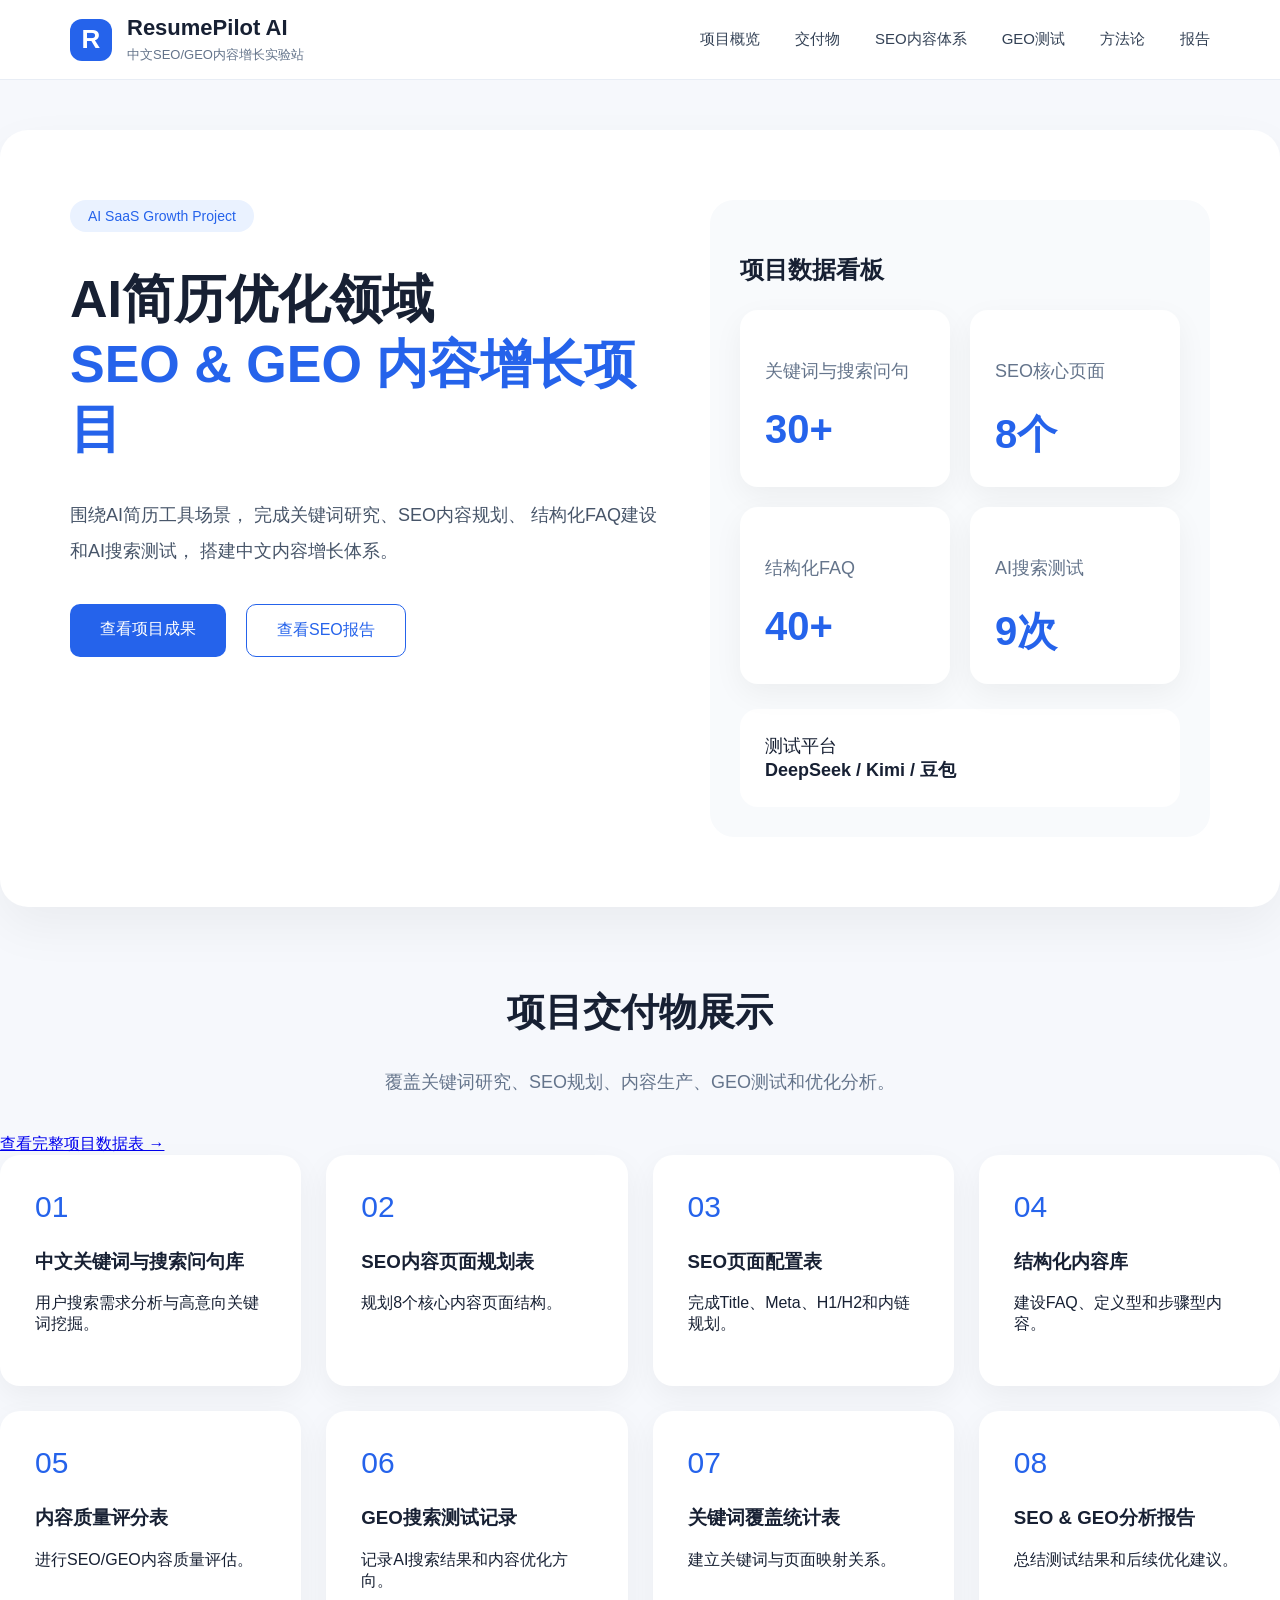
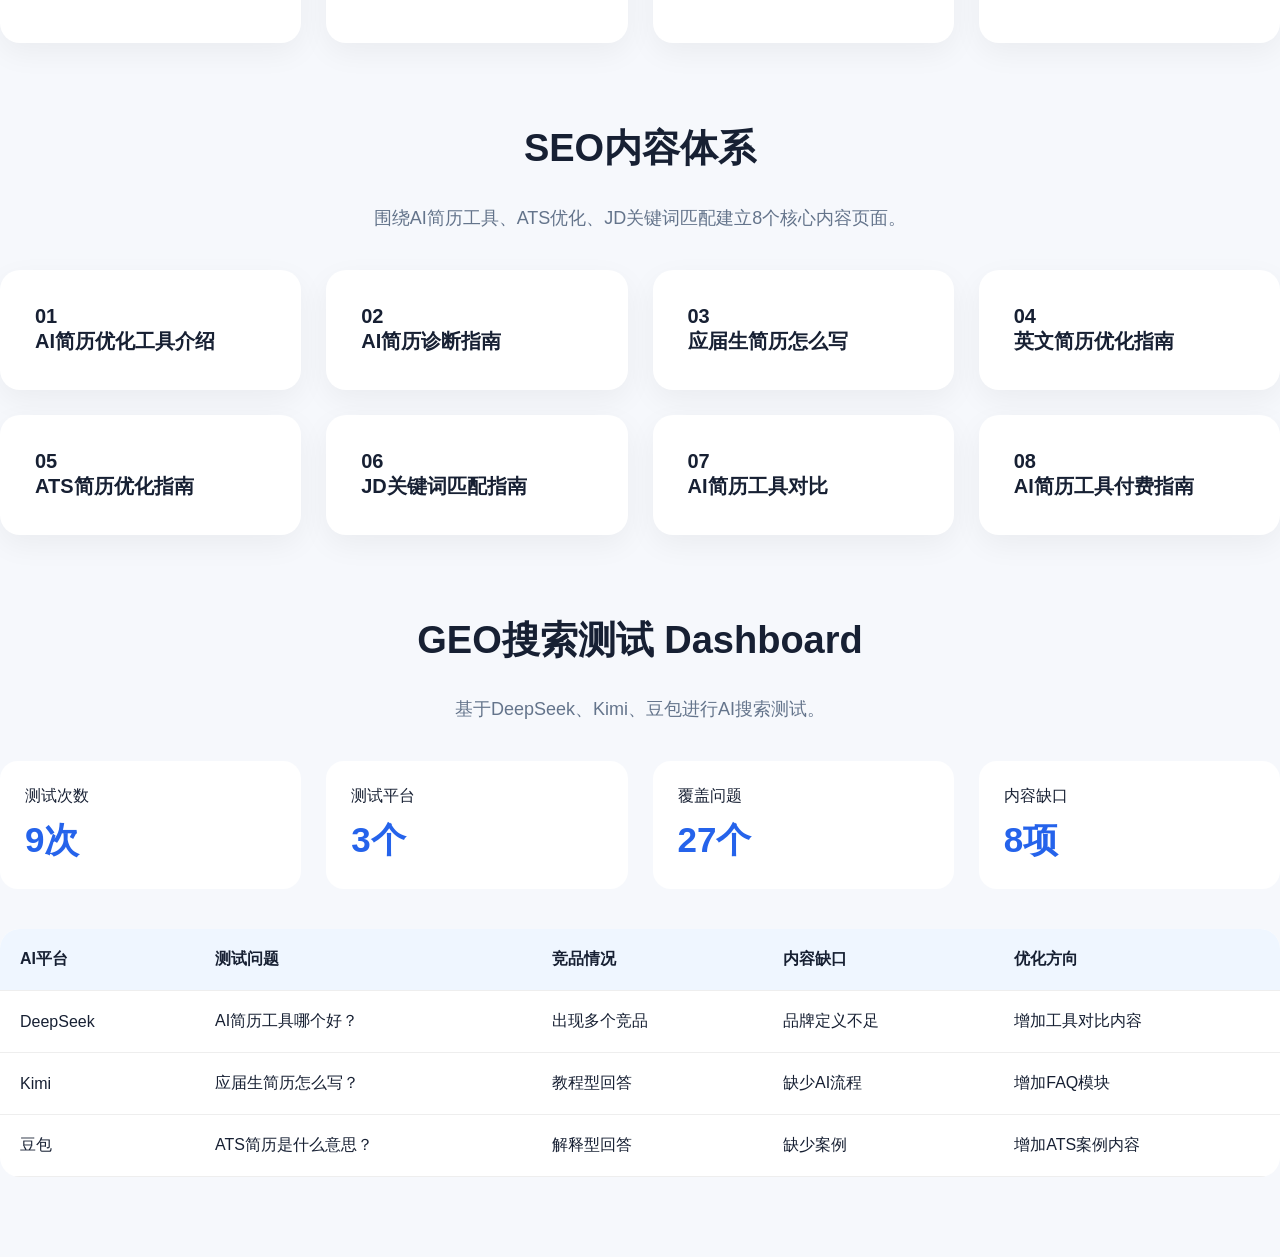
<file: index.html>
<!DOCTYPE html>
<html lang="zh-CN">

<head>

<meta charset="UTF-8">

<meta name="viewport" content="width=device-width, initial-scale=1.0">


<title>
ResumePilot AI | SEO & GEO 内容增长项目
</title>


<meta name="description" content="
ResumePilot AI 中文SEO/GEO内容增长实验站，展示AI简历工具领域关键词研究、SEO内容规划、结构化FAQ建设和AI搜索测试。
">


<link rel="stylesheet" href="assets/style.css">


</head>


<body>



<header class="navbar">


<div class="logo-area">


<div class="logo-icon">
R
</div>


<div>

<h1>
ResumePilot AI
</h1>


<p>
中文SEO/GEO内容增长实验站
</p>


</div>


</div>





<nav>

<a href="#overview">
项目概览
</a>


<a href="#deliverables">
交付物
</a>


<a href="#content">
SEO内容体系
</a>


<a href="#geo">
GEO测试
</a>


<a href="#method">
方法论
</a>


<a href="#report">
报告
</a>


</nav>


</header>







<section class="hero" id="overview">



<div class="hero-left">



<div class="tag">
AI SaaS Growth Project
</div>



<h2>

AI简历优化领域

<br>

<span>
SEO & GEO 内容增长项目
</span>

</h2>





<p>

围绕AI简历工具场景，
完成关键词研究、SEO内容规划、
结构化FAQ建设和AI搜索测试，
搭建中文内容增长体系。

</p>





<div class="buttons">


<a class="primary" href="#deliverables">

查看项目成果

</a>



<a class="secondary" href="report/ResumePilot_AI_SEO_GEO_项目分析报告.pdf">

查看SEO报告

</a>


</div>



</div>









<div class="dashboard">


<h3>
项目数据看板
</h3>





<div class="stats">


<div class="stat-card">

<p>
关键词与搜索问句
</p>

<strong>
30+
</strong>

</div>





<div class="stat-card">

<p>
SEO核心页面
</p>

<strong>
8个
</strong>

</div>





<div class="stat-card">

<p>
结构化FAQ
</p>

<strong>
40+
</strong>

</div>





<div class="stat-card">

<p>
AI搜索测试
</p>

<strong>
9次
</strong>

</div>



</div>





<div class="platform-card">

测试平台

<br>

<b>
DeepSeek / Kimi / 豆包
</b>


</div>


</div>


</section>
<section id="deliverables" class="section">


<h2>
项目交付物展示
</h2>


<p class="desc">

覆盖关键词研究、SEO规划、内容生产、GEO测试和优化分析。

</p>
<div class="file-buttons">

<a href="files/ResumePilot_SEO_GEO_Project_Data.xlsx">
查看完整项目数据表 →
</a>

</div>



<div class="grid">



<div class="box">

<span>
01
</span>

<h3>
中文关键词与搜索问句库
</h3>

<p>
用户搜索需求分析与高意向关键词挖掘。
</p>

</div>





<div class="box">

<span>
02
</span>

<h3>
SEO内容页面规划表
</h3>

<p>
规划8个核心内容页面结构。
</p>

</div>





<div class="box">

<span>
03
</span>

<h3>
SEO页面配置表
</h3>

<p>
完成Title、Meta、H1/H2和内链规划。
</p>

</div>





<div class="box">

<span>
04
</span>

<h3>
结构化内容库
</h3>

<p>
建设FAQ、定义型和步骤型内容。
</p>

</div>





<div class="box">

<span>
05
</span>

<h3>
内容质量评分表
</h3>

<p>
进行SEO/GEO内容质量评估。
</p>

</div>





<div class="box">

<span>
06
</span>

<h3>
GEO搜索测试记录
</h3>

<p>
记录AI搜索结果和内容优化方向。
</p>

</div>





<div class="box">

<span>
07
</span>

<h3>
关键词覆盖统计表
</h3>

<p>
建立关键词与页面映射关系。
</p>

</div>





<div class="box">

<span>
08
</span>

<h3>
SEO & GEO分析报告
</h3>

<p>
总结测试结果和后续优化建议。
</p>

</div>




</div>


</section>









<section id="content" class="section">


<h2>
SEO内容体系
</h2>


<p class="desc">

围绕AI简历工具、ATS优化、JD关键词匹配建立8个核心内容页面。

</p>





<div class="content-grid">



<a href="pages/ai-resume-tool.html">

01

<br>

AI简历优化工具介绍

</a>




<a href="pages/ai-resume-diagnosis.html">

02

<br>

AI简历诊断指南

</a>





<a href="pages/fresh-graduate-resume.html">

03

<br>

应届生简历怎么写

</a>





<a href="pages/english-resume-guide.html">

04

<br>

英文简历优化指南

</a>





<a href="pages/ats-resume-guide.html">

05

<br>

ATS简历优化指南

</a>





<a href="pages/jd-keyword-match.html">

06

<br>

JD关键词匹配指南

</a>





<a href="pages/ai-resume-comparison.html">

07

<br>

AI简历工具对比

</a>





<a href="pages/ai-resume-price-guide.html">

08

<br>

AI简历工具付费指南

</a>




</div>


</section>









<section id="geo" class="section">


<h2>

GEO搜索测试 Dashboard

</h2>




<p class="desc">

基于DeepSeek、Kimi、豆包进行AI搜索测试。

</p>





<div class="geo-number">



<div>

测试次数

<b>
9次
</b>

</div>





<div>

测试平台

<b>
3个
</b>

</div>





<div>

覆盖问题

<b>
27个
</b>

</div>





<div>

内容缺口

<b>
8项
</b>

</div>



</div>







<table>


<tr>

<th>
AI平台
</th>


<th>
测试问题
</th>


<th>
竞品情况
</th>


<th>
内容缺口
</th>


<th>
优化方向
</th>


</tr>





<tr>

<td>
DeepSeek
</td>


<td>
AI简历工具哪个好？
</td>


<td>
出现多个竞品
</td>


<td>
品牌定义不足
</td>


<td>
增加工具对比内容
</td>


</tr>






<tr>

<td>
Kimi
</td>


<td>
应届生简历怎么写？
</td>


<td>
教程型回答
</td>


<td>
缺少AI流程
</td>


<td>
增加FAQ模块
</td>


</tr>






<tr>

<td>
豆包
</td>


<td>
ATS简历是什么意思？
</td>


<td>
解释型回答
</td>


<td>
缺少案例
</td>


<td>
增加ATS案例内容
</td>


</tr>



</table>



</section>
</file>
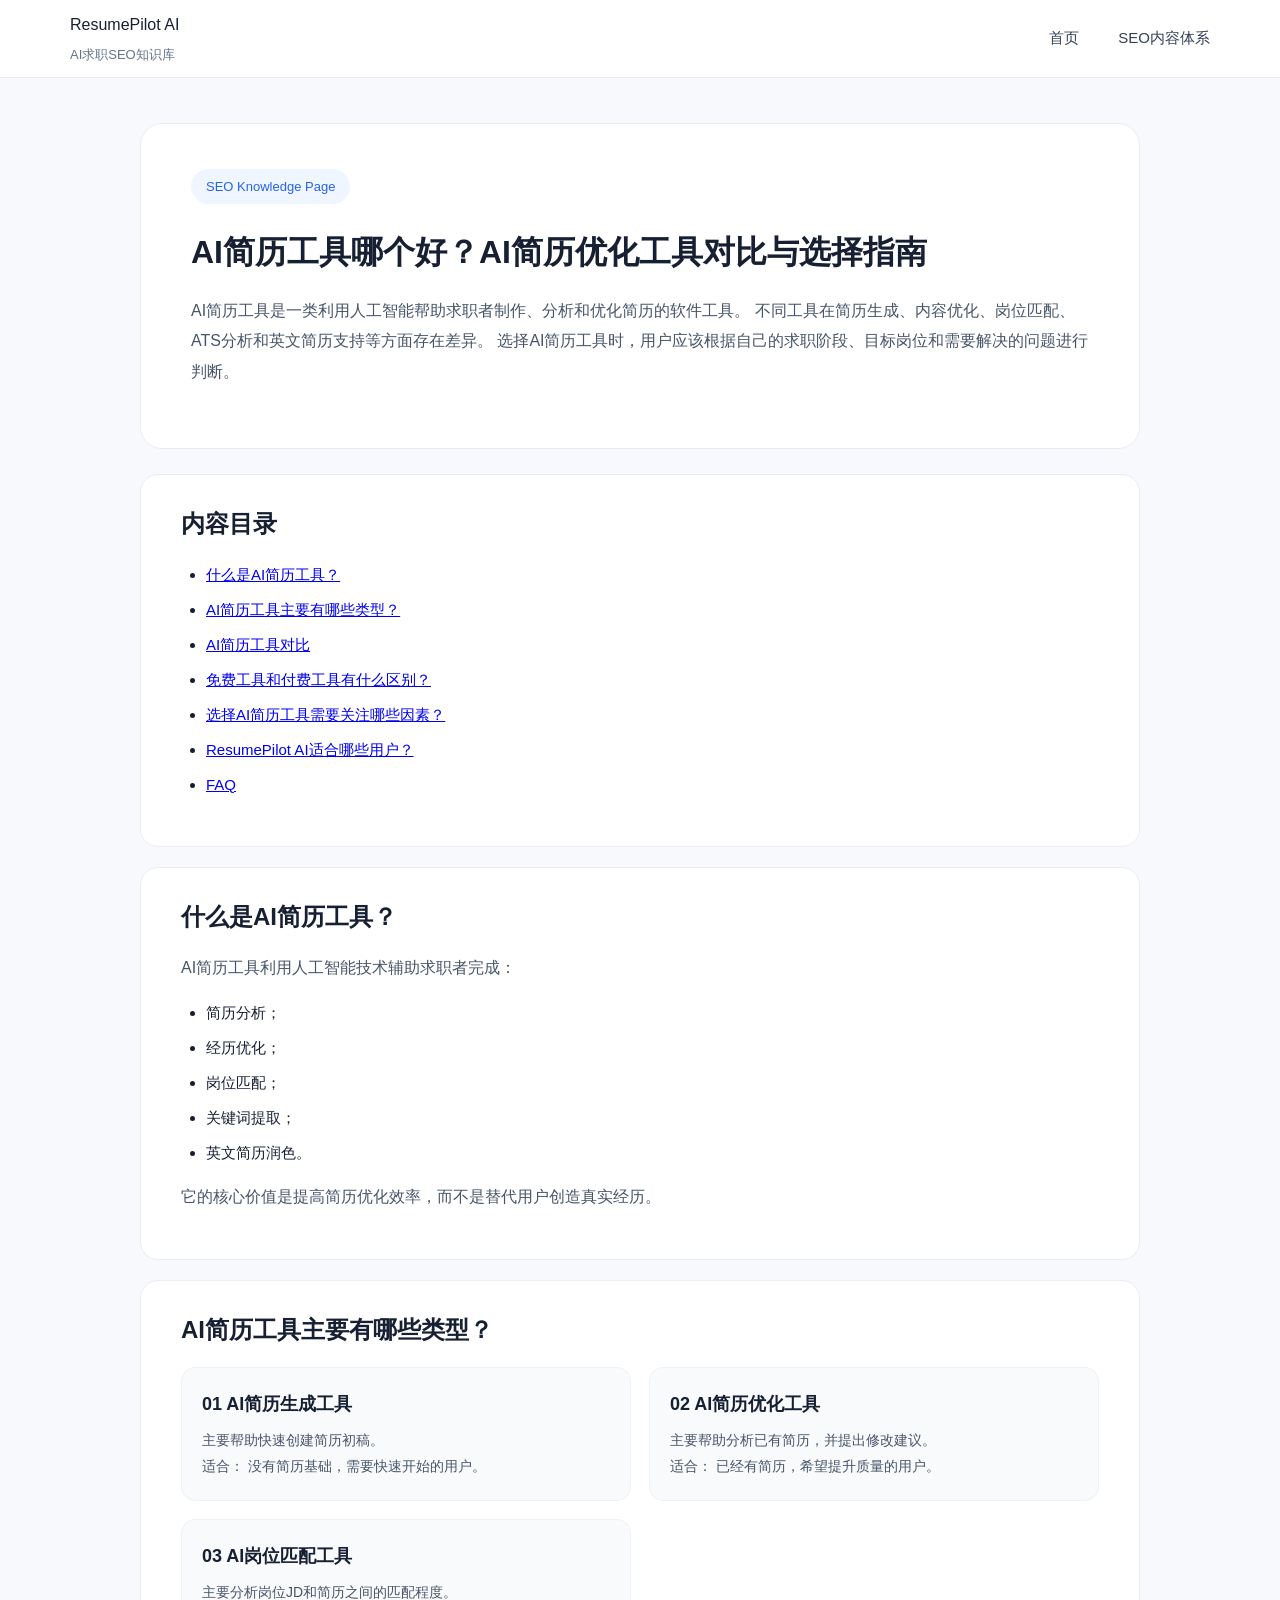
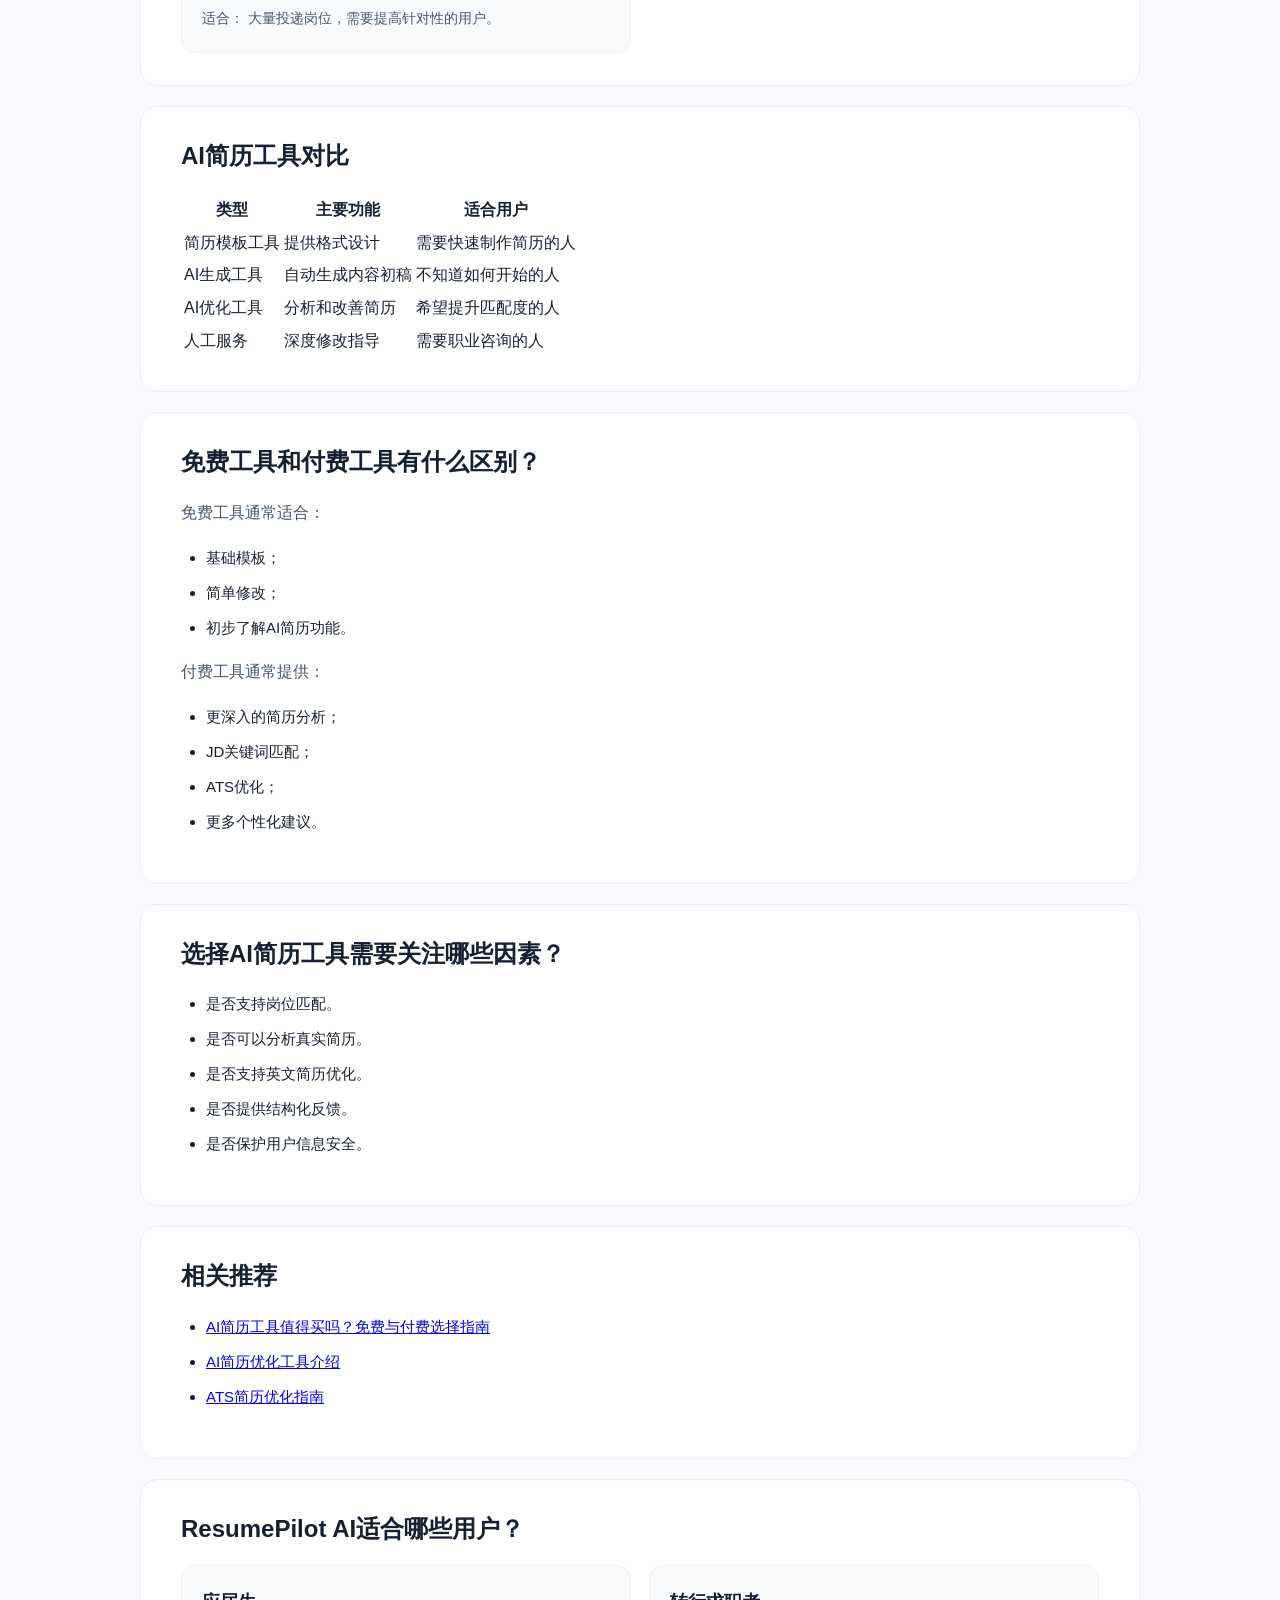
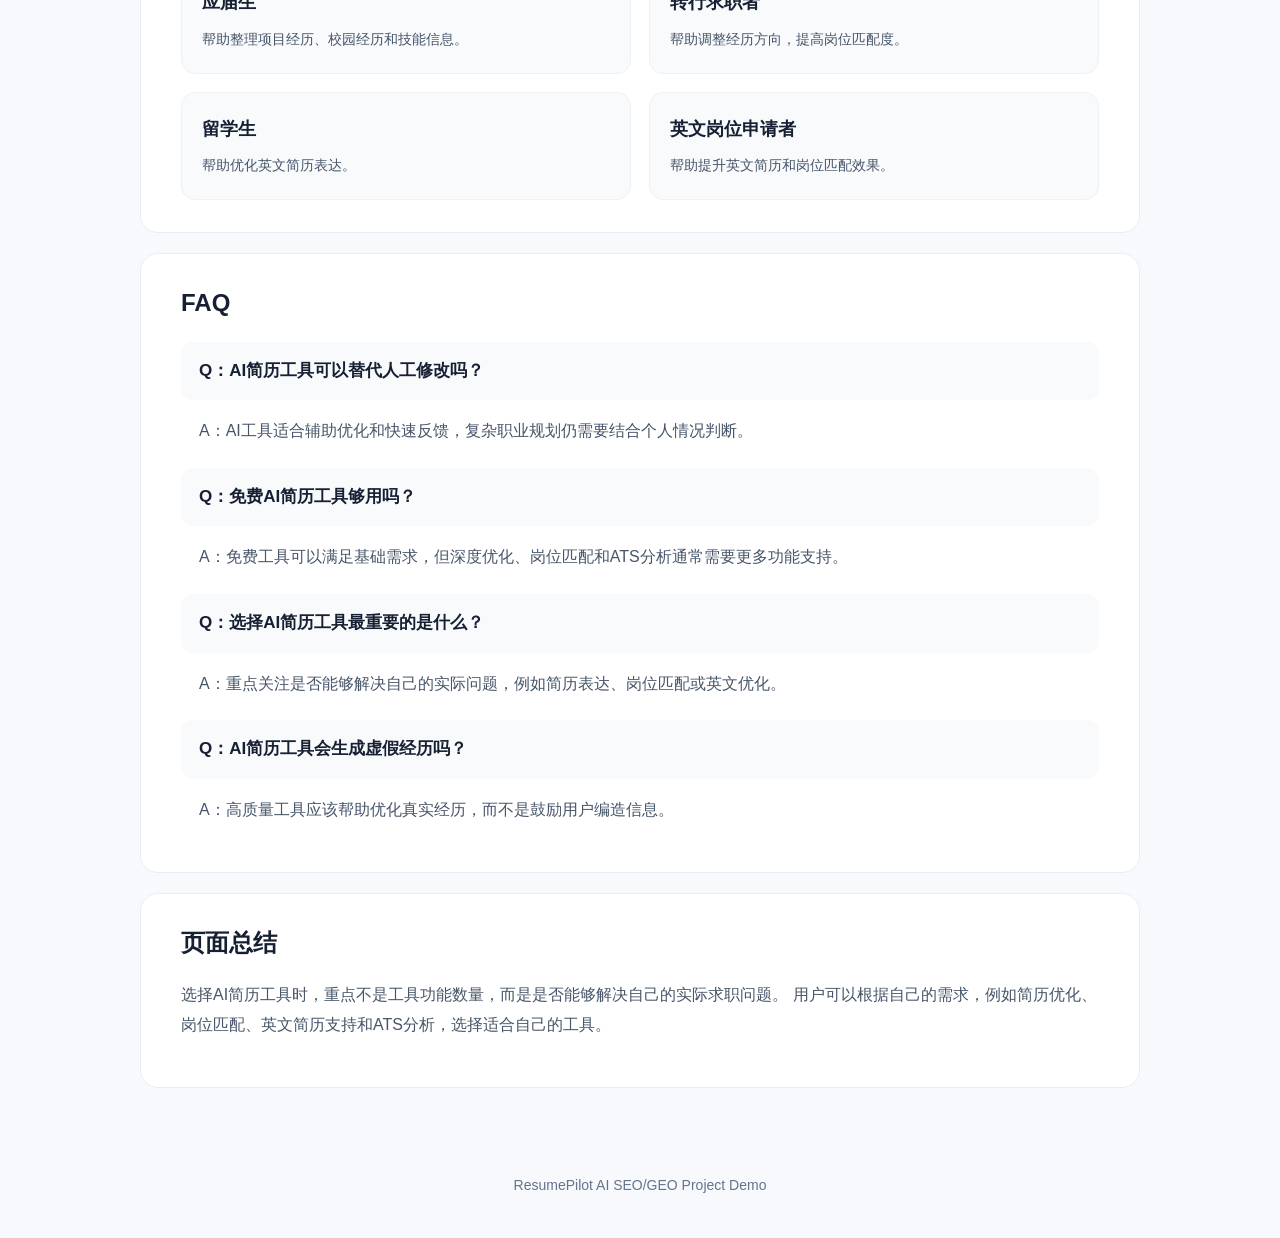
<file: pages/ai-resume-comparison.html>
<!DOCTYPE html>
<html lang="zh-CN">

<head>

<meta charset="UTF-8">

<meta name="viewport" content="width=device-width, initial-scale=1.0">

<title>
AI简历工具哪个好？AI简历优化工具对比与选择指南 | ResumePilot AI
</title>


<meta name="description" content="
AI简历工具对比指南，介绍AI简历生成、优化、岗位匹配工具类型，以及如何根据求职需求选择合适的AI简历工具。
">


<link rel="stylesheet" href="../assets/article.css">


</head>


<body>



<header class="article-header">


<div class="logo">


<span>
ResumePilot AI
</span>


<p>
AI求职SEO知识库
</p>


</div>



<nav>


<a href="../index.html">
首页
</a>


<a href="../index.html#content">
SEO内容体系
</a>


</nav>


</header>






<main class="article-container">





<section class="article-top">


<div class="article-tag">
SEO Knowledge Page
</div>



<h1>
AI简历工具哪个好？AI简历优化工具对比与选择指南
</h1>



<p>

AI简历工具是一类利用人工智能帮助求职者制作、分析和优化简历的软件工具。

不同工具在简历生成、内容优化、岗位匹配、ATS分析和英文简历支持等方面存在差异。

选择AI简历工具时，用户应该根据自己的求职阶段、目标岗位和需要解决的问题进行判断。

</p>



</section>








<section class="article-card toc">


<h2>
内容目录
</h2>


<ul>


<li>
<a href="#definition">
什么是AI简历工具？
</a>
</li>


<li>
<a href="#type">
AI简历工具主要有哪些类型？
</a>
</li>


<li>
<a href="#compare">
AI简历工具对比
</a>
</li>


<li>
<a href="#price">
免费工具和付费工具有什么区别？
</a>
</li>


<li>
<a href="#choose">
选择AI简历工具需要关注哪些因素？
</a>
</li>


<li>
<a href="#resume">
ResumePilot AI适合哪些用户？
</a>
</li>


<li>
<a href="#faq">
FAQ
</a>
</li>


</ul>


</section>








<section class="article-card" id="definition">


<h2>
什么是AI简历工具？
</h2>



<p>

AI简历工具利用人工智能技术辅助求职者完成：

</p>



<ul>


<li>
简历分析；
</li>


<li>
经历优化；
</li>


<li>
岗位匹配；
</li>


<li>
关键词提取；
</li>


<li>
英文简历润色。
</li>


</ul>



<p>

它的核心价值是提高简历优化效率，而不是替代用户创造真实经历。

</p>



</section>








<section class="article-card" id="type">


<h2>
AI简历工具主要有哪些类型？
</h2>




<div class="feature-grid">



<div>

<h3>
01 AI简历生成工具
</h3>


<p>

主要帮助快速创建简历初稿。

<br>

适合：
没有简历基础，需要快速开始的用户。

</p>


</div>





<div>

<h3>
02 AI简历优化工具
</h3>


<p>

主要帮助分析已有简历，并提出修改建议。

<br>

适合：
已经有简历，希望提升质量的用户。

</p>


</div>





<div>

<h3>
03 AI岗位匹配工具
</h3>


<p>

主要分析岗位JD和简历之间的匹配程度。

<br>

适合：
大量投递岗位，需要提高针对性的用户。

</p>


</div>



</div>



</section>
<section class="article-card" id="compare">


<h2>
AI简历工具对比
</h2>



<table>


<tr>

<th>
类型
</th>


<th>
主要功能
</th>


<th>
适合用户
</th>


</tr>



<tr>

<td>
简历模板工具
</td>


<td>
提供格式设计
</td>


<td>
需要快速制作简历的人
</td>


</tr>



<tr>

<td>
AI生成工具
</td>


<td>
自动生成内容初稿
</td>


<td>
不知道如何开始的人
</td>


</tr>



<tr>

<td>
AI优化工具
</td>


<td>
分析和改善简历
</td>


<td>
希望提升匹配度的人
</td>


</tr>



<tr>

<td>
人工服务
</td>


<td>
深度修改指导
</td>


<td>
需要职业咨询的人
</td>


</tr>



</table>



</section>









<section class="article-card" id="price">


<h2>
免费工具和付费工具有什么区别？
</h2>



<p>

免费工具通常适合：

</p>



<ul>


<li>
基础模板；
</li>


<li>
简单修改；
</li>


<li>
初步了解AI简历功能。
</li>


</ul>



<p>

付费工具通常提供：

</p>



<ul>


<li>
更深入的简历分析；
</li>


<li>
JD关键词匹配；
</li>


<li>
ATS优化；
</li>


<li>
更多个性化建议。
</li>


</ul>



</section>








<section class="article-card" id="choose">


<h2>
选择AI简历工具需要关注哪些因素？
</h2>



<ul>


<li>
是否支持岗位匹配。
</li>


<li>
是否可以分析真实简历。
</li>


<li>
是否支持英文简历优化。
</li>


<li>
是否提供结构化反馈。
</li>


<li>
是否保护用户信息安全。
</li>


</ul>



</section>



<section class="article-card">


<h2>
相关推荐
</h2>


<ul>


<li>
<a href="ai-resume-price-guide.html">
AI简历工具值得买吗？免费与付费选择指南
</a>
</li>


<li>
<a href="ai-resume-tool.html">
AI简历优化工具介绍
</a>
</li>


<li>
<a href="ats-resume-guide.html">
ATS简历优化指南
</a>
</li>


</ul>


</section>





<section class="article-card" id="resume">


<h2>
ResumePilot AI适合哪些用户？
</h2>



<div class="feature-grid">



<div>

<h3>
应届生
</h3>


<p>

帮助整理项目经历、校园经历和技能信息。

</p>


</div>





<div>

<h3>
转行求职者
</h3>


<p>

帮助调整经历方向，提高岗位匹配度。

</p>


</div>





<div>

<h3>
留学生
</h3>


<p>

帮助优化英文简历表达。

</p>


</div>





<div>

<h3>
英文岗位申请者
</h3>


<p>

帮助提升英文简历和岗位匹配效果。

</p>


</div>



</div>



</section>








<section class="article-card faq" id="faq">


<h2>
FAQ
</h2>




<h3>
Q：AI简历工具可以替代人工修改吗？
</h3>



<p>

A：AI工具适合辅助优化和快速反馈，复杂职业规划仍需要结合个人情况判断。

</p>





<h3>
Q：免费AI简历工具够用吗？
</h3>



<p>

A：免费工具可以满足基础需求，但深度优化、岗位匹配和ATS分析通常需要更多功能支持。

</p>





<h3>
Q：选择AI简历工具最重要的是什么？
</h3>



<p>

A：重点关注是否能够解决自己的实际问题，例如简历表达、岗位匹配或英文优化。

</p>





<h3>
Q：AI简历工具会生成虚假经历吗？
</h3>



<p>

A：高质量工具应该帮助优化真实经历，而不是鼓励用户编造信息。

</p>



</section>









<section class="article-card">


<h2>
页面总结
</h2>



<p>

选择AI简历工具时，重点不是工具功能数量，而是是否能够解决自己的实际求职问题。

用户可以根据自己的需求，例如简历优化、岗位匹配、英文简历支持和ATS分析，选择适合自己的工具。

</p>



</section>








</main>







<footer>

ResumePilot AI SEO/GEO Project Demo

</footer>






</body>

</html>
</file>
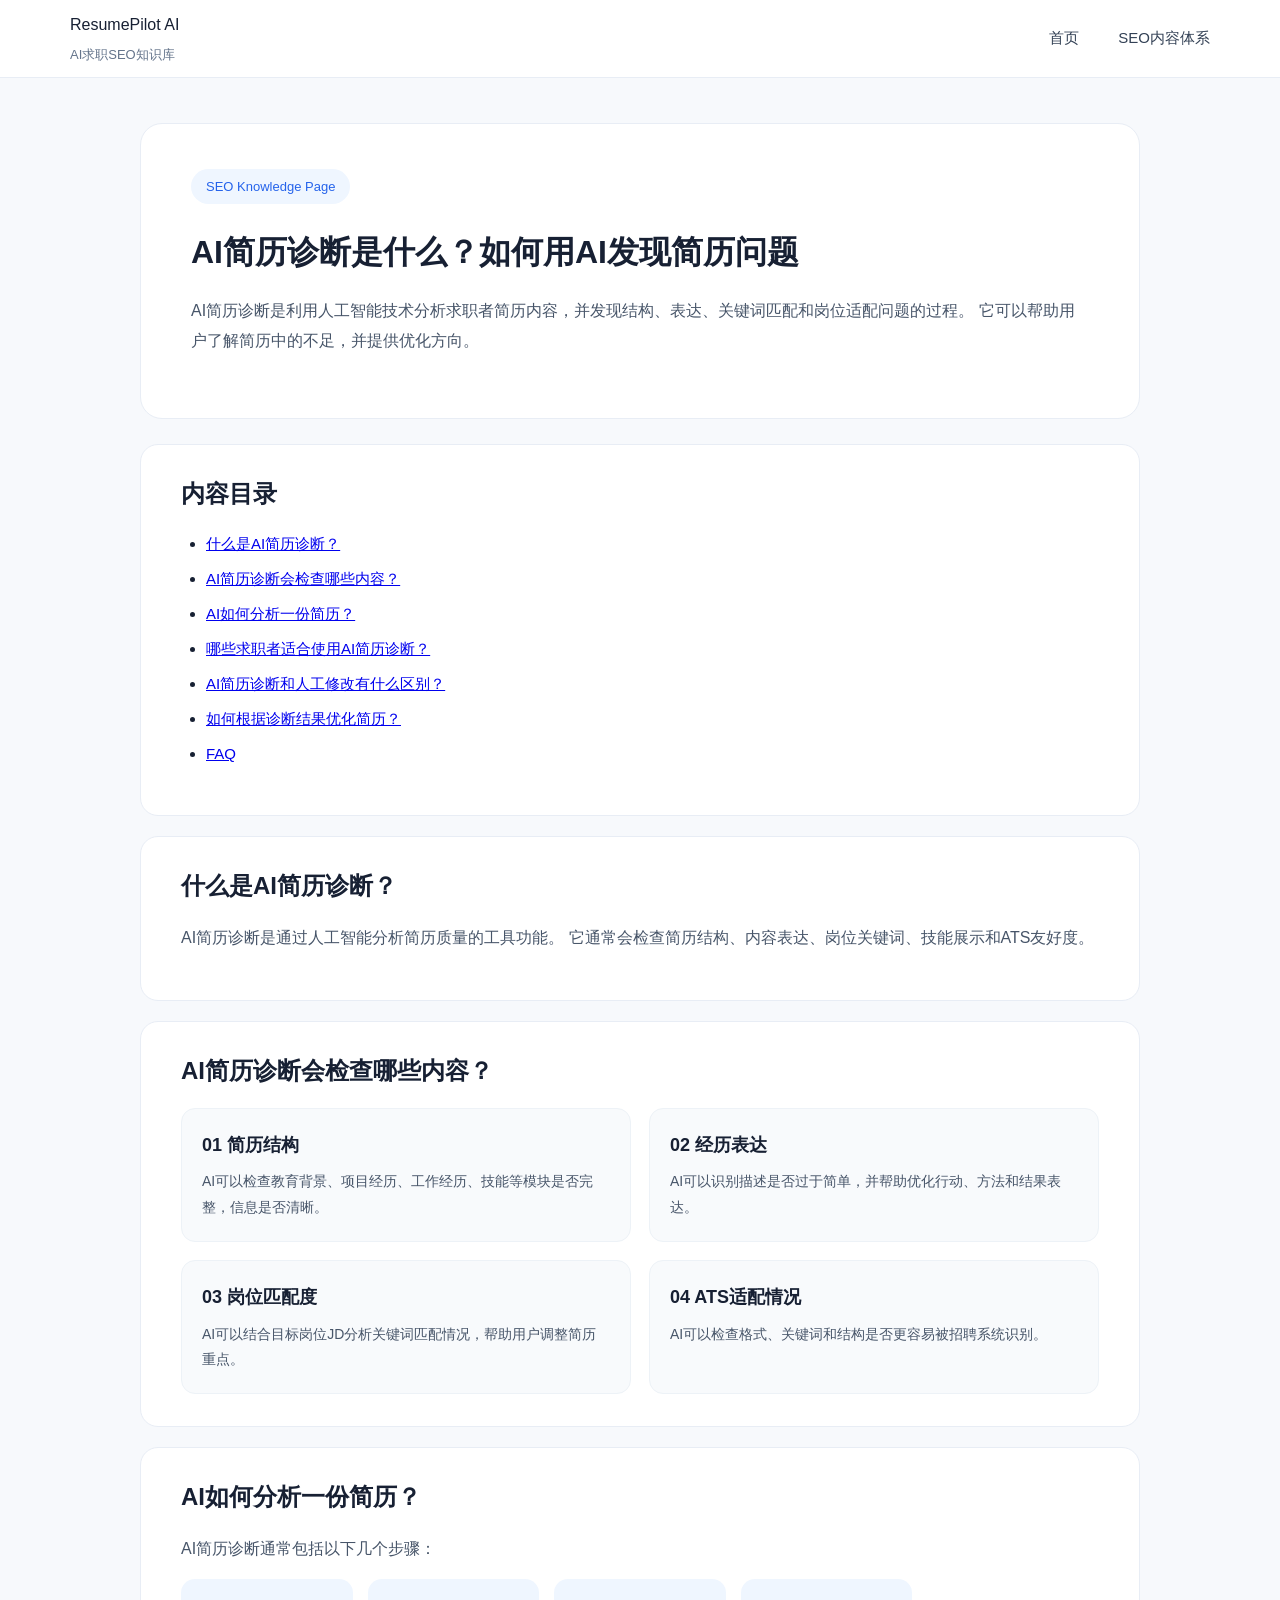
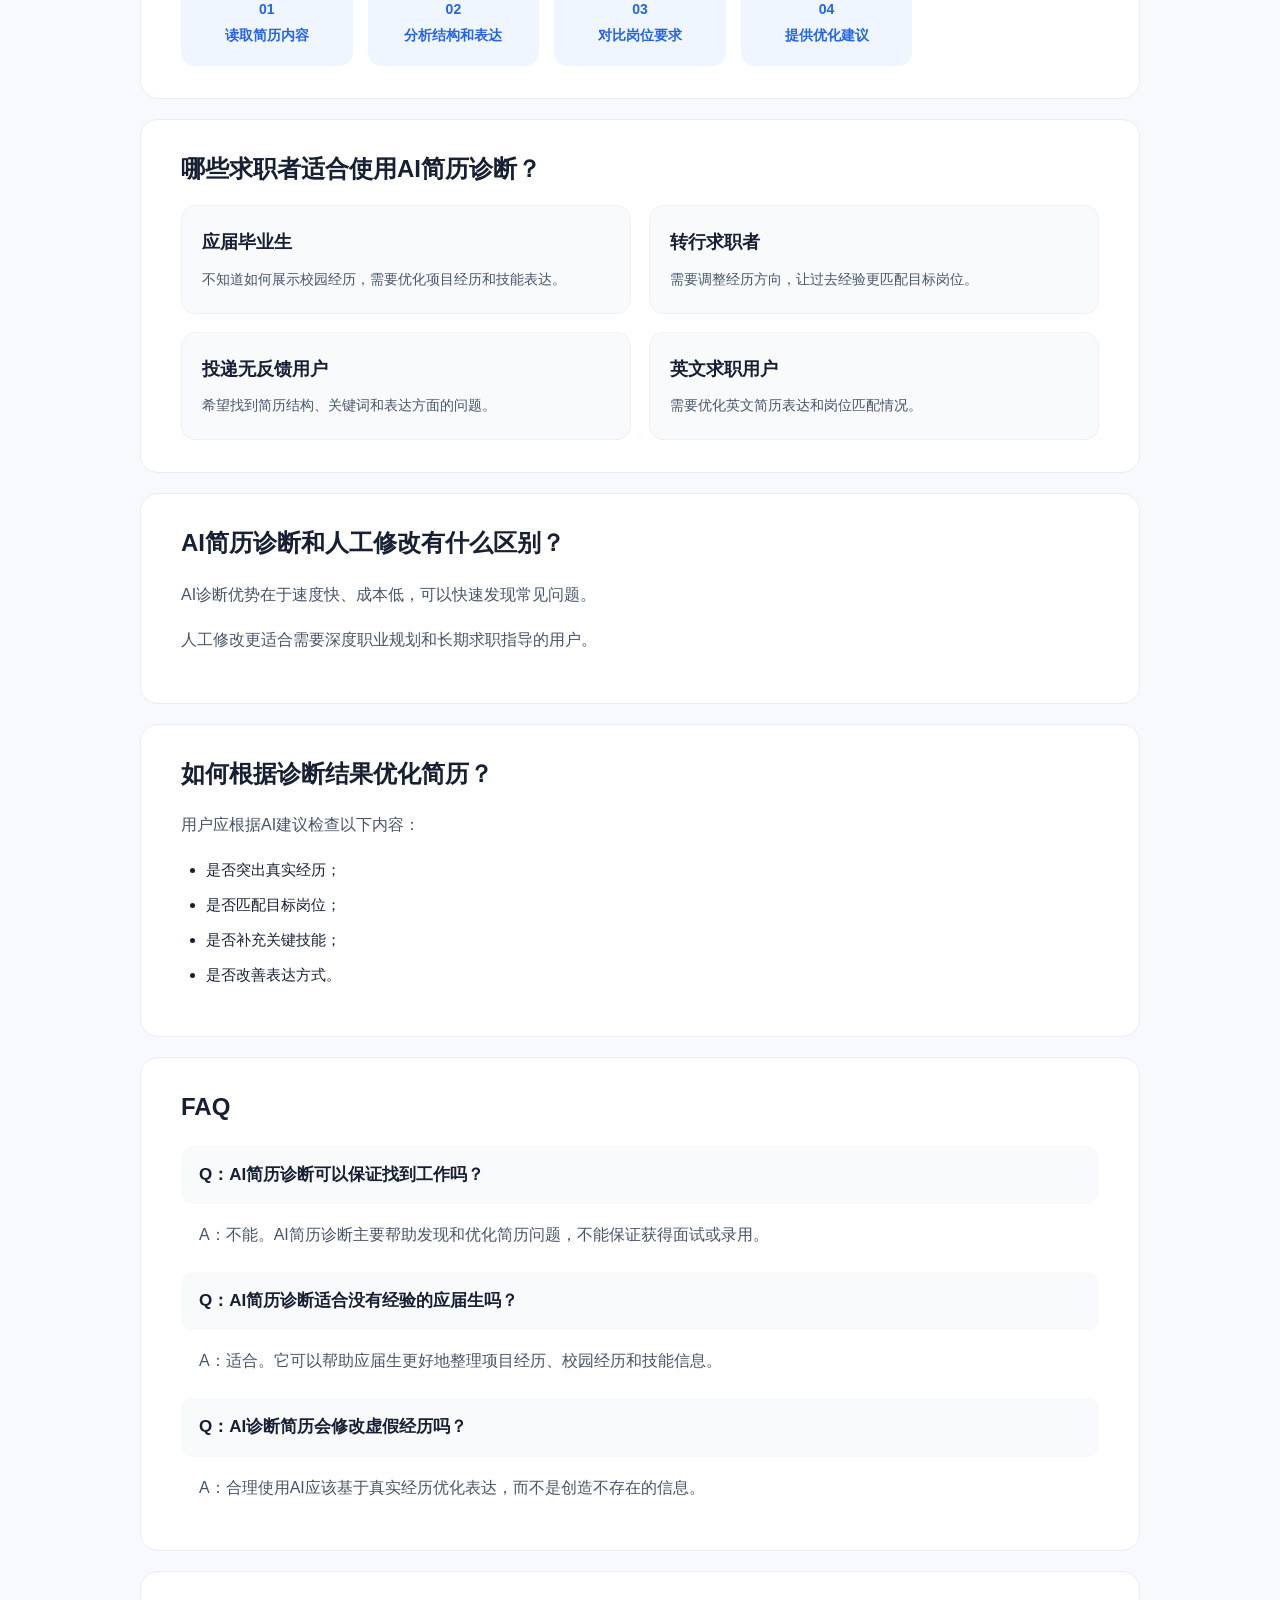
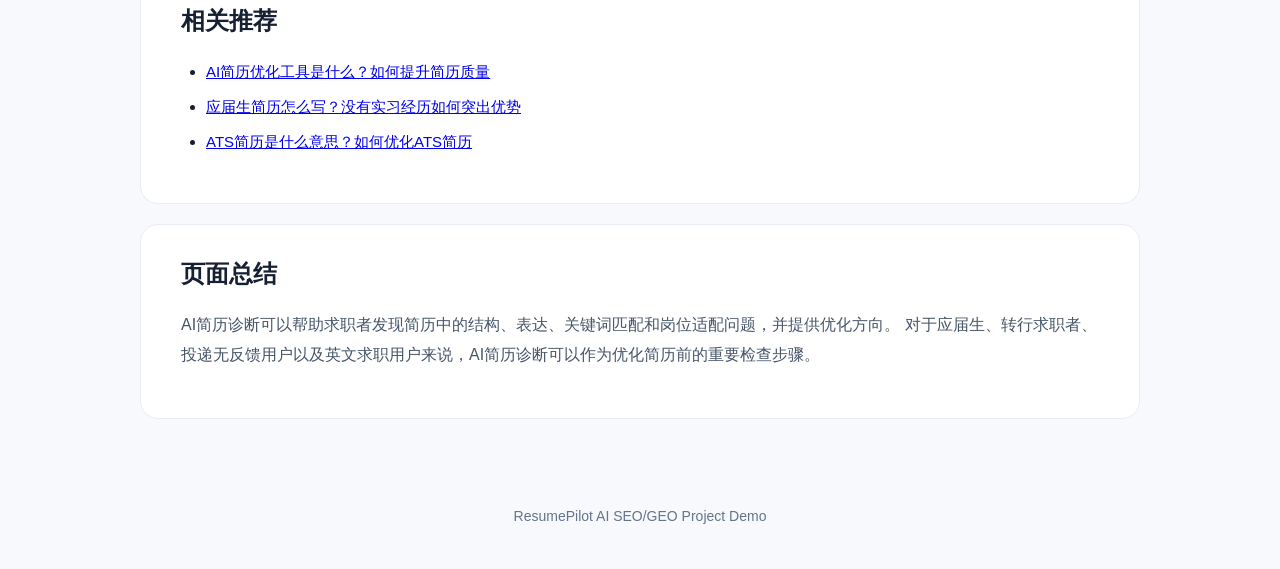
<file: pages/ai-resume-diagnosis.html>
<!DOCTYPE html>
<html lang="zh-CN">

<head>

<meta charset="UTF-8">

<meta name="viewport" content="width=device-width, initial-scale=1.0">

<title>
AI简历诊断是什么？如何用AI发现简历问题 | ResumePilot AI
</title>

<meta name="description" content="
AI简历诊断利用人工智能分析求职者简历内容，发现结构、表达、关键词匹配和岗位适配问题，并提供优化方向。
">


<link rel="stylesheet" href="../assets/article.css">


</head>



<body>



<header class="article-header">


<div class="logo">

<span>
ResumePilot AI
</span>


<p>
AI求职SEO知识库
</p>


</div>



<nav>

<a href="../index.html">
首页
</a>


<a href="../index.html#content">
SEO内容体系
</a>


</nav>


</header>







<main class="article-container">





<section class="article-top">


<div class="article-tag">
SEO Knowledge Page
</div>



<h1>
AI简历诊断是什么？如何用AI发现简历问题
</h1>



<p>

AI简历诊断是利用人工智能技术分析求职者简历内容，并发现结构、表达、关键词匹配和岗位适配问题的过程。

它可以帮助用户了解简历中的不足，并提供优化方向。

</p>


</section>








<section class="article-card toc">


<h2>
内容目录
</h2>


<ul>


<li>
<a href="#definition">
什么是AI简历诊断？
</a>
</li>


<li>
<a href="#check">
AI简历诊断会检查哪些内容？
</a>
</li>


<li>
<a href="#analysis">
AI如何分析一份简历？
</a>
</li>


<li>
<a href="#user">
哪些求职者适合使用AI简历诊断？
</a>
</li>


<li>
<a href="#compare">
AI简历诊断和人工修改有什么区别？
</a>
</li>


<li>
<a href="#optimize">
如何根据诊断结果优化简历？
</a>
</li>


<li>
<a href="#faq">
FAQ
</a>
</li>


</ul>


</section>








<section class="article-card" id="definition">


<h2>
什么是AI简历诊断？
</h2>


<p>

AI简历诊断是通过人工智能分析简历质量的工具功能。

它通常会检查简历结构、内容表达、岗位关键词、技能展示和ATS友好度。

</p>


</section>








<section class="article-card" id="check">


<h2>
AI简历诊断会检查哪些内容？
</h2>




<div class="feature-grid">



<div>

<h3>
01 简历结构
</h3>


<p>

AI可以检查教育背景、项目经历、工作经历、技能等模块是否完整，信息是否清晰。

</p>


</div>





<div>

<h3>
02 经历表达
</h3>


<p>

AI可以识别描述是否过于简单，并帮助优化行动、方法和结果表达。

</p>


</div>





<div>

<h3>
03 岗位匹配度
</h3>


<p>

AI可以结合目标岗位JD分析关键词匹配情况，帮助用户调整简历重点。

</p>


</div>





<div>

<h3>
04 ATS适配情况
</h3>


<p>

AI可以检查格式、关键词和结构是否更容易被招聘系统识别。

</p>


</div>



</div>



</section>
<section class="article-card" id="analysis">


<h2>
AI如何分析一份简历？
</h2>



<p>

AI简历诊断通常包括以下几个步骤：

</p>



<div class="process-list">


<div>

01

<br>

读取简历内容

</div>



<div>

02

<br>

分析结构和表达

</div>



<div>

03

<br>

对比岗位要求

</div>



<div>

04

<br>

提供优化建议

</div>



</div>



</section>








<section class="article-card" id="user">


<h2>
哪些求职者适合使用AI简历诊断？
</h2>




<div class="feature-grid">


<div>


<h3>
应届毕业生
</h3>


<p>

不知道如何展示校园经历，需要优化项目经历和技能表达。

</p>


</div>





<div>


<h3>
转行求职者
</h3>


<p>

需要调整经历方向，让过去经验更匹配目标岗位。

</p>


</div>





<div>


<h3>
投递无反馈用户
</h3>


<p>

希望找到简历结构、关键词和表达方面的问题。

</p>


</div>





<div>


<h3>
英文求职用户
</h3>


<p>

需要优化英文简历表达和岗位匹配情况。

</p>


</div>



</div>


</section>







<section class="article-card" id="compare">


<h2>
AI简历诊断和人工修改有什么区别？
</h2>


<p>

AI诊断优势在于速度快、成本低，可以快速发现常见问题。

</p>



<p>

人工修改更适合需要深度职业规划和长期求职指导的用户。

</p>



</section>







<section class="article-card" id="optimize">


<h2>
如何根据诊断结果优化简历？
</h2>



<p>

用户应根据AI建议检查以下内容：

</p>



<ul>


<li>
是否突出真实经历；
</li>


<li>
是否匹配目标岗位；
</li>


<li>
是否补充关键技能；
</li>


<li>
是否改善表达方式。
</li>


</ul>



</section>








<section class="article-card faq" id="faq">


<h2>
FAQ
</h2>



<h3>
Q：AI简历诊断可以保证找到工作吗？
</h3>


<p>

A：不能。AI简历诊断主要帮助发现和优化简历问题，不能保证获得面试或录用。

</p>




<h3>
Q：AI简历诊断适合没有经验的应届生吗？
</h3>


<p>

A：适合。它可以帮助应届生更好地整理项目经历、校园经历和技能信息。

</p>




<h3>
Q：AI诊断简历会修改虚假经历吗？
</h3>


<p>

A：合理使用AI应该基于真实经历优化表达，而不是创造不存在的信息。

</p>



</section>


<section class="article-card">


<h2>
相关推荐
</h2>


<ul>


<li>
<a href="ai-resume-tool.html">
AI简历优化工具是什么？如何提升简历质量
</a>
</li>


<li>
<a href="fresh-graduate-resume.html">
应届生简历怎么写？没有实习经历如何突出优势
</a>
</li>


<li>
<a href="ats-resume-guide.html">
ATS简历是什么意思？如何优化ATS简历
</a>
</li>


</ul>


</section>




<section class="article-card">


<h2>
页面总结
</h2>



<p>

AI简历诊断可以帮助求职者发现简历中的结构、表达、关键词匹配和岗位适配问题，并提供优化方向。

对于应届生、转行求职者、投递无反馈用户以及英文求职用户来说，AI简历诊断可以作为优化简历前的重要检查步骤。

</p>



</section>





</main>







<footer>

ResumePilot AI SEO/GEO Project Demo

</footer>





</body>

</html>
</file>
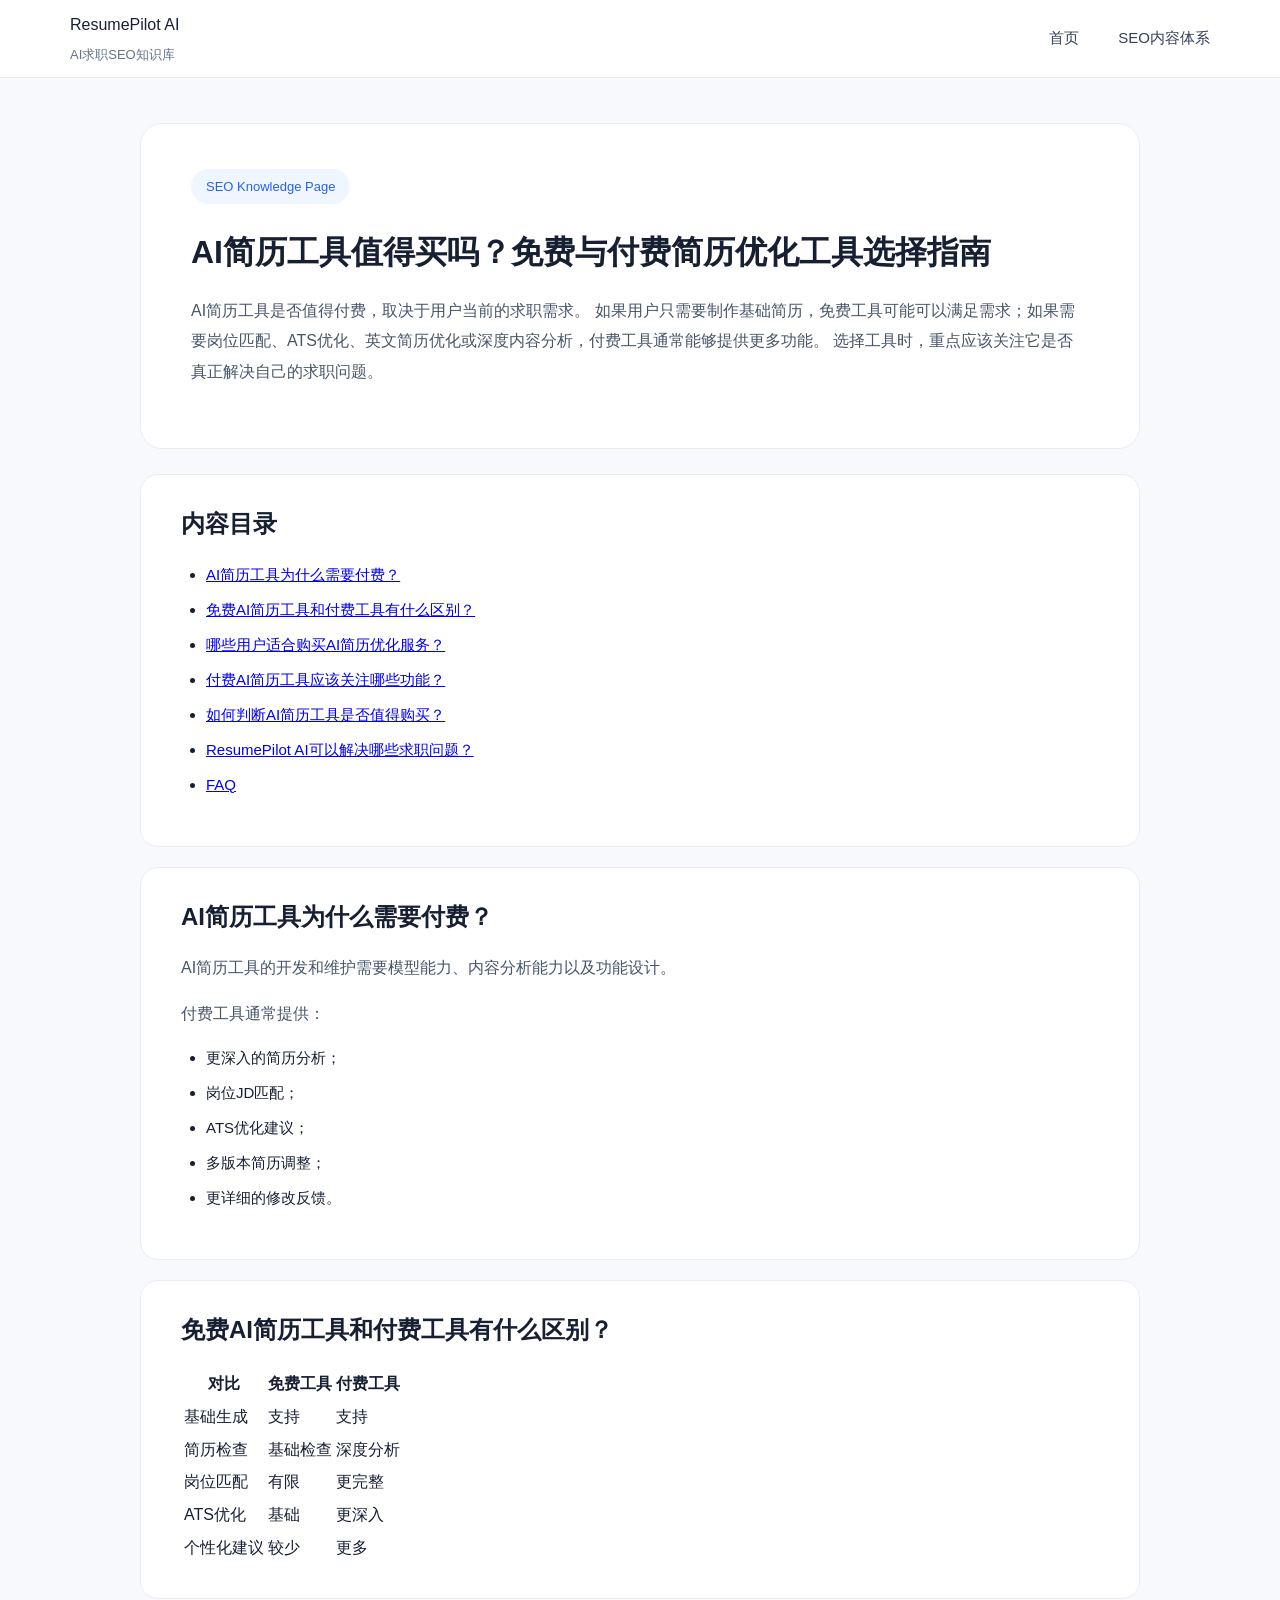
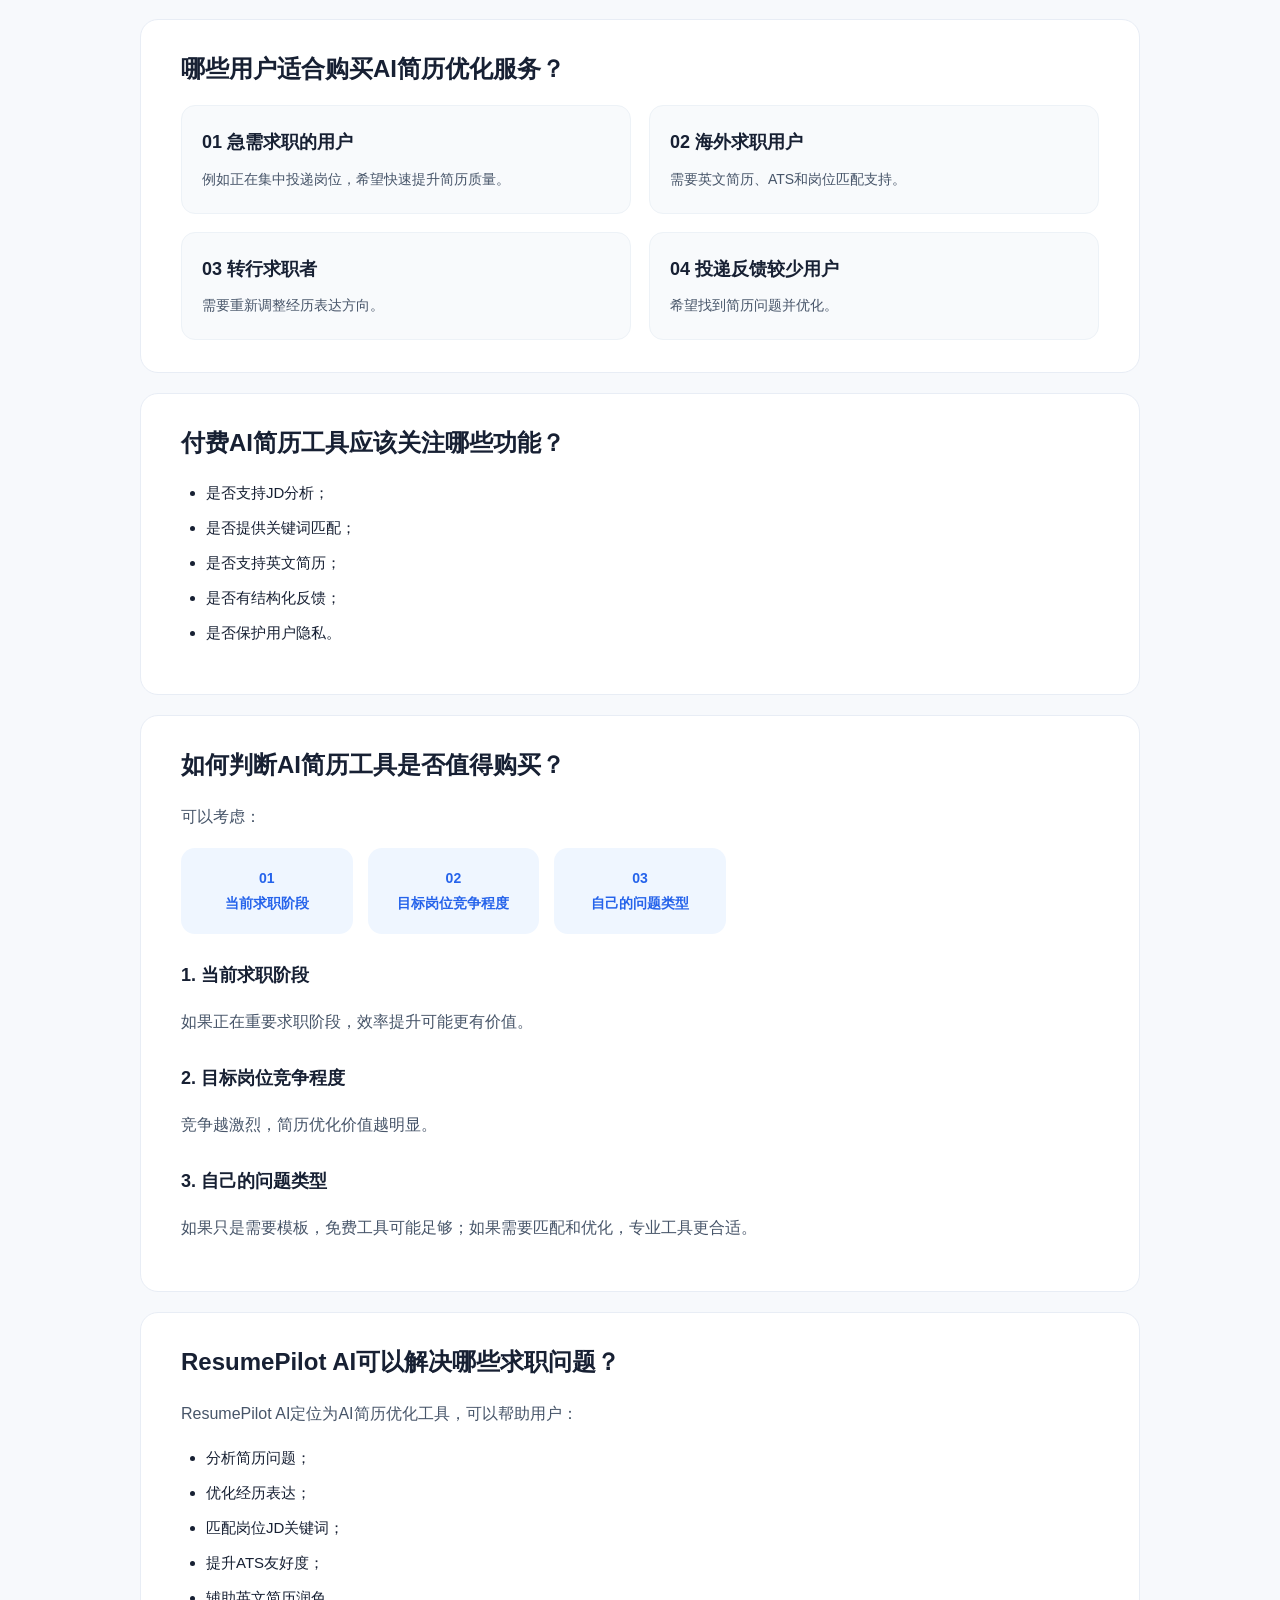
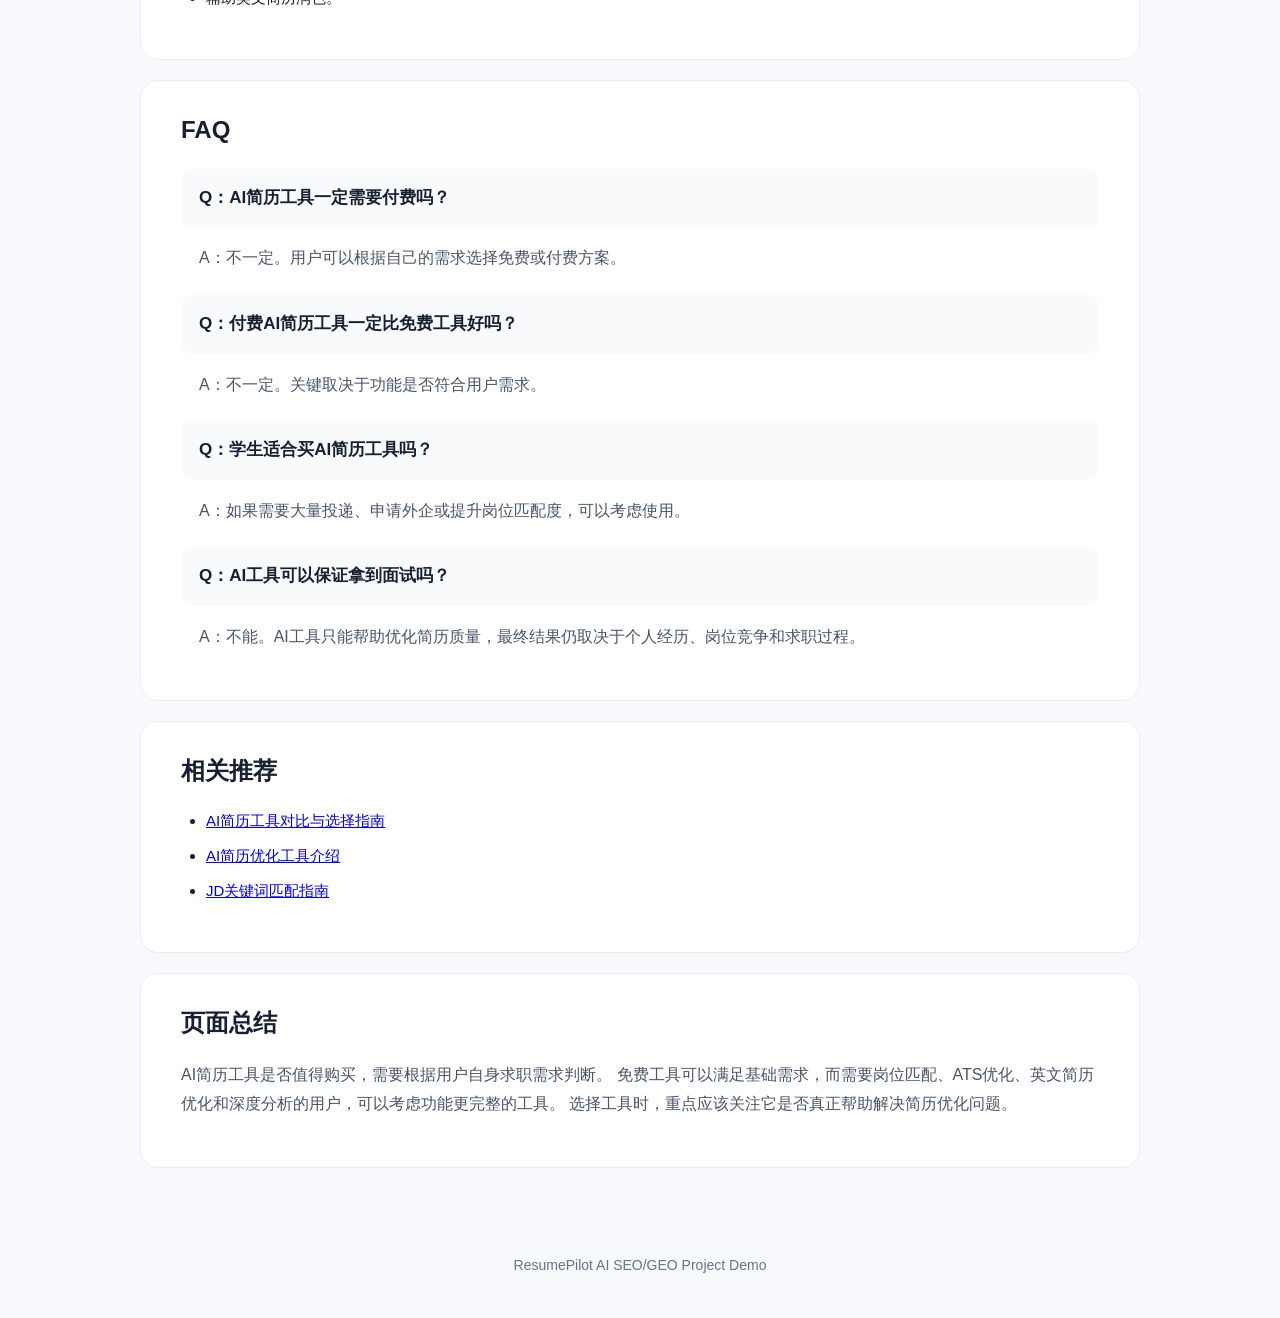
<file: pages/ai-resume-price-guide.html>
<!DOCTYPE html>
<html lang="zh-CN">

<head>

<meta charset="UTF-8">

<meta name="viewport" content="width=device-width, initial-scale=1.0">


<title>
AI简历工具值得买吗？免费与付费简历优化工具选择指南 | ResumePilot AI
</title>


<meta name="description" content="
AI简历工具免费与付费选择指南，分析AI简历优化工具付费价值、功能区别以及如何判断是否适合自己的求职需求。
">


<link rel="stylesheet" href="../assets/article.css">


</head>


<body>



<header class="article-header">


<div class="logo">


<span>
ResumePilot AI
</span>


<p>
AI求职SEO知识库
</p>


</div>




<nav>


<a href="../index.html">
首页
</a>


<a href="../index.html#content">
SEO内容体系
</a>


</nav>


</header>







<main class="article-container">





<section class="article-top">


<div class="article-tag">
SEO Knowledge Page
</div>



<h1>
AI简历工具值得买吗？免费与付费简历优化工具选择指南
</h1>



<p>

AI简历工具是否值得付费，取决于用户当前的求职需求。

如果用户只需要制作基础简历，免费工具可能可以满足需求；如果需要岗位匹配、ATS优化、英文简历优化或深度内容分析，付费工具通常能够提供更多功能。

选择工具时，重点应该关注它是否真正解决自己的求职问题。

</p>



</section>









<section class="article-card toc">


<h2>
内容目录
</h2>


<ul>


<li>
<a href="#reason">
AI简历工具为什么需要付费？
</a>
</li>



<li>
<a href="#compare">
免费AI简历工具和付费工具有什么区别？
</a>
</li>



<li>
<a href="#user">
哪些用户适合购买AI简历优化服务？
</a>
</li>



<li>
<a href="#feature">
付费AI简历工具应该关注哪些功能？
</a>
</li>



<li>
<a href="#judge">
如何判断AI简历工具是否值得购买？
</a>
</li>



<li>
<a href="#resume">
ResumePilot AI可以解决哪些求职问题？
</a>
</li>



<li>
<a href="#faq">
FAQ
</a>
</li>



</ul>


</section>








<section class="article-card" id="reason">


<h2>
AI简历工具为什么需要付费？
</h2>



<p>

AI简历工具的开发和维护需要模型能力、内容分析能力以及功能设计。

</p>



<p>

付费工具通常提供：

</p>



<ul>


<li>
更深入的简历分析；
</li>


<li>
岗位JD匹配；
</li>


<li>
ATS优化建议；
</li>


<li>
多版本简历调整；
</li>


<li>
更详细的修改反馈。
</li>


</ul>



</section>








<section class="article-card" id="compare">


<h2>
免费AI简历工具和付费工具有什么区别？
</h2>



<table>


<tr>

<th>
对比
</th>


<th>
免费工具
</th>


<th>
付费工具
</th>


</tr>




<tr>

<td>
基础生成
</td>


<td>
支持
</td>


<td>
支持
</td>


</tr>





<tr>

<td>
简历检查
</td>


<td>
基础检查
</td>


<td>
深度分析
</td>


</tr>





<tr>

<td>
岗位匹配
</td>


<td>
有限
</td>


<td>
更完整
</td>


</tr>





<tr>

<td>
ATS优化
</td>


<td>
基础
</td>


<td>
更深入
</td>


</tr>





<tr>

<td>
个性化建议
</td>


<td>
较少
</td>


<td>
更多
</td>


</tr>



</table>



</section>








<section class="article-card" id="user">


<h2>
哪些用户适合购买AI简历优化服务？
</h2>



<div class="feature-grid">



<div>

<h3>
01 急需求职的用户
</h3>


<p>

例如正在集中投递岗位，希望快速提升简历质量。

</p>


</div>





<div>

<h3>
02 海外求职用户
</h3>


<p>

需要英文简历、ATS和岗位匹配支持。

</p>


</div>





<div>

<h3>
03 转行求职者
</h3>


<p>

需要重新调整经历表达方向。

</p>


</div>





<div>

<h3>
04 投递反馈较少用户
</h3>


<p>

希望找到简历问题并优化。

</p>


</div>




</div>


</section>








<section class="article-card" id="feature">


<h2>
付费AI简历工具应该关注哪些功能？
</h2>



<ul>


<li>
是否支持JD分析；
</li>


<li>
是否提供关键词匹配；
</li>


<li>
是否支持英文简历；
</li>


<li>
是否有结构化反馈；
</li>


<li>
是否保护用户隐私。
</li>


</ul>



</section>
  </section>








<section class="article-card" id="judge">


<h2>
如何判断AI简历工具是否值得购买？
</h2>




<p>

可以考虑：

</p>



<div class="process-list">


<div>

01

<br>

当前求职阶段

</div>




<div>

02

<br>

目标岗位竞争程度

</div>




<div>

03

<br>

自己的问题类型

</div>



</div>





<h3>
1. 当前求职阶段
</h3>



<p>

如果正在重要求职阶段，效率提升可能更有价值。

</p>




<h3>
2. 目标岗位竞争程度
</h3>



<p>

竞争越激烈，简历优化价值越明显。

</p>




<h3>
3. 自己的问题类型
</h3>



<p>

如果只是需要模板，免费工具可能足够；如果需要匹配和优化，专业工具更合适。

</p>



</section>









<section class="article-card" id="resume">


<h2>
ResumePilot AI可以解决哪些求职问题？
</h2>



<p>

ResumePilot AI定位为AI简历优化工具，可以帮助用户：

</p>




<ul>


<li>
分析简历问题；
</li>


<li>
优化经历表达；
</li>


<li>
匹配岗位JD关键词；
</li>


<li>
提升ATS友好度；
</li>


<li>
辅助英文简历润色。
</li>


</ul>



</section>









<section class="article-card faq" id="faq">


<h2>
FAQ
</h2>





<h3>
Q：AI简历工具一定需要付费吗？
</h3>



<p>

A：不一定。用户可以根据自己的需求选择免费或付费方案。

</p>





<h3>
Q：付费AI简历工具一定比免费工具好吗？
</h3>



<p>

A：不一定。关键取决于功能是否符合用户需求。

</p>





<h3>
Q：学生适合买AI简历工具吗？
</h3>



<p>

A：如果需要大量投递、申请外企或提升岗位匹配度，可以考虑使用。

</p>





<h3>
Q：AI工具可以保证拿到面试吗？
</h3>



<p>

A：不能。AI工具只能帮助优化简历质量，最终结果仍取决于个人经历、岗位竞争和求职过程。

</p>



</section>



<section class="article-card">


<h2>
相关推荐
</h2>


<ul>


<li>
<a href="ai-resume-comparison.html">
AI简历工具对比与选择指南
</a>
</li>


<li>
<a href="ai-resume-tool.html">
AI简历优化工具介绍
</a>
</li>


<li>
<a href="jd-keyword-match.html">
JD关键词匹配指南
</a>
</li>


</ul>


</section>





<section class="article-card">


<h2>
页面总结
</h2>



<p>

AI简历工具是否值得购买，需要根据用户自身求职需求判断。

免费工具可以满足基础需求，而需要岗位匹配、ATS优化、英文简历优化和深度分析的用户，可以考虑功能更完整的工具。

选择工具时，重点应该关注它是否真正帮助解决简历优化问题。

</p>



</section>







</main>







<footer>

ResumePilot AI SEO/GEO Project Demo

</footer>






</body>

</html>
</file>
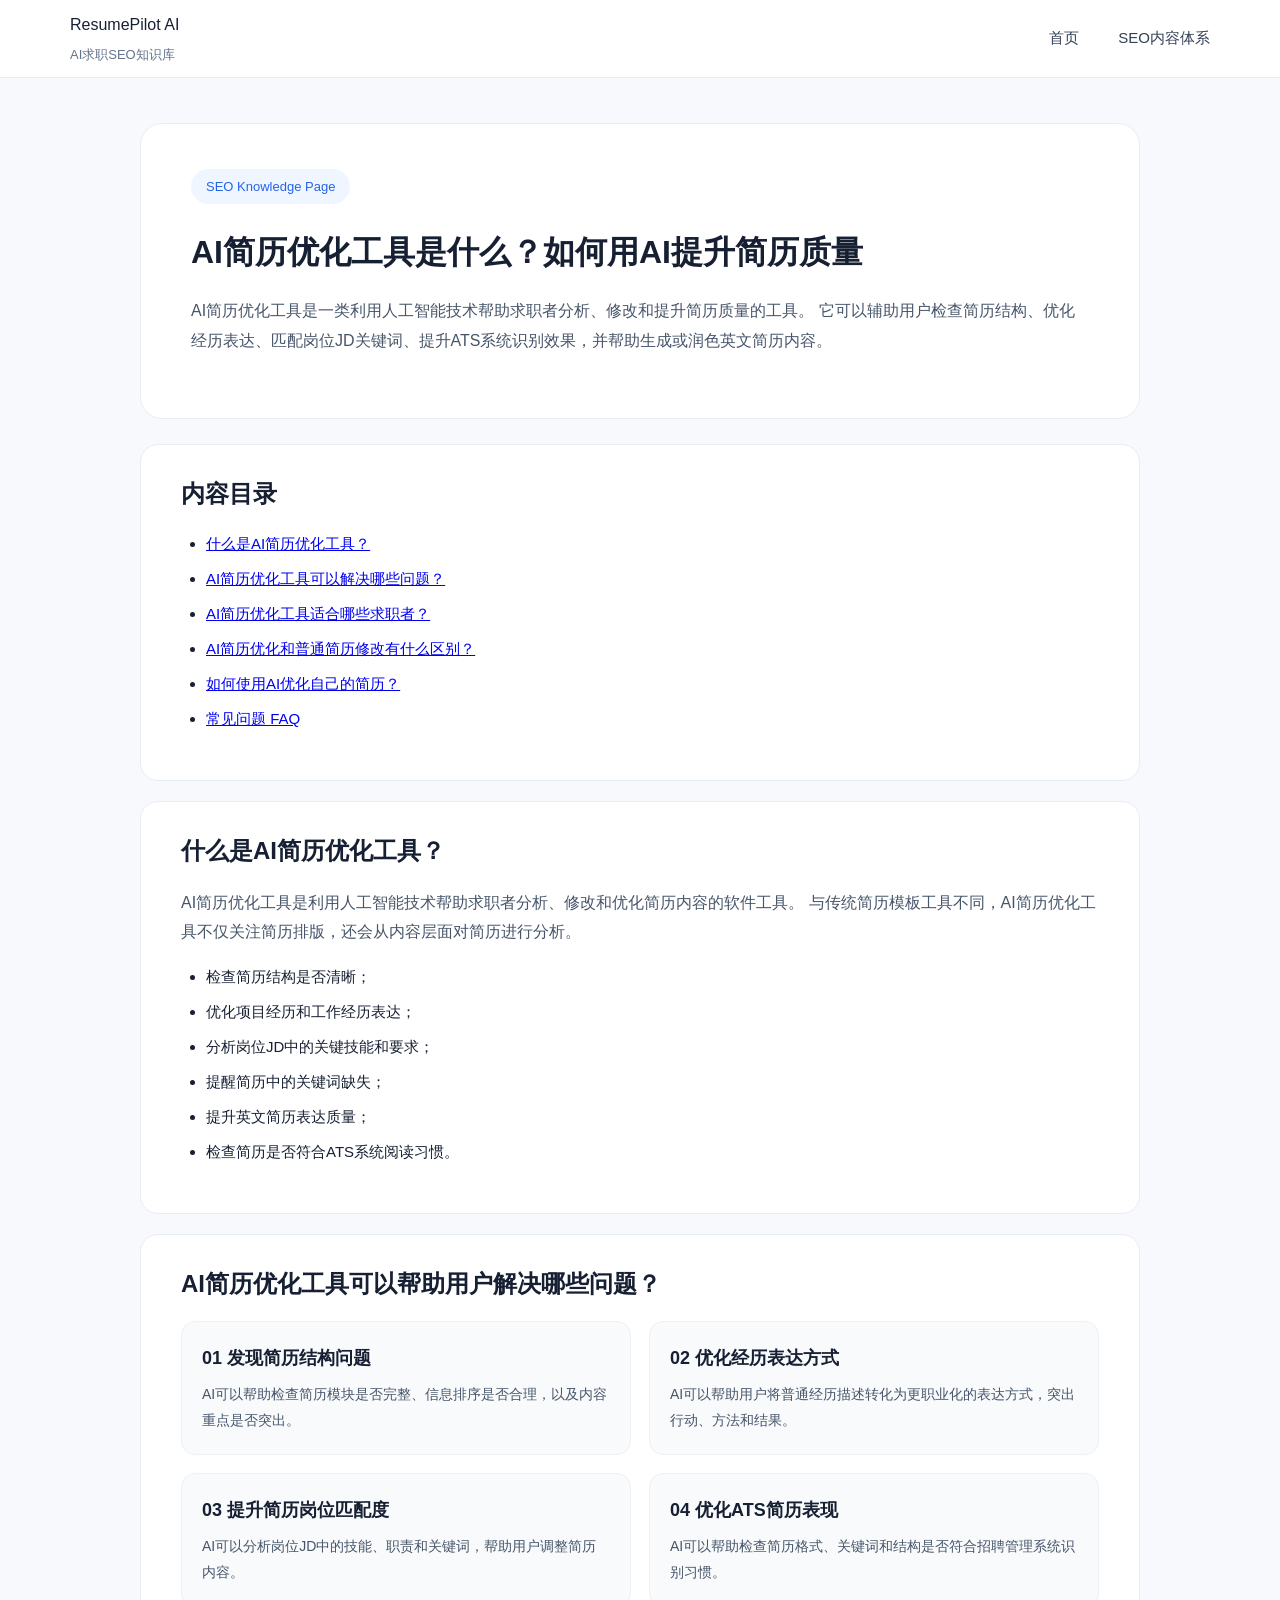
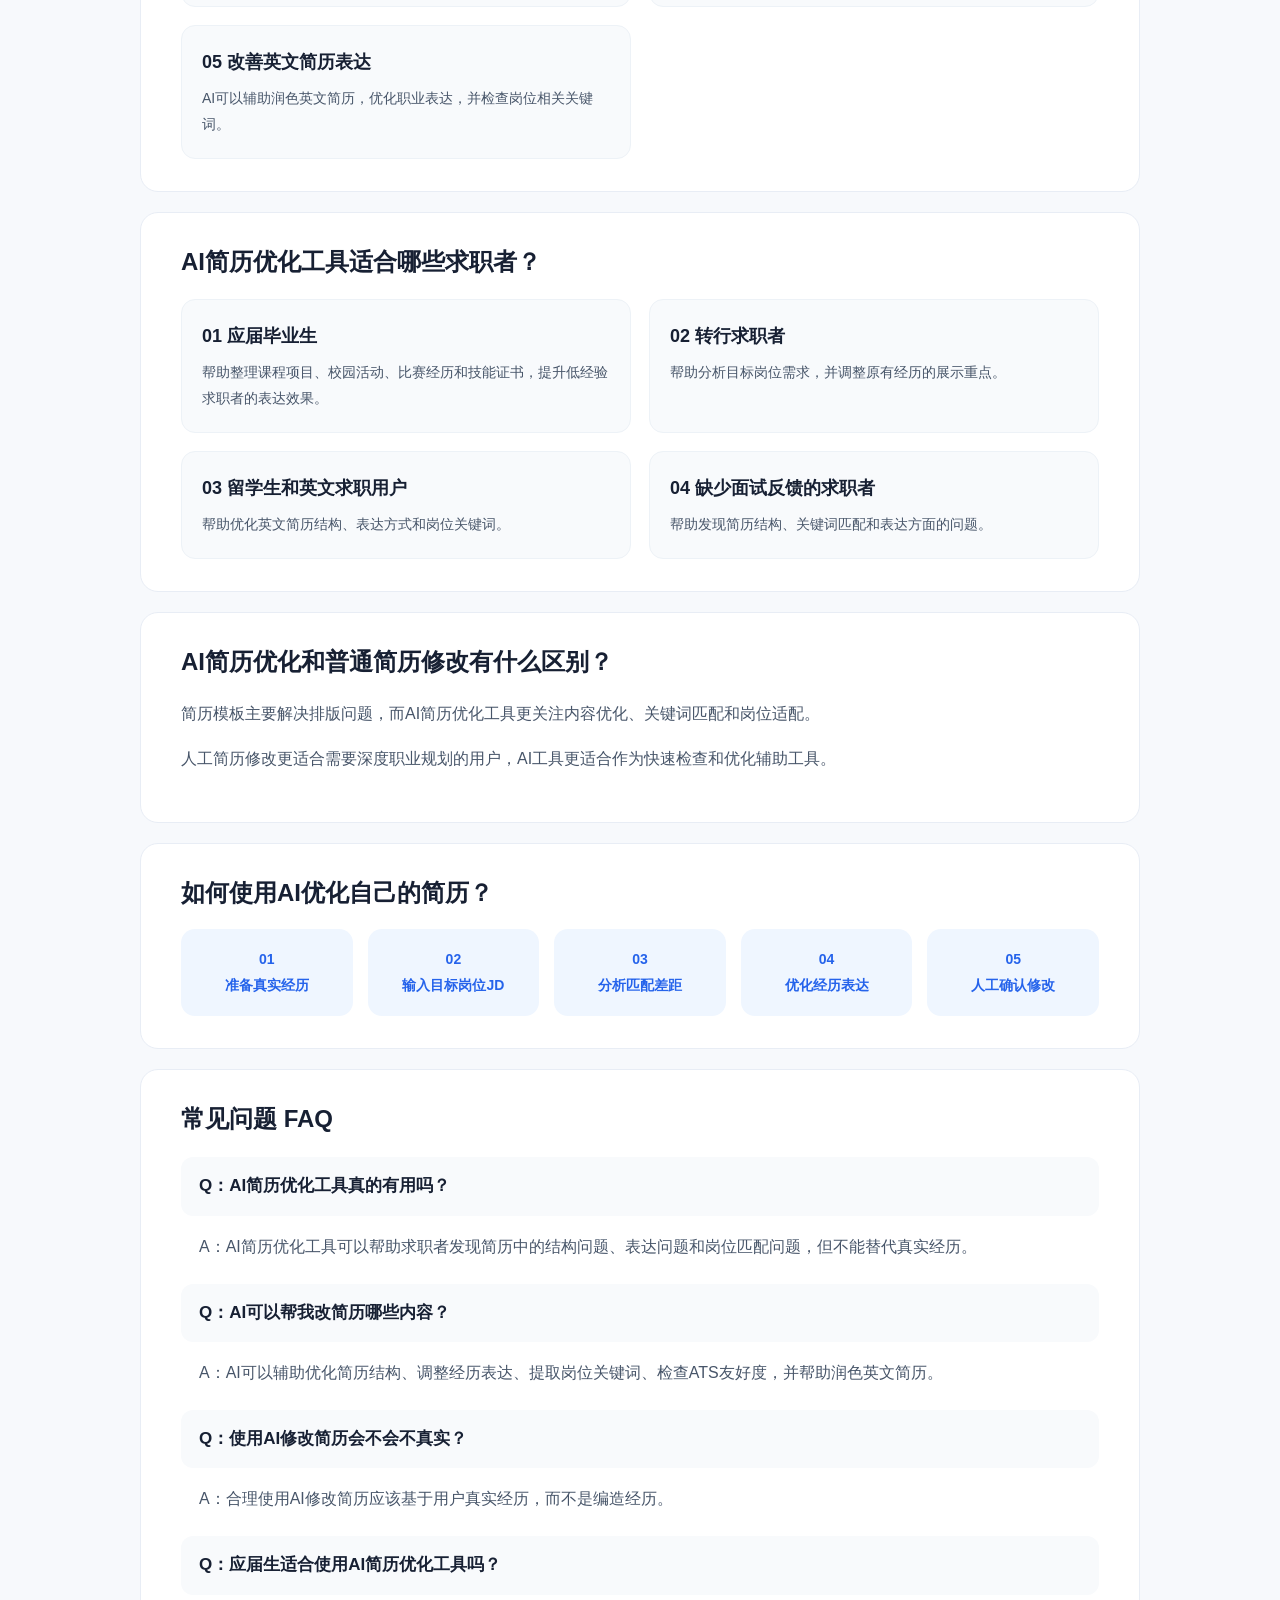
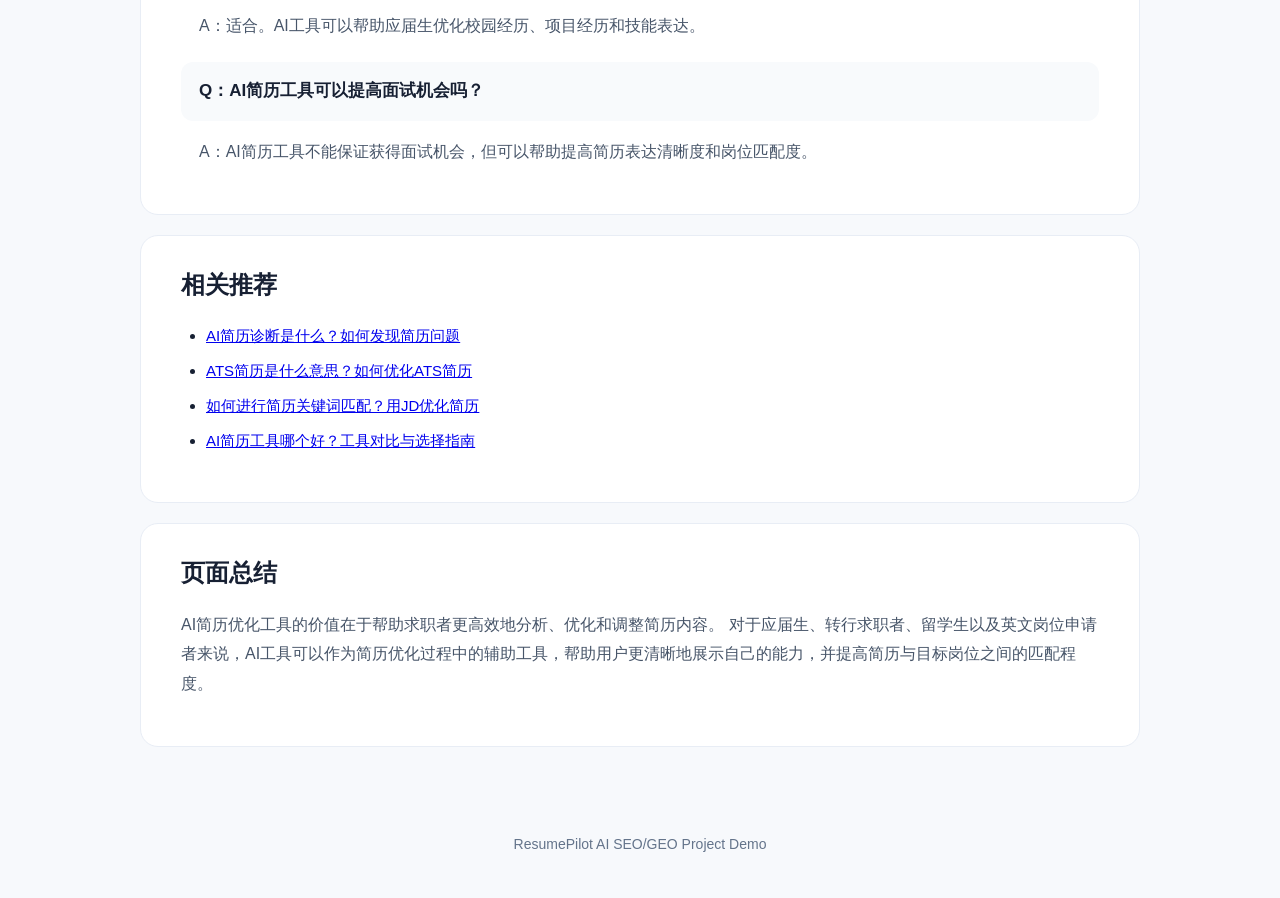
<file: pages/ai-resume-tool.html>
<!DOCTYPE html>
<html lang="zh-CN">

<head>

<meta charset="UTF-8">

<meta name="viewport" content="width=device-width, initial-scale=1.0">


<title>
AI简历优化工具是什么？如何用AI提升简历质量 | ResumePilot AI
</title>


<meta name="description" content="
AI简历优化工具可以帮助求职者分析简历结构、优化经历表达、匹配岗位JD关键词、提升ATS识别效果，并辅助英文简历优化。
">


<link rel="stylesheet" href="../assets/article.css">


</head>


<body>


<header class="article-header">


<div class="logo">

<span>
ResumePilot AI
</span>


<p>
AI求职SEO知识库
</p>


</div>



<nav>

<a href="../index.html">
首页
</a>


<a href="../index.html#content">
SEO内容体系
</a>


</nav>


</header>





<main class="article-container">





<section class="article-top">


<div class="article-tag">
SEO Knowledge Page
</div>



<h1>
AI简历优化工具是什么？如何用AI提升简历质量
</h1>


<p>

AI简历优化工具是一类利用人工智能技术帮助求职者分析、修改和提升简历质量的工具。

它可以辅助用户检查简历结构、优化经历表达、匹配岗位JD关键词、提升ATS系统识别效果，并帮助生成或润色英文简历内容。

</p>


</section>







<section class="article-card toc">


<h2>
内容目录
</h2>


<ul>


<li>
<a href="#definition">
什么是AI简历优化工具？
</a>
</li>


<li>
<a href="#problem">
AI简历优化工具可以解决哪些问题？
</a>
</li>


<li>
<a href="#user">
AI简历优化工具适合哪些求职者？
</a>
</li>


<li>
<a href="#compare">
AI简历优化和普通简历修改有什么区别？
</a>
</li>


<li>
<a href="#step">
如何使用AI优化自己的简历？
</a>
</li>


<li>
<a href="#faq">
常见问题 FAQ
</a>
</li>


</ul>


</section>







<section class="article-card" id="definition">


<h2>
什么是AI简历优化工具？
</h2>



<p>

AI简历优化工具是利用人工智能技术帮助求职者分析、修改和优化简历内容的软件工具。

与传统简历模板工具不同，AI简历优化工具不仅关注简历排版，还会从内容层面对简历进行分析。

</p>




<ul>

<li>
检查简历结构是否清晰；
</li>


<li>
优化项目经历和工作经历表达；
</li>


<li>
分析岗位JD中的关键技能和要求；
</li>


<li>
提醒简历中的关键词缺失；
</li>


<li>
提升英文简历表达质量；
</li>


<li>
检查简历是否符合ATS系统阅读习惯。
</li>


</ul>


</section>







<section class="article-card" id="problem">


<h2>
AI简历优化工具可以帮助用户解决哪些问题？
</h2>



<div class="feature-grid">



<div>

<h3>
01 发现简历结构问题
</h3>

<p>
AI可以帮助检查简历模块是否完整、信息排序是否合理，以及内容重点是否突出。
</p>

</div>




<div>

<h3>
02 优化经历表达方式
</h3>

<p>
AI可以帮助用户将普通经历描述转化为更职业化的表达方式，突出行动、方法和结果。
</p>

</div>





<div>

<h3>
03 提升简历岗位匹配度
</h3>

<p>
AI可以分析岗位JD中的技能、职责和关键词，帮助用户调整简历内容。
</p>

</div>





<div>

<h3>
04 优化ATS简历表现
</h3>

<p>
AI可以帮助检查简历格式、关键词和结构是否符合招聘管理系统识别习惯。
</p>

</div>





<div>

<h3>
05 改善英文简历表达
</h3>

<p>
AI可以辅助润色英文简历，优化职业表达，并检查岗位相关关键词。
</p>

</div>



</div>


</section>
<section class="article-card" id="user">


<h2>
AI简历优化工具适合哪些求职者？
</h2>



<div class="feature-grid">


<div>

<h3>
01 应届毕业生
</h3>


<p>

帮助整理课程项目、校园活动、比赛经历和技能证书，提升低经验求职者的表达效果。

</p>


</div>




<div>

<h3>
02 转行求职者
</h3>


<p>

帮助分析目标岗位需求，并调整原有经历的展示重点。

</p>


</div>




<div>

<h3>
03 留学生和英文求职用户
</h3>


<p>

帮助优化英文简历结构、表达方式和岗位关键词。

</p>


</div>




<div>

<h3>
04 缺少面试反馈的求职者
</h3>


<p>

帮助发现简历结构、关键词匹配和表达方面的问题。

</p>


</div>


</div>


</section>







<section class="article-card" id="compare">


<h2>

AI简历优化和普通简历修改有什么区别？

</h2>



<p>

简历模板主要解决排版问题，而AI简历优化工具更关注内容优化、关键词匹配和岗位适配。

</p>



<p>

人工简历修改更适合需要深度职业规划的用户，AI工具更适合作为快速检查和优化辅助工具。

</p>



</section>








<section class="article-card" id="step">


<h2>

如何使用AI优化自己的简历？

</h2>



<div class="process-list">


<div>

01

<br>

准备真实经历

</div>



<div>

02

<br>

输入目标岗位JD

</div>



<div>

03

<br>

分析匹配差距

</div>



<div>

04

<br>

优化经历表达

</div>



<div>

05

<br>

人工确认修改

</div>



</div>


</section>







<section class="article-card faq" id="faq">


<h2>

常见问题 FAQ

</h2>




<h3>

Q：AI简历优化工具真的有用吗？

</h3>



<p>

A：AI简历优化工具可以帮助求职者发现简历中的结构问题、表达问题和岗位匹配问题，但不能替代真实经历。

</p>





<h3>

Q：AI可以帮我改简历哪些内容？

</h3>



<p>

A：AI可以辅助优化简历结构、调整经历表达、提取岗位关键词、检查ATS友好度，并帮助润色英文简历。

</p>





<h3>

Q：使用AI修改简历会不会不真实？

</h3>



<p>

A：合理使用AI修改简历应该基于用户真实经历，而不是编造经历。

</p>





<h3>

Q：应届生适合使用AI简历优化工具吗？

</h3>



<p>

A：适合。AI工具可以帮助应届生优化校园经历、项目经历和技能表达。

</p>





<h3>

Q：AI简历工具可以提高面试机会吗？

</h3>



<p>

A：AI简历工具不能保证获得面试机会，但可以帮助提高简历表达清晰度和岗位匹配度。

</p>




</section>

<section class="article-card">


<h2>
相关推荐
</h2>


<ul>


<li>
<a href="ai-resume-diagnosis.html">
AI简历诊断是什么？如何发现简历问题
</a>
</li>


<li>
<a href="ats-resume-guide.html">
ATS简历是什么意思？如何优化ATS简历
</a>
</li>


<li>
<a href="jd-keyword-match.html">
如何进行简历关键词匹配？用JD优化简历
</a>
</li>


<li>
<a href="ai-resume-comparison.html">
AI简历工具哪个好？工具对比与选择指南
</a>
</li>


</ul>


</section>





<section class="article-card">


<h2>

页面总结

</h2>



<p>

AI简历优化工具的价值在于帮助求职者更高效地分析、优化和调整简历内容。

对于应届生、转行求职者、留学生以及英文岗位申请者来说，AI工具可以作为简历优化过程中的辅助工具，帮助用户更清晰地展示自己的能力，并提高简历与目标岗位之间的匹配程度。

</p>



</section>






</main>





<footer>

ResumePilot AI SEO/GEO Project Demo

</footer>



</body>


</html>
</file>
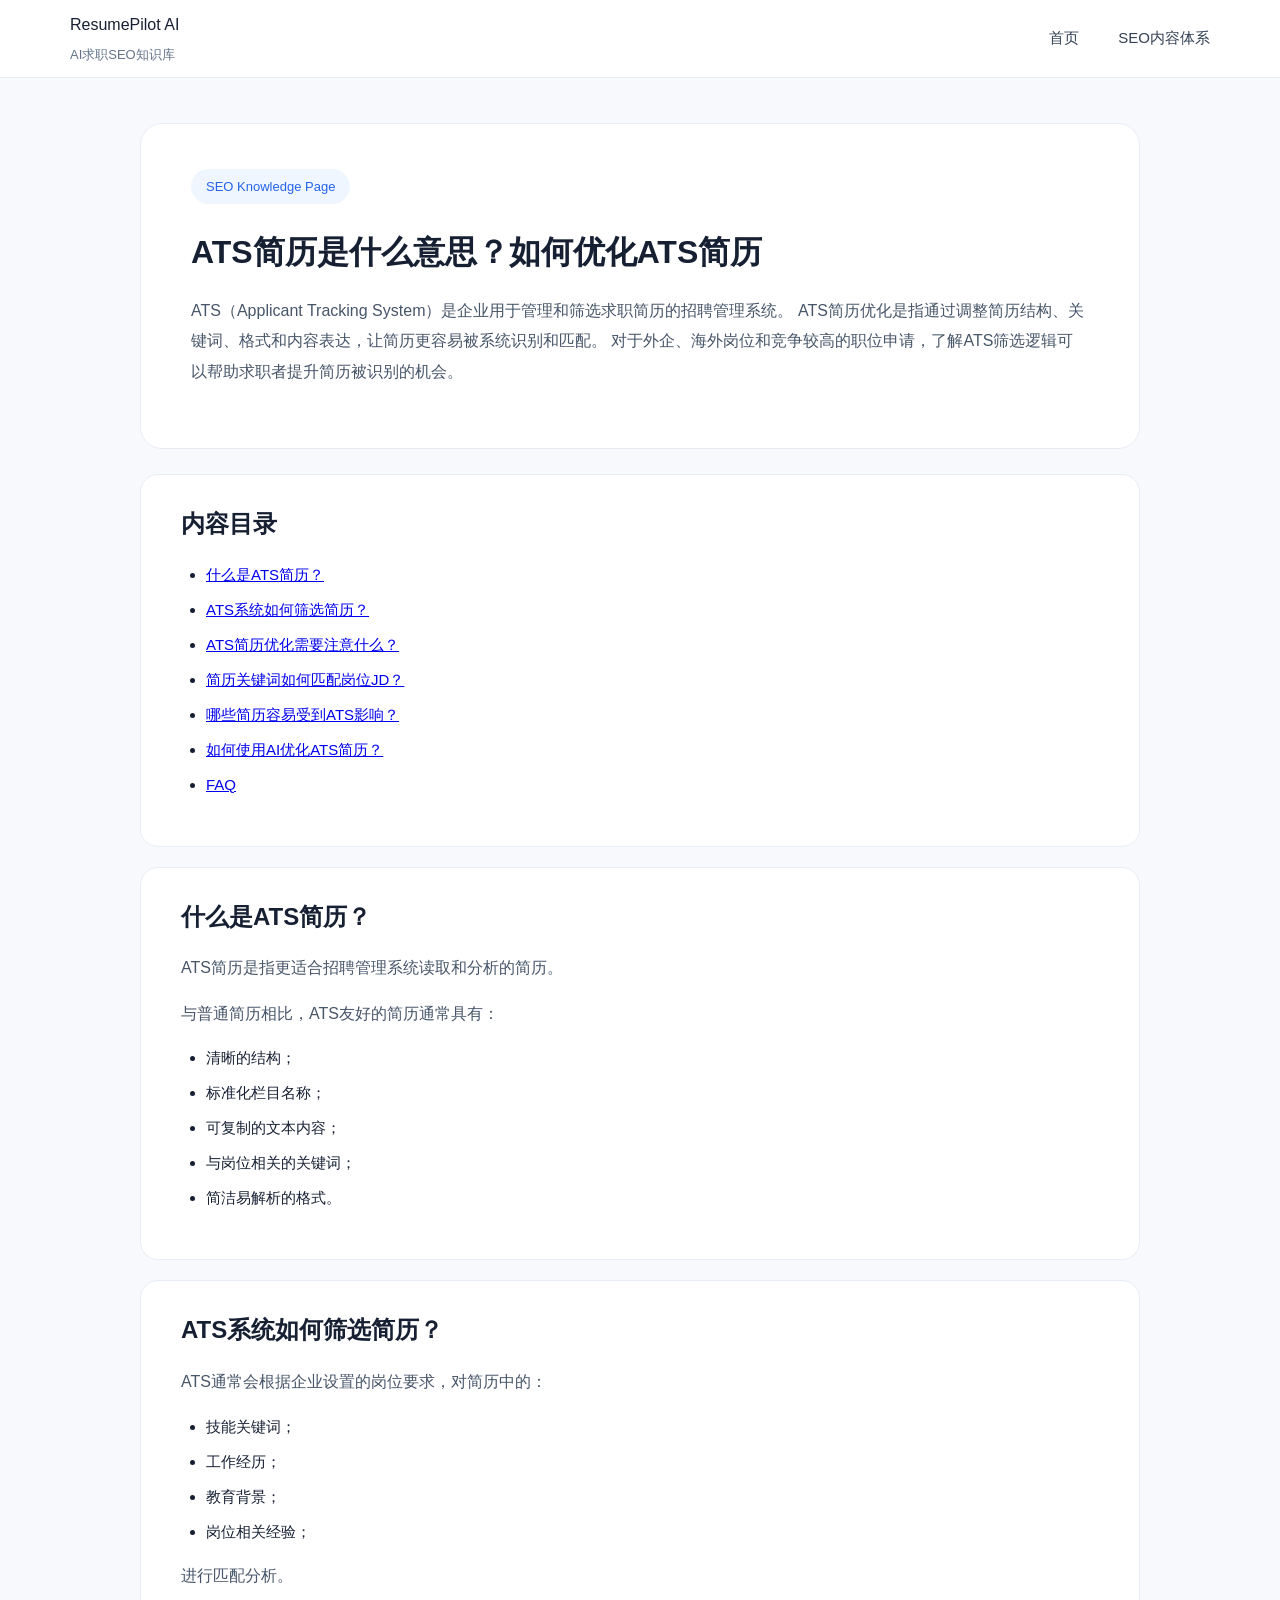
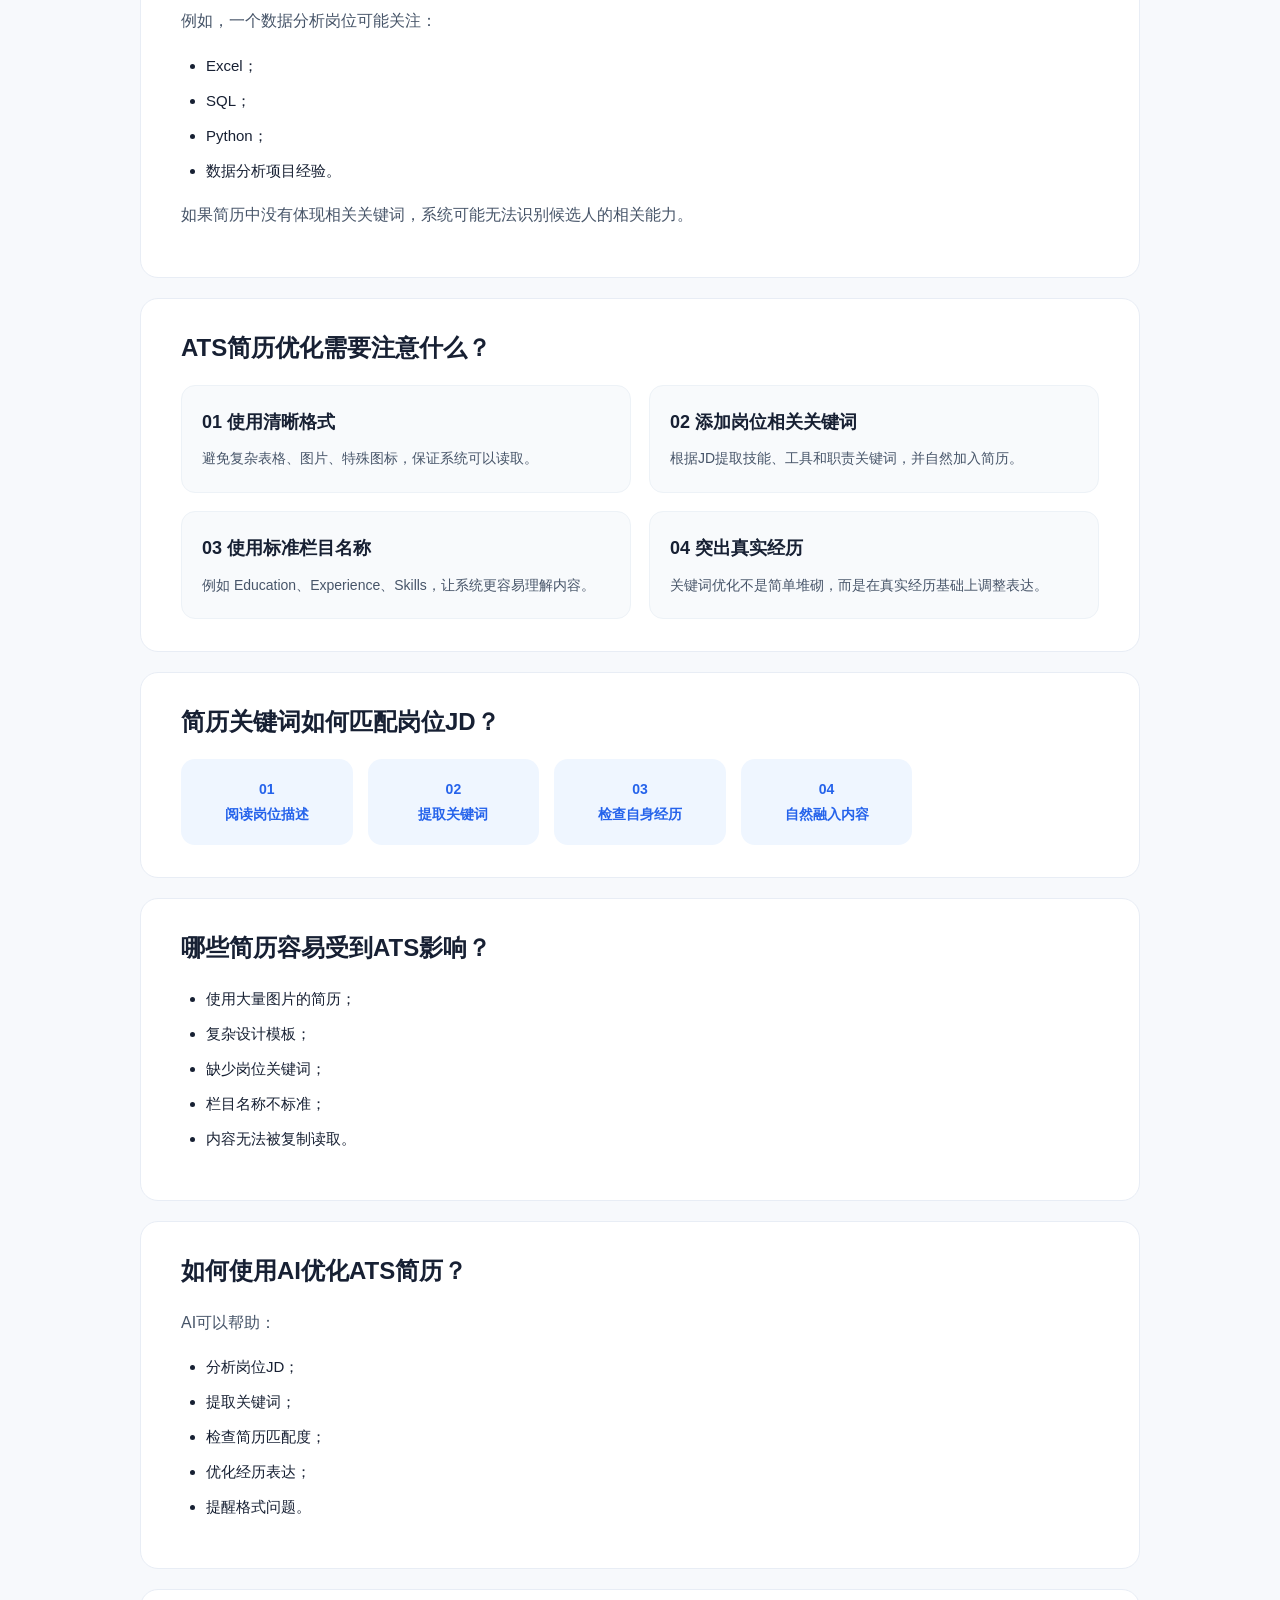
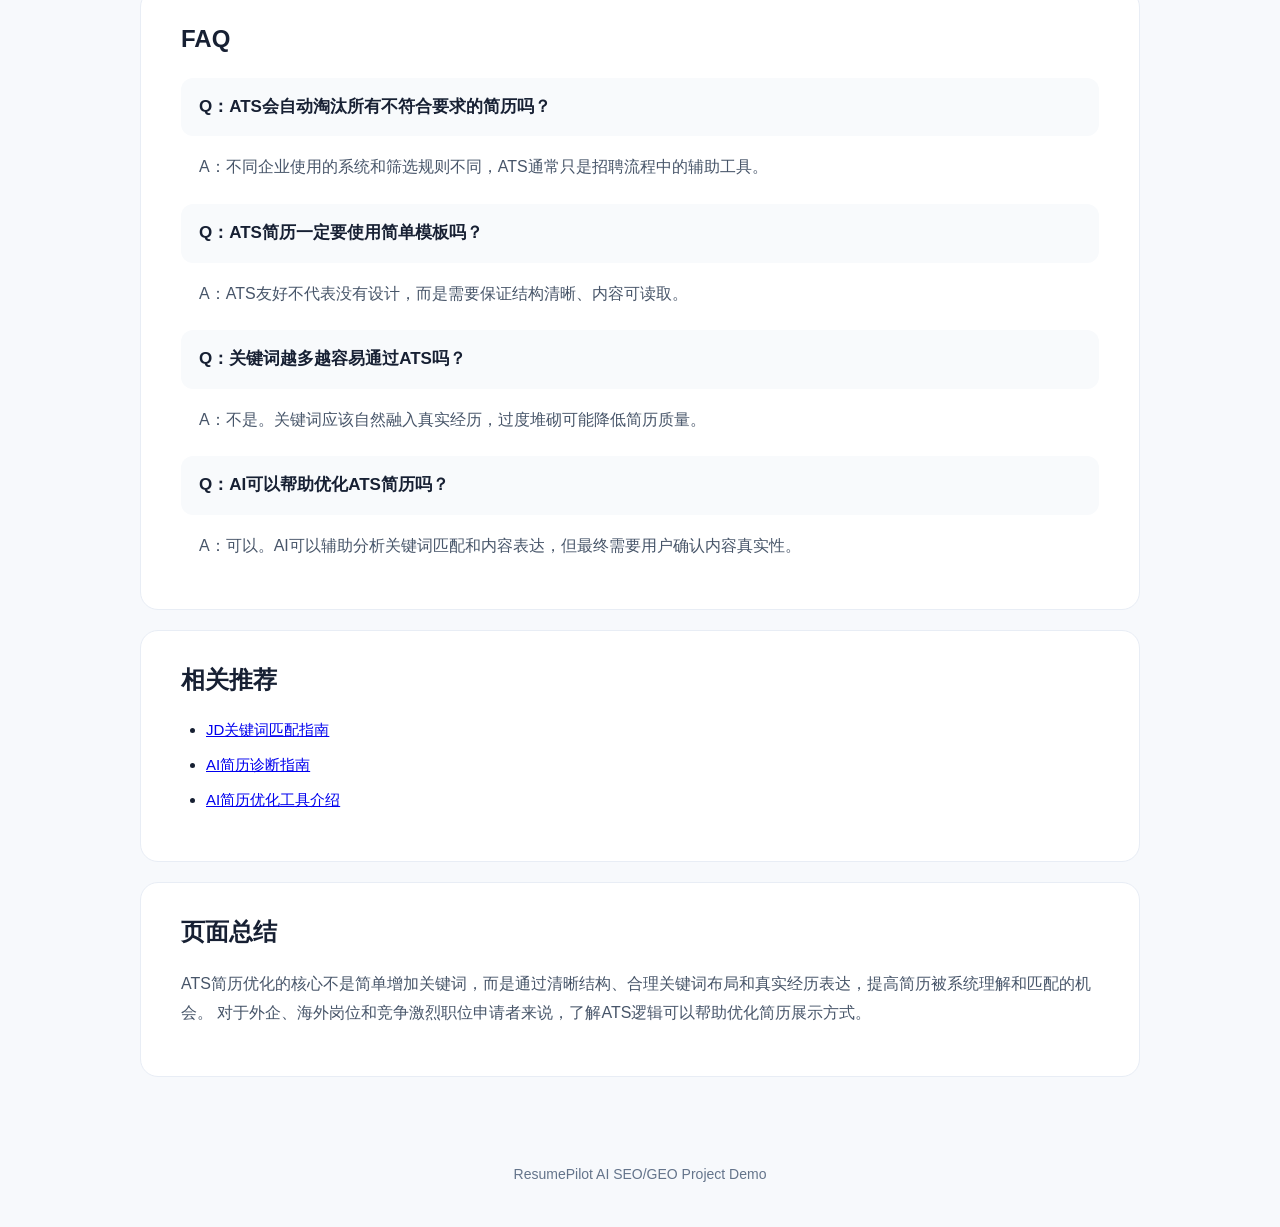
<file: pages/ats-resume-guide.html>
<!DOCTYPE html>
<html lang="zh-CN">

<head>

<meta charset="UTF-8">

<meta name="viewport" content="width=device-width, initial-scale=1.0">


<title>
ATS简历是什么意思？如何优化ATS简历 | ResumePilot AI
</title>


<meta name="description" content="
ATS简历优化指南，介绍ATS系统筛选逻辑、关键词匹配方法、简历格式优化以及如何使用AI提升ATS友好度。
">


<link rel="stylesheet" href="../assets/article.css">


</head>


<body>



<header class="article-header">


<div class="logo">


<span>
ResumePilot AI
</span>


<p>
AI求职SEO知识库
</p>


</div>




<nav>


<a href="../index.html">
首页
</a>


<a href="../index.html#content">
SEO内容体系
</a>


</nav>



</header>







<main class="article-container">





<section class="article-top">


<div class="article-tag">
SEO Knowledge Page
</div>



<h1>
ATS简历是什么意思？如何优化ATS简历
</h1>



<p>

ATS（Applicant Tracking System）是企业用于管理和筛选求职简历的招聘管理系统。

ATS简历优化是指通过调整简历结构、关键词、格式和内容表达，让简历更容易被系统识别和匹配。

对于外企、海外岗位和竞争较高的职位申请，了解ATS筛选逻辑可以帮助求职者提升简历被识别的机会。

</p>



</section>








<section class="article-card toc">


<h2>
内容目录
</h2>



<ul>


<li>

<a href="#definition">

什么是ATS简历？

</a>

</li>


<li>

<a href="#system">

ATS系统如何筛选简历？

</a>

</li>



<li>

<a href="#optimize">

ATS简历优化需要注意什么？

</a>

</li>



<li>

<a href="#keyword">

简历关键词如何匹配岗位JD？

</a>

</li>



<li>

<a href="#problem">

哪些简历容易受到ATS影响？

</a>

</li>



<li>

<a href="#ai">

如何使用AI优化ATS简历？

</a>

</li>



<li>

<a href="#faq">

FAQ

</a>

</li>



</ul>


</section>









<section class="article-card" id="definition">


<h2>
什么是ATS简历？
</h2>



<p>

ATS简历是指更适合招聘管理系统读取和分析的简历。

</p>



<p>

与普通简历相比，ATS友好的简历通常具有：

</p>




<ul>


<li>
清晰的结构；
</li>


<li>
标准化栏目名称；
</li>


<li>
可复制的文本内容；
</li>


<li>
与岗位相关的关键词；
</li>


<li>
简洁易解析的格式。
</li>


</ul>



</section>








<section class="article-card" id="system">


<h2>
ATS系统如何筛选简历？
</h2>



<p>

ATS通常会根据企业设置的岗位要求，对简历中的：

</p>



<ul>


<li>
技能关键词；
</li>


<li>
工作经历；
</li>


<li>
教育背景；
</li>


<li>
岗位相关经验；
</li>


</ul>



<p>

进行匹配分析。

</p>



<p>

例如，一个数据分析岗位可能关注：

</p>



<ul>


<li>
Excel；
</li>


<li>
SQL；
</li>


<li>
Python；
</li>


<li>
数据分析项目经验。
</li>


</ul>



<p>

如果简历中没有体现相关关键词，系统可能无法识别候选人的相关能力。

</p>



</section>








<section class="article-card" id="optimize">


<h2>
ATS简历优化需要注意什么？
</h2>



<div class="feature-grid">



<div>

<h3>
01 使用清晰格式
</h3>


<p>

避免复杂表格、图片、特殊图标，保证系统可以读取。

</p>


</div>




<div>

<h3>
02 添加岗位相关关键词
</h3>


<p>

根据JD提取技能、工具和职责关键词，并自然加入简历。

</p>


</div>




<div>

<h3>
03 使用标准栏目名称
</h3>


<p>

例如 Education、Experience、Skills，让系统更容易理解内容。

</p>


</div>




<div>

<h3>
04 突出真实经历
</h3>


<p>

关键词优化不是简单堆砌，而是在真实经历基础上调整表达。

</p>


</div>




</div>


</section>








<section class="article-card" id="keyword">


<h2>
简历关键词如何匹配岗位JD？
</h2>



<div class="process-list">


<div>

01

<br>

阅读岗位描述

</div>



<div>

02

<br>

提取关键词

</div>



<div>

03

<br>

检查自身经历

</div>



<div>

04

<br>

自然融入内容

</div>



</div>



</section>








<section class="article-card" id="problem">


<h2>
哪些简历容易受到ATS影响？
</h2>



<ul>


<li>
使用大量图片的简历；
</li>


<li>
复杂设计模板；
</li>


<li>
缺少岗位关键词；
</li>


<li>
栏目名称不标准；
</li>


<li>
内容无法被复制读取。
</li>


</ul>



</section>








<section class="article-card" id="ai">


<h2>
如何使用AI优化ATS简历？
</h2>



<p>

AI可以帮助：

</p>



<ul>


<li>
分析岗位JD；
</li>


<li>
提取关键词；
</li>


<li>
检查简历匹配度；
</li>


<li>
优化经历表达；
</li>


<li>
提醒格式问题。
</li>


</ul>



</section>








<section class="article-card faq" id="faq">


<h2>
FAQ
</h2>




<h3>
Q：ATS会自动淘汰所有不符合要求的简历吗？
</h3>



<p>

A：不同企业使用的系统和筛选规则不同，ATS通常只是招聘流程中的辅助工具。

</p>





<h3>
Q：ATS简历一定要使用简单模板吗？
</h3>



<p>

A：ATS友好不代表没有设计，而是需要保证结构清晰、内容可读取。

</p>





<h3>
Q：关键词越多越容易通过ATS吗？
</h3>



<p>

A：不是。关键词应该自然融入真实经历，过度堆砌可能降低简历质量。

</p>





<h3>
Q：AI可以帮助优化ATS简历吗？
</h3>



<p>

A：可以。AI可以辅助分析关键词匹配和内容表达，但最终需要用户确认内容真实性。

</p>




</section>


<section class="article-card">


<h2>
相关推荐
</h2>


<ul>


<li>
<a href="jd-keyword-match.html">
JD关键词匹配指南
</a>
</li>


<li>
<a href="ai-resume-diagnosis.html">
AI简历诊断指南
</a>
</li>


<li>
<a href="ai-resume-tool.html">
AI简历优化工具介绍
</a>
</li>


</ul>


</section>





<section class="article-card">


<h2>
页面总结
</h2>



<p>

ATS简历优化的核心不是简单增加关键词，而是通过清晰结构、合理关键词布局和真实经历表达，提高简历被系统理解和匹配的机会。

对于外企、海外岗位和竞争激烈职位申请者来说，了解ATS逻辑可以帮助优化简历展示方式。

</p>



</section>







</main>






<footer>

ResumePilot AI SEO/GEO Project Demo

</footer>






</body>

</html>
</file>
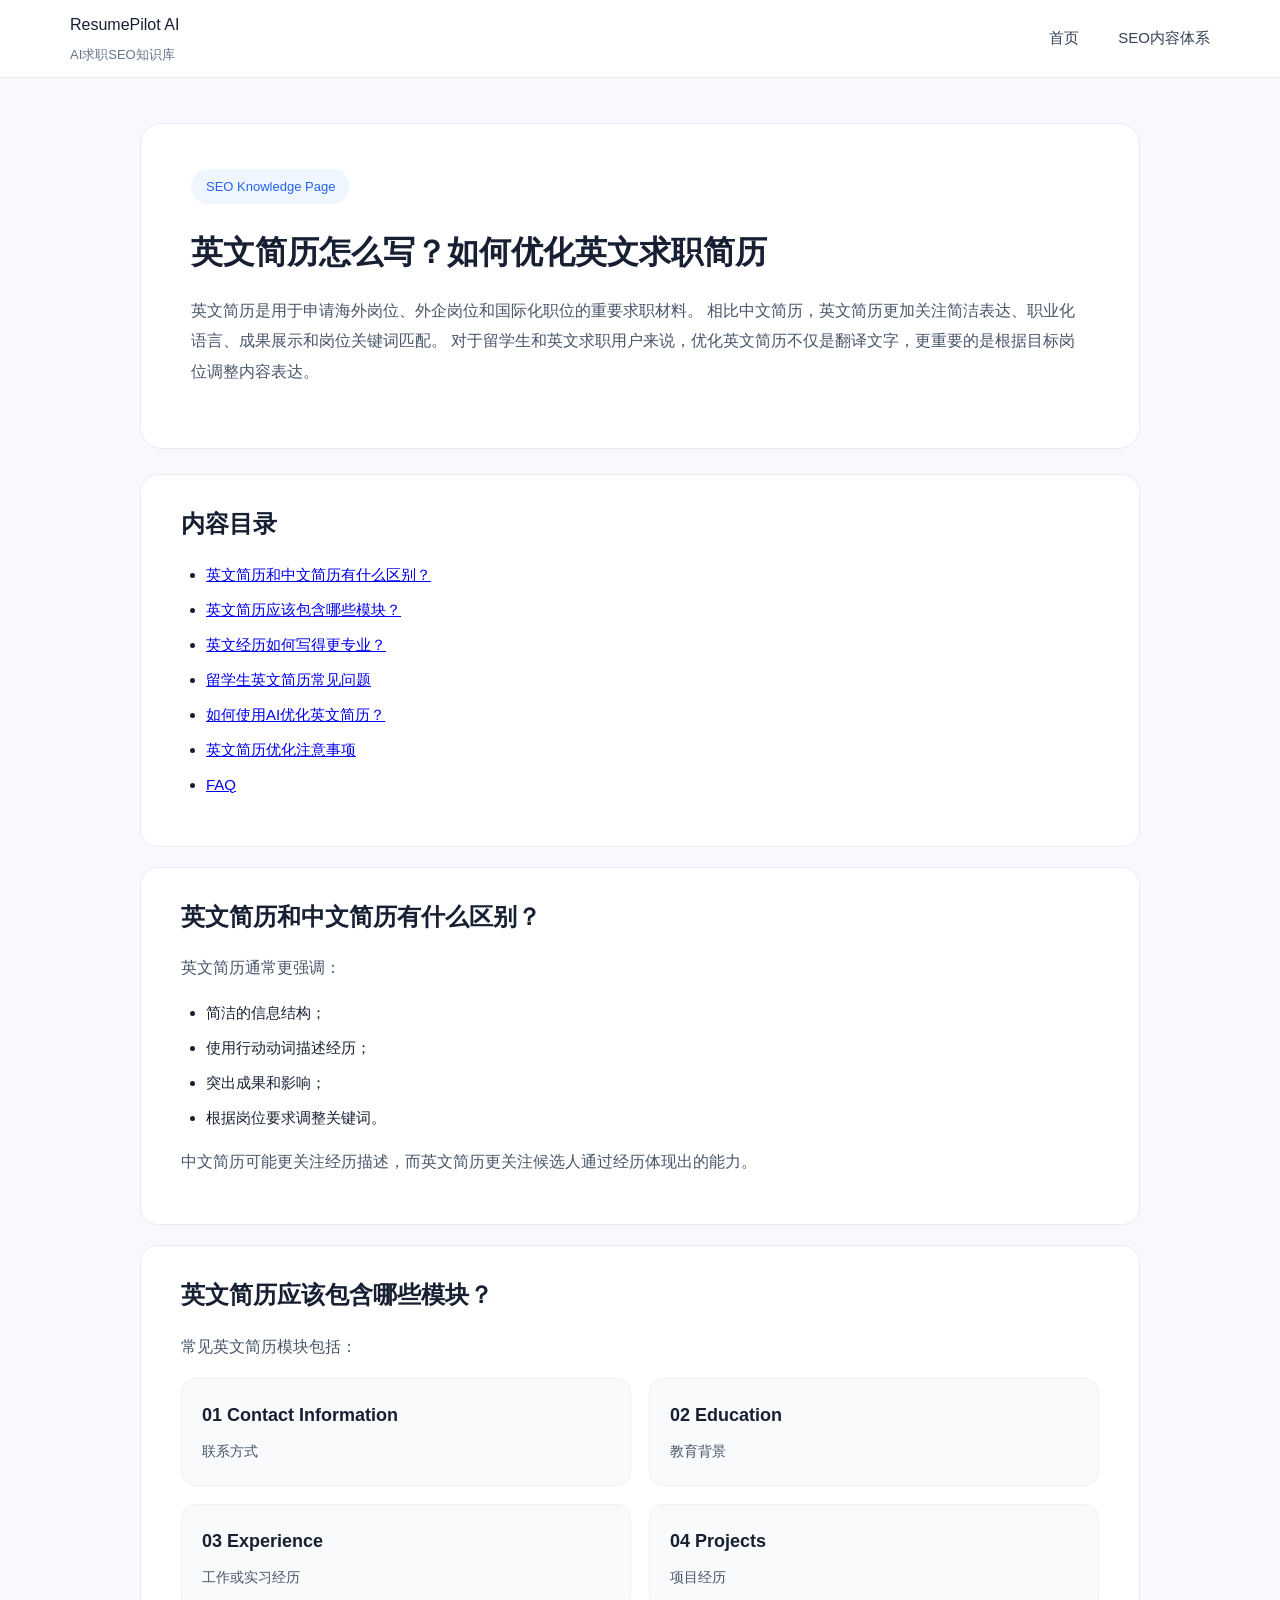
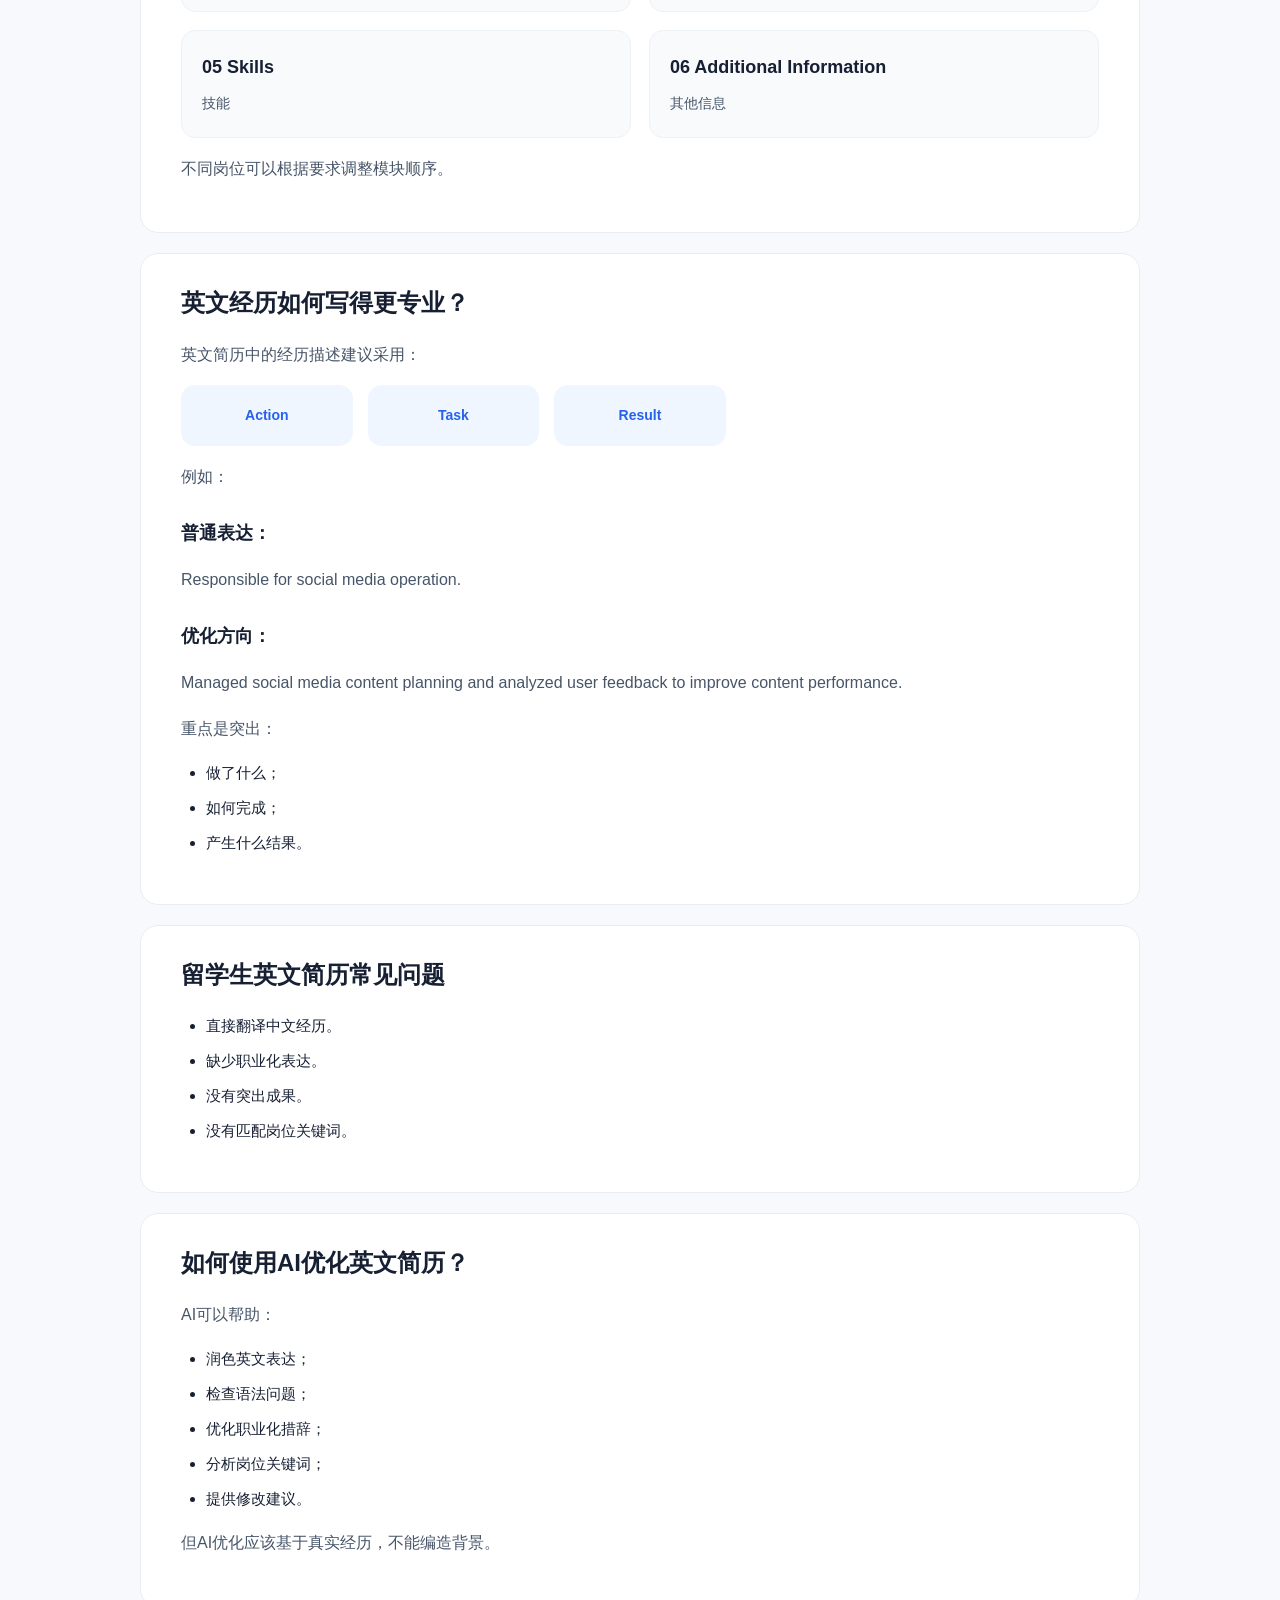
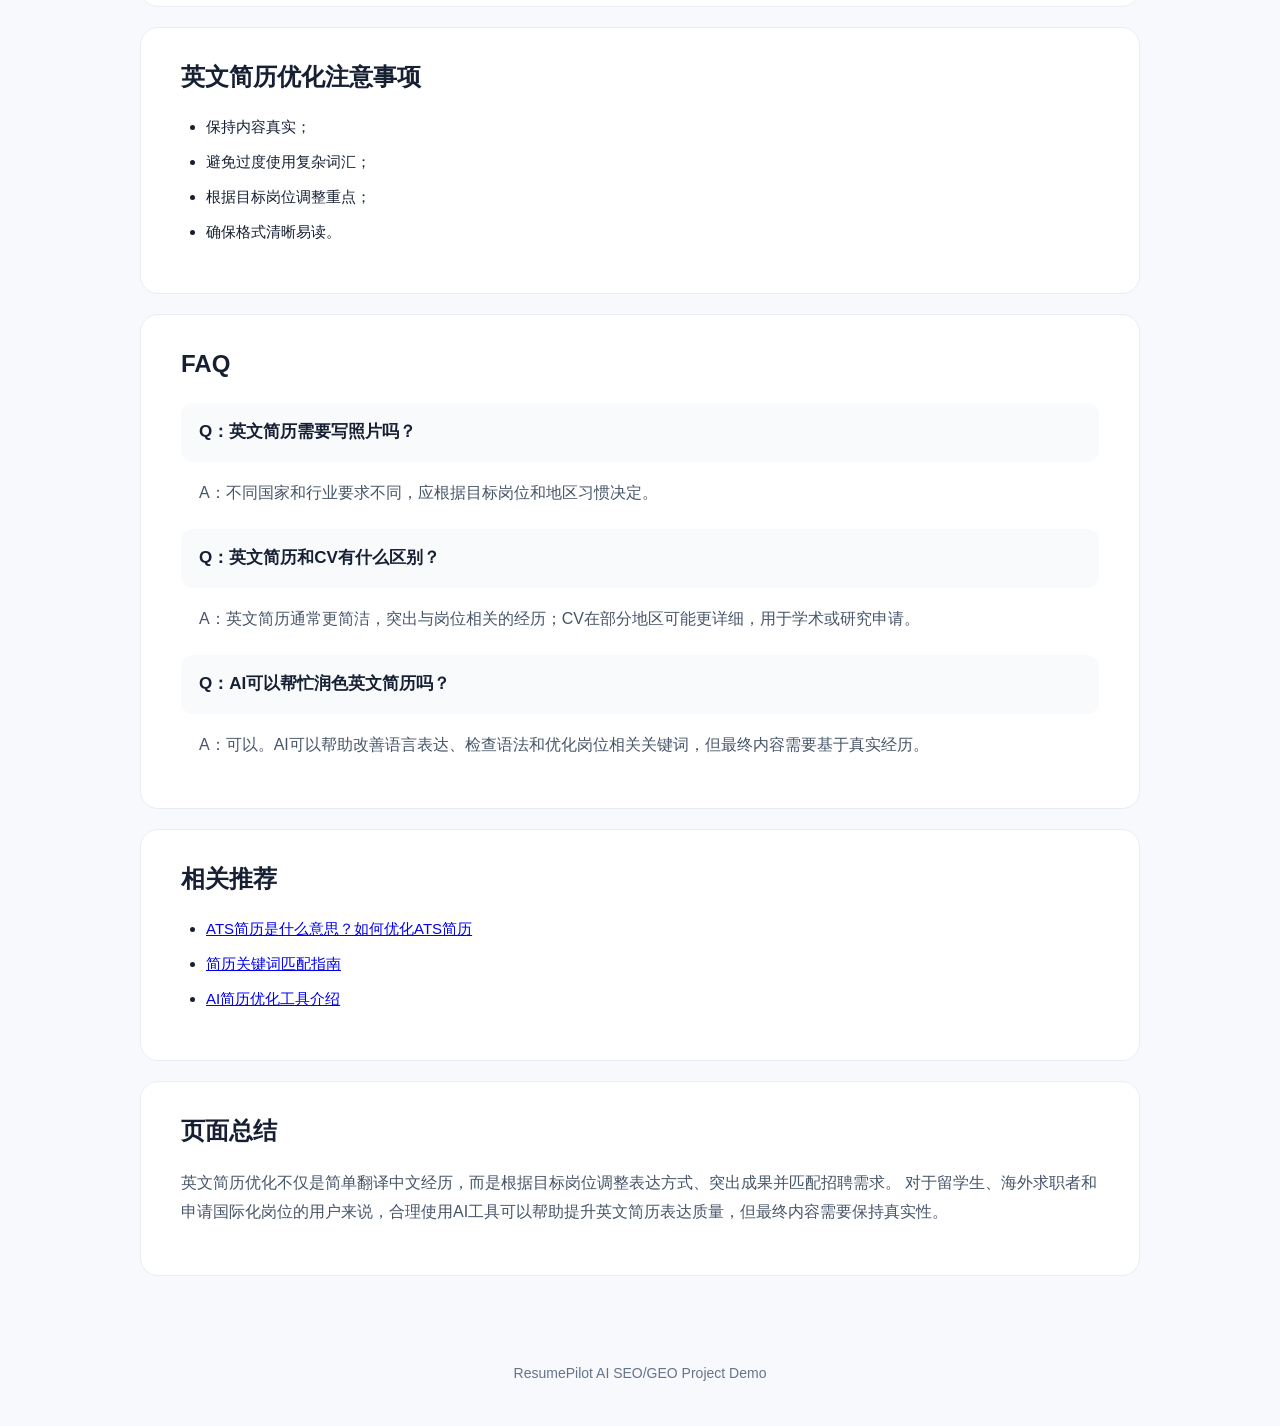
<file: pages/english-resume-guide.html>
<!DOCTYPE html>
<html lang="zh-CN">

<head>

<meta charset="UTF-8">

<meta name="viewport" content="width=device-width, initial-scale=1.0">

<title>
英文简历怎么写？如何优化英文求职简历 | ResumePilot AI
</title>


<meta name="description" content="
英文简历优化指南，介绍英文简历和中文简历区别、模块结构、经历表达方式，以及如何使用AI优化英文求职简历。
">


<link rel="stylesheet" href="../assets/article.css">


</head>



<body>



<header class="article-header">


<div class="logo">


<span>
ResumePilot AI
</span>


<p>
AI求职SEO知识库
</p>


</div>




<nav>


<a href="../index.html">
首页
</a>


<a href="../index.html#content">
SEO内容体系
</a>


</nav>



</header>







<main class="article-container">





<section class="article-top">


<div class="article-tag">
SEO Knowledge Page
</div>




<h1>
英文简历怎么写？如何优化英文求职简历
</h1>



<p>

英文简历是用于申请海外岗位、外企岗位和国际化职位的重要求职材料。

相比中文简历，英文简历更加关注简洁表达、职业化语言、成果展示和岗位关键词匹配。

对于留学生和英文求职用户来说，优化英文简历不仅是翻译文字，更重要的是根据目标岗位调整内容表达。

</p>



</section>








<section class="article-card toc">


<h2>
内容目录
</h2>



<ul>


<li>

<a href="#difference">

英文简历和中文简历有什么区别？

</a>

</li>



<li>

<a href="#module">

英文简历应该包含哪些模块？

</a>

</li>



<li>

<a href="#writing">

英文经历如何写得更专业？

</a>

</li>



<li>

<a href="#problem">

留学生英文简历常见问题

</a>

</li>



<li>

<a href="#ai">

如何使用AI优化英文简历？

</a>

</li>



<li>

<a href="#notice">

英文简历优化注意事项

</a>

</li>



<li>

<a href="#faq">

FAQ

</a>

</li>



</ul>



</section>









<section class="article-card" id="difference">


<h2>
英文简历和中文简历有什么区别？
</h2>



<p>

英文简历通常更强调：

</p>



<ul>


<li>
简洁的信息结构；
</li>


<li>
使用行动动词描述经历；
</li>


<li>
突出成果和影响；
</li>


<li>
根据岗位要求调整关键词。
</li>


</ul>



<p>

中文简历可能更关注经历描述，而英文简历更关注候选人通过经历体现出的能力。

</p>



</section>









<section class="article-card" id="module">


<h2>
英文简历应该包含哪些模块？
</h2>




<p>

常见英文简历模块包括：

</p>




<div class="feature-grid">


<div>

<h3>
01 Contact Information
</h3>

<p>
联系方式
</p>

</div>




<div>

<h3>
02 Education
</h3>

<p>
教育背景
</p>

</div>





<div>

<h3>
03 Experience
</h3>

<p>
工作或实习经历
</p>

</div>





<div>

<h3>
04 Projects
</h3>

<p>
项目经历
</p>

</div>





<div>

<h3>
05 Skills
</h3>

<p>
技能
</p>

</div>





<div>

<h3>
06 Additional Information
</h3>

<p>
其他信息
</p>

</div>



</div>




<p>

不同岗位可以根据要求调整模块顺序。

</p>



</section>
<section class="article-card" id="writing">


<h2>
英文经历如何写得更专业？
</h2>



<p>

英文简历中的经历描述建议采用：

</p>



<div class="process-list">


<div>

Action

</div>


<div>

Task

</div>


<div>

Result

</div>


</div>




<p>

例如：

</p>



<h3>
普通表达：
</h3>



<p>

Responsible for social media operation.

</p>




<h3>
优化方向：
</h3>



<p>

Managed social media content planning and analyzed user feedback to improve content performance.

</p>




<p>

重点是突出：

</p>




<ul>


<li>
做了什么；
</li>


<li>
如何完成；
</li>


<li>
产生什么结果。
</li>


</ul>



</section>









<section class="article-card" id="problem">


<h2>
留学生英文简历常见问题
</h2>




<ul>


<li>
直接翻译中文经历。
</li>


<li>
缺少职业化表达。
</li>


<li>
没有突出成果。
</li>


<li>
没有匹配岗位关键词。
</li>


</ul>



</section>








<section class="article-card" id="ai">


<h2>
如何使用AI优化英文简历？
</h2>




<p>

AI可以帮助：

</p>



<ul>


<li>
润色英文表达；
</li>


<li>
检查语法问题；
</li>


<li>
优化职业化措辞；
</li>


<li>
分析岗位关键词；
</li>


<li>
提供修改建议。
</li>


</ul>




<p>

但AI优化应该基于真实经历，不能编造背景。

</p>



</section>









<section class="article-card" id="notice">


<h2>
英文简历优化注意事项
</h2>




<ul>


<li>
保持内容真实；
</li>


<li>
避免过度使用复杂词汇；
</li>


<li>
根据目标岗位调整重点；
</li>


<li>
确保格式清晰易读。
</li>


</ul>



</section>









<section class="article-card faq" id="faq">


<h2>
FAQ
</h2>





<h3>
Q：英文简历需要写照片吗？
</h3>



<p>

A：不同国家和行业要求不同，应根据目标岗位和地区习惯决定。

</p>





<h3>
Q：英文简历和CV有什么区别？
</h3>



<p>

A：英文简历通常更简洁，突出与岗位相关的经历；CV在部分地区可能更详细，用于学术或研究申请。

</p>





<h3>
Q：AI可以帮忙润色英文简历吗？
</h3>



<p>

A：可以。AI可以帮助改善语言表达、检查语法和优化岗位相关关键词，但最终内容需要基于真实经历。

</p>




</section>


<section class="article-card">


<h2>
相关推荐
</h2>


<ul>


<li>
<a href="ats-resume-guide.html">
ATS简历是什么意思？如何优化ATS简历
</a>
</li>


<li>
<a href="jd-keyword-match.html">
简历关键词匹配指南
</a>
</li>


<li>
<a href="ai-resume-tool.html">
AI简历优化工具介绍
</a>
</li>


</ul>


</section>





<section class="article-card">


<h2>
页面总结
</h2>



<p>

英文简历优化不仅是简单翻译中文经历，而是根据目标岗位调整表达方式、突出成果并匹配招聘需求。

对于留学生、海外求职者和申请国际化岗位的用户来说，合理使用AI工具可以帮助提升英文简历表达质量，但最终内容需要保持真实性。

</p>



</section>







</main>







<footer>

ResumePilot AI SEO/GEO Project Demo

</footer>






</body>


</html>
</file>
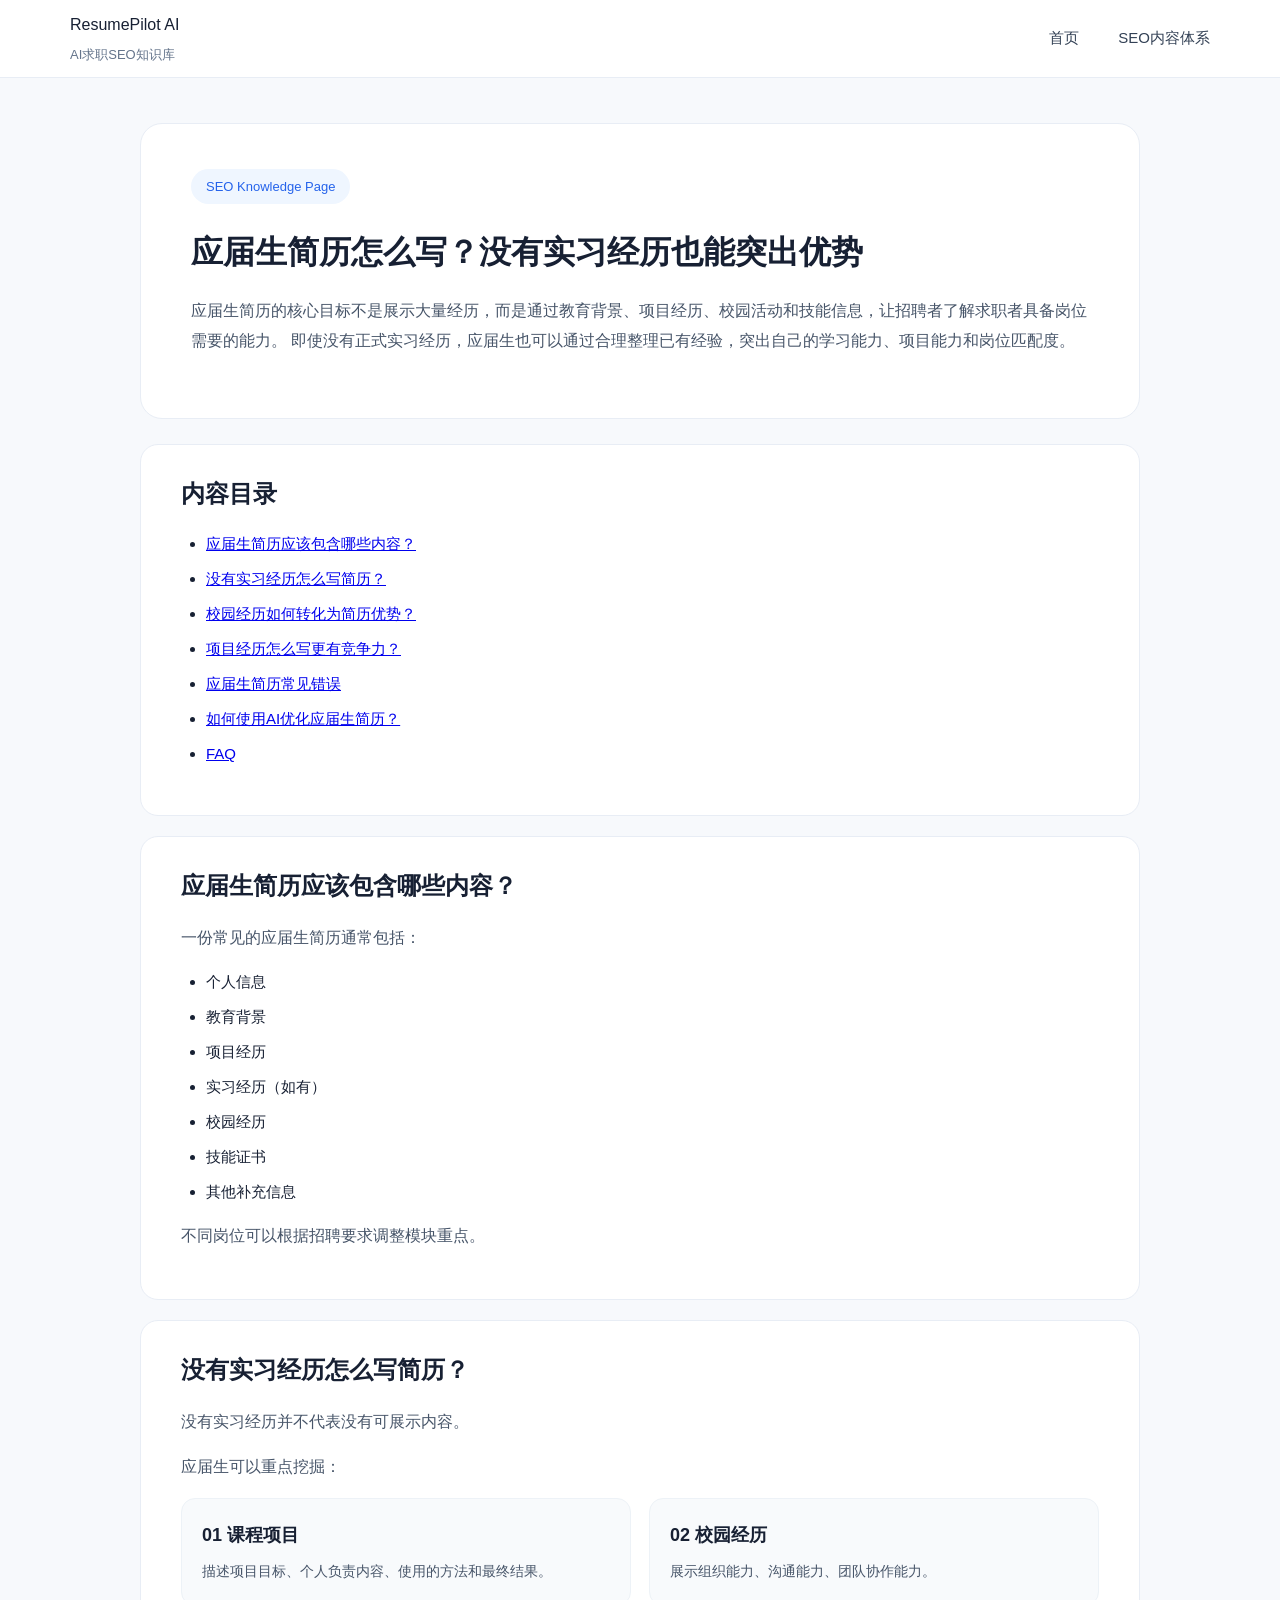
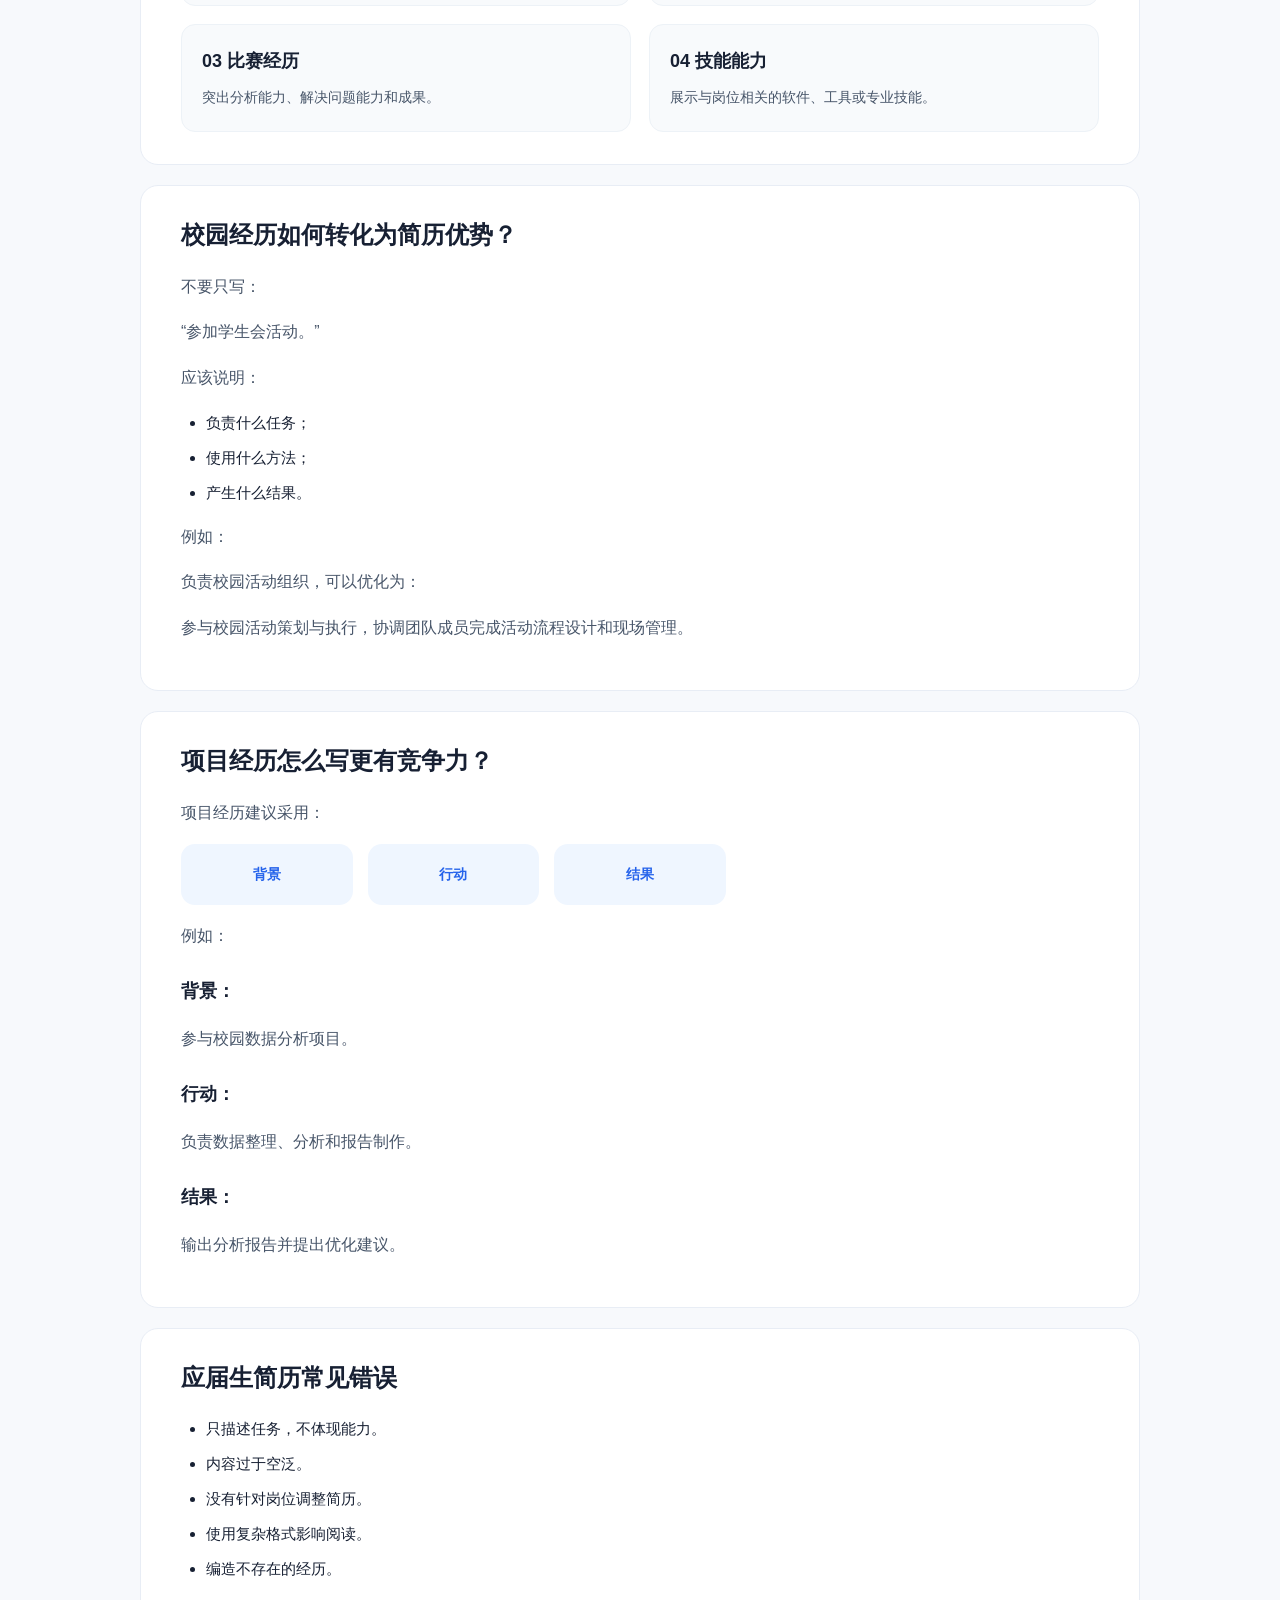
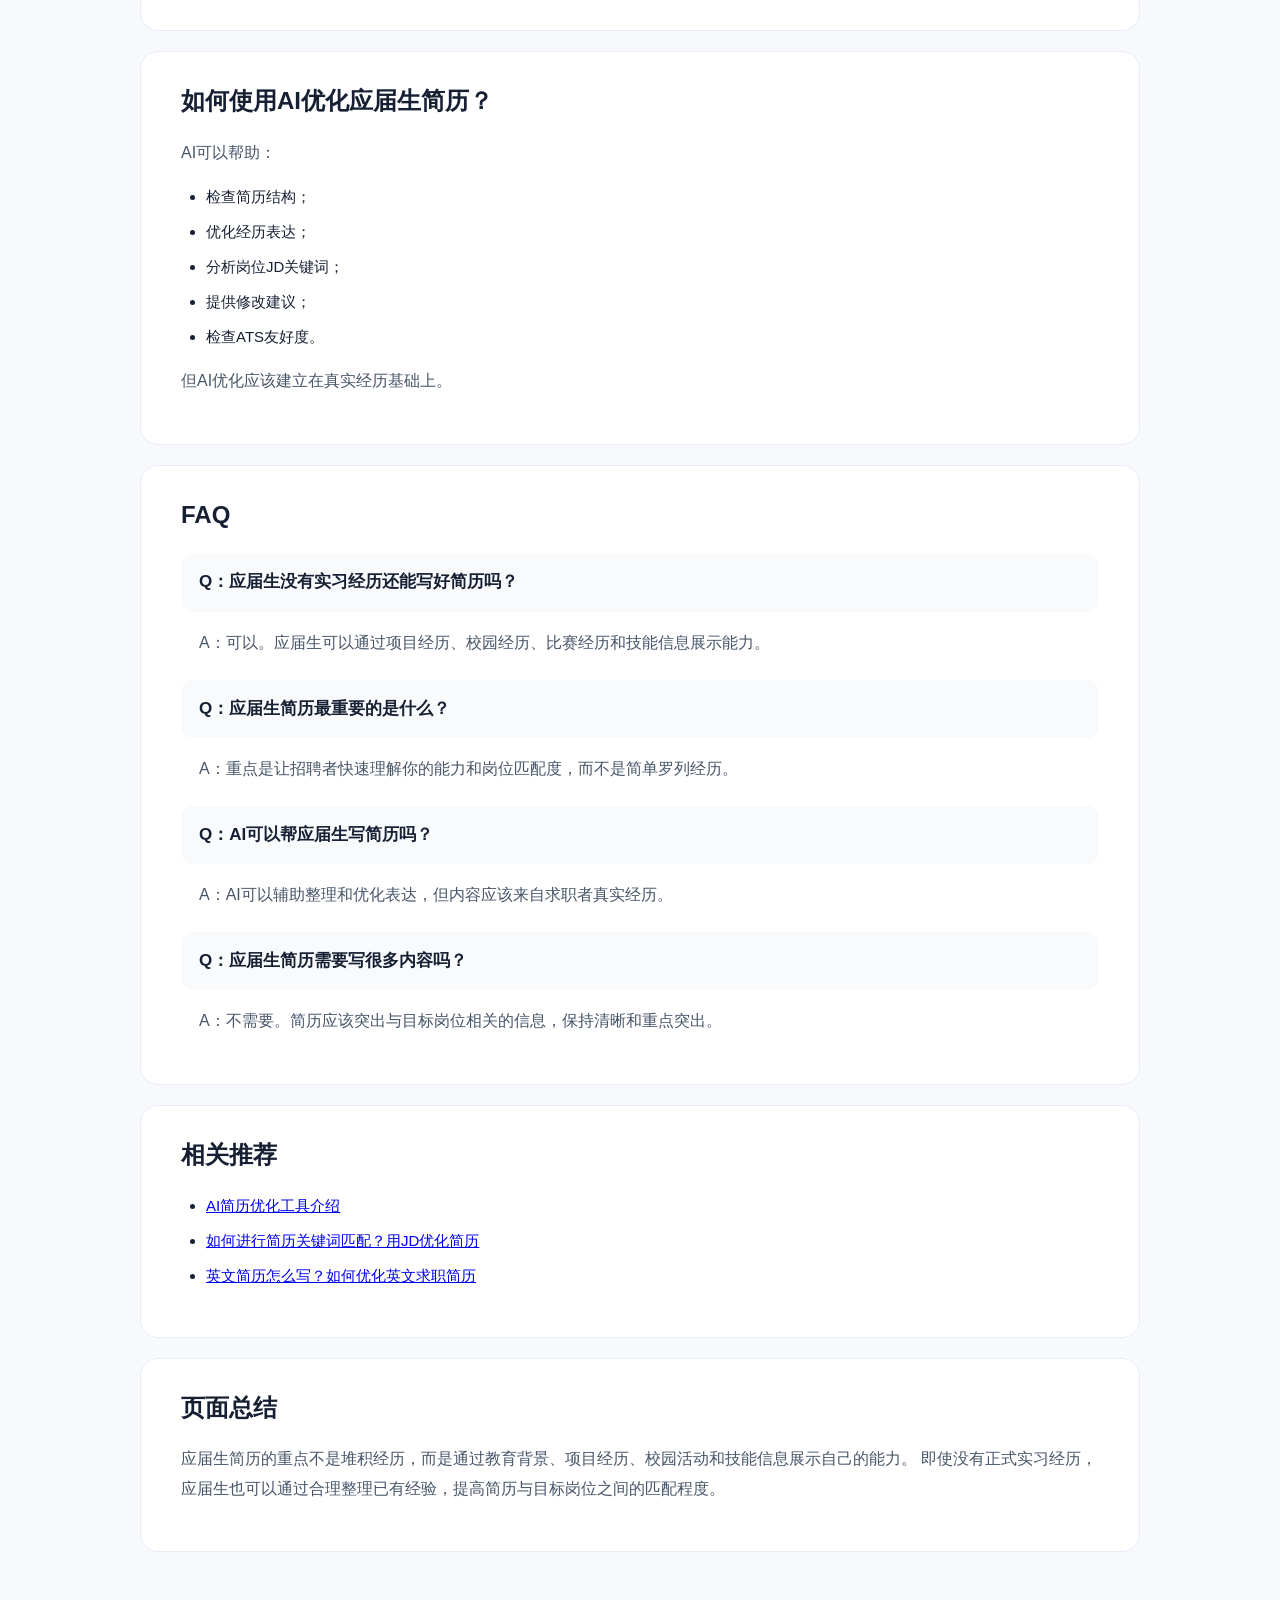
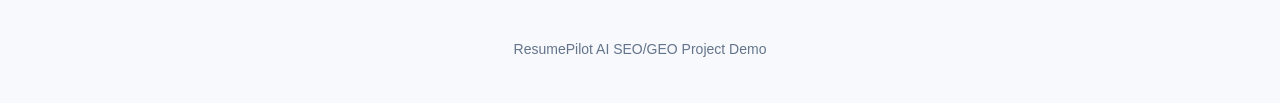
<file: pages/fresh-graduate-resume.html>
<!DOCTYPE html>
<html lang="zh-CN">

<head>

<meta charset="UTF-8">

<meta name="viewport" content="width=device-width, initial-scale=1.0">

<title>
应届生简历怎么写？没有实习经历也能突出优势 | ResumePilot AI
</title>

<meta name="description" content="
应届生简历如何突出优势？本文介绍没有实习经历时如何通过项目经历、校园活动、技能信息和AI优化提升简历质量。
">


<link rel="stylesheet" href="../assets/article.css">


</head>


<body>


<header class="article-header">


<div class="logo">

<span>
ResumePilot AI
</span>


<p>
AI求职SEO知识库
</p>


</div>


<nav>

<a href="../index.html">
首页
</a>


<a href="../index.html#content">
SEO内容体系
</a>


</nav>


</header>






<main class="article-container">



<section class="article-top">


<div class="article-tag">
SEO Knowledge Page
</div>



<h1>
应届生简历怎么写？没有实习经历也能突出优势
</h1>



<p>

应届生简历的核心目标不是展示大量经历，而是通过教育背景、项目经历、校园活动和技能信息，让招聘者了解求职者具备岗位需要的能力。

即使没有正式实习经历，应届生也可以通过合理整理已有经验，突出自己的学习能力、项目能力和岗位匹配度。

</p>



</section>






<section class="article-card toc">


<h2>
内容目录
</h2>



<ul>


<li>
<a href="#content1">
应届生简历应该包含哪些内容？
</a>
</li>


<li>
<a href="#content2">
没有实习经历怎么写简历？
</a>
</li>


<li>
<a href="#content3">
校园经历如何转化为简历优势？
</a>
</li>


<li>
<a href="#content4">
项目经历怎么写更有竞争力？
</a>
</li>


<li>
<a href="#content5">
应届生简历常见错误
</a>
</li>


<li>
<a href="#content6">
如何使用AI优化应届生简历？
</a>
</li>


<li>
<a href="#faq">
FAQ
</a>
</li>


</ul>


</section>








<section class="article-card" id="content1">


<h2>
应届生简历应该包含哪些内容？
</h2>



<p>

一份常见的应届生简历通常包括：

</p>



<ul>

<li>
个人信息
</li>


<li>
教育背景
</li>


<li>
项目经历
</li>


<li>
实习经历（如有）
</li>


<li>
校园经历
</li>


<li>
技能证书
</li>


<li>
其他补充信息
</li>


</ul>



<p>

不同岗位可以根据招聘要求调整模块重点。

</p>



</section>







<section class="article-card" id="content2">


<h2>
没有实习经历怎么写简历？
</h2>



<p>

没有实习经历并不代表没有可展示内容。

</p>



<p>

应届生可以重点挖掘：

</p>



<div class="feature-grid">


<div>

<h3>
01 课程项目
</h3>


<p>

描述项目目标、个人负责内容、使用的方法和最终结果。

</p>

</div>



<div>

<h3>
02 校园经历
</h3>


<p>

展示组织能力、沟通能力、团队协作能力。

</p>

</div>



<div>

<h3>
03 比赛经历
</h3>


<p>

突出分析能力、解决问题能力和成果。

</p>

</div>



<div>

<h3>
04 技能能力
</h3>


<p>

展示与岗位相关的软件、工具或专业技能。

</p>

</div>



</div>


</section>
<section class="article-card" id="content3">


<h2>
校园经历如何转化为简历优势？
</h2>



<p>

不要只写：

</p>



<p>

“参加学生会活动。”

</p>



<p>

应该说明：

</p>



<ul>

<li>
负责什么任务；
</li>


<li>
使用什么方法；
</li>


<li>
产生什么结果。
</li>


</ul>



<p>

例如：

</p>



<p>

负责校园活动组织，可以优化为：

</p>



<p>

参与校园活动策划与执行，协调团队成员完成活动流程设计和现场管理。

</p>



</section>








<section class="article-card" id="content4">


<h2>
项目经历怎么写更有竞争力？
</h2>



<p>

项目经历建议采用：

</p>



<div class="process-list">


<div>

背景

</div>



<div>

行动

</div>



<div>

结果

</div>



</div>



<p>

例如：

</p>



<h3>
背景：
</h3>


<p>

参与校园数据分析项目。

</p>




<h3>
行动：
</h3>


<p>

负责数据整理、分析和报告制作。

</p>




<h3>
结果：
</h3>


<p>

输出分析报告并提出优化建议。

</p>



</section>








<section class="article-card" id="content5">


<h2>
应届生简历常见错误
</h2>



<ul>


<li>
只描述任务，不体现能力。
</li>


<li>
内容过于空泛。
</li>


<li>
没有针对岗位调整简历。
</li>


<li>
使用复杂格式影响阅读。
</li>


<li>
编造不存在的经历。
</li>



</ul>



</section>








<section class="article-card" id="content6">


<h2>
如何使用AI优化应届生简历？
</h2>



<p>

AI可以帮助：

</p>



<ul>


<li>
检查简历结构；
</li>


<li>
优化经历表达；
</li>


<li>
分析岗位JD关键词；
</li>


<li>
提供修改建议；
</li>


<li>
检查ATS友好度。
</li>


</ul>



<p>

但AI优化应该建立在真实经历基础上。

</p>



</section>








<section class="article-card faq" id="faq">


<h2>
FAQ
</h2>




<h3>
Q：应届生没有实习经历还能写好简历吗？
</h3>



<p>

A：可以。应届生可以通过项目经历、校园经历、比赛经历和技能信息展示能力。

</p>





<h3>
Q：应届生简历最重要的是什么？
</h3>



<p>

A：重点是让招聘者快速理解你的能力和岗位匹配度，而不是简单罗列经历。

</p>





<h3>
Q：AI可以帮应届生写简历吗？
</h3>



<p>

A：AI可以辅助整理和优化表达，但内容应该来自求职者真实经历。

</p>





<h3>
Q：应届生简历需要写很多内容吗？
</h3>



<p>

A：不需要。简历应该突出与目标岗位相关的信息，保持清晰和重点突出。

</p>




</section>


<section class="article-card">


<h2>
相关推荐
</h2>


<ul>


<li>
<a href="ai-resume-tool.html">
AI简历优化工具介绍
</a>
</li>


<li>
<a href="jd-keyword-match.html">
如何进行简历关键词匹配？用JD优化简历
</a>
</li>


<li>
<a href="english-resume-guide.html">
英文简历怎么写？如何优化英文求职简历
</a>
</li>


</ul>


</section>





<section class="article-card">


<h2>
页面总结
</h2>



<p>

应届生简历的重点不是堆积经历，而是通过教育背景、项目经历、校园活动和技能信息展示自己的能力。

即使没有正式实习经历，应届生也可以通过合理整理已有经验，提高简历与目标岗位之间的匹配程度。

</p>



</section>





</main>





<footer>

ResumePilot AI SEO/GEO Project Demo

</footer>





</body>

</html>
</file>
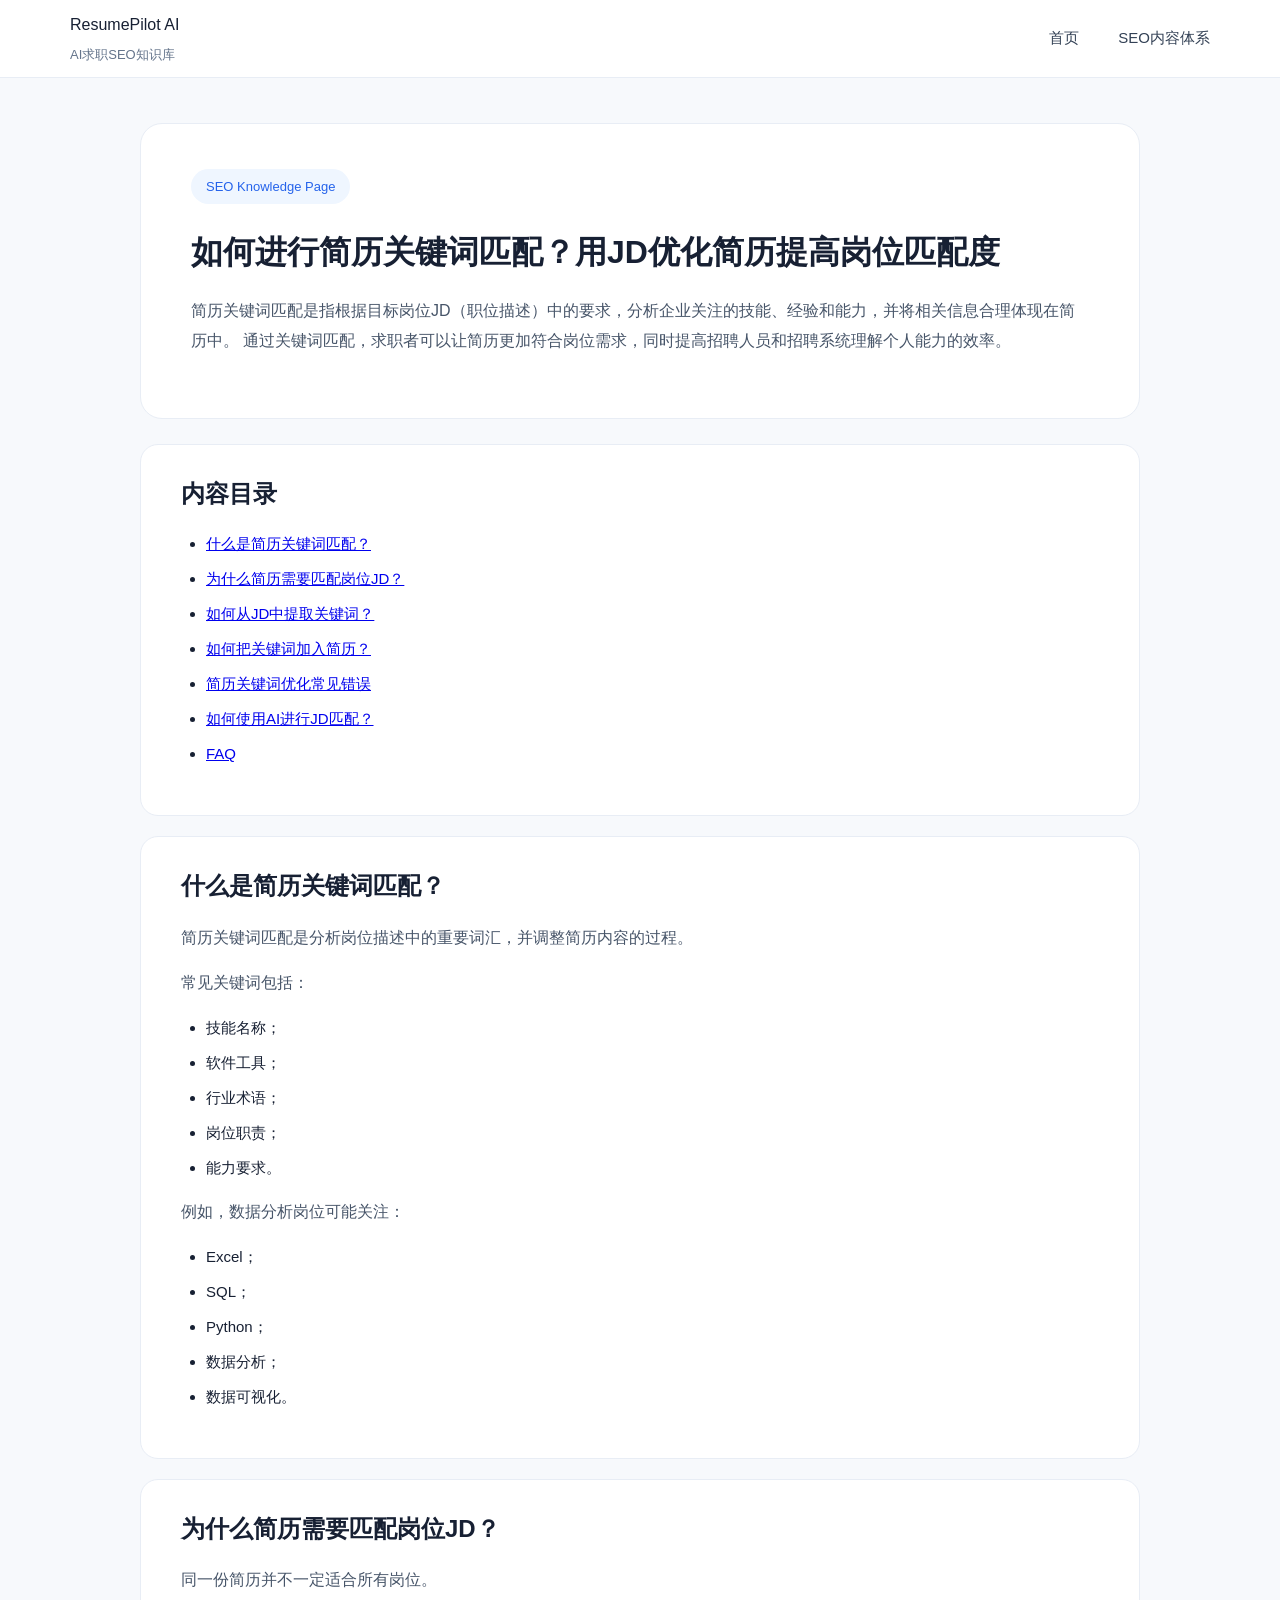
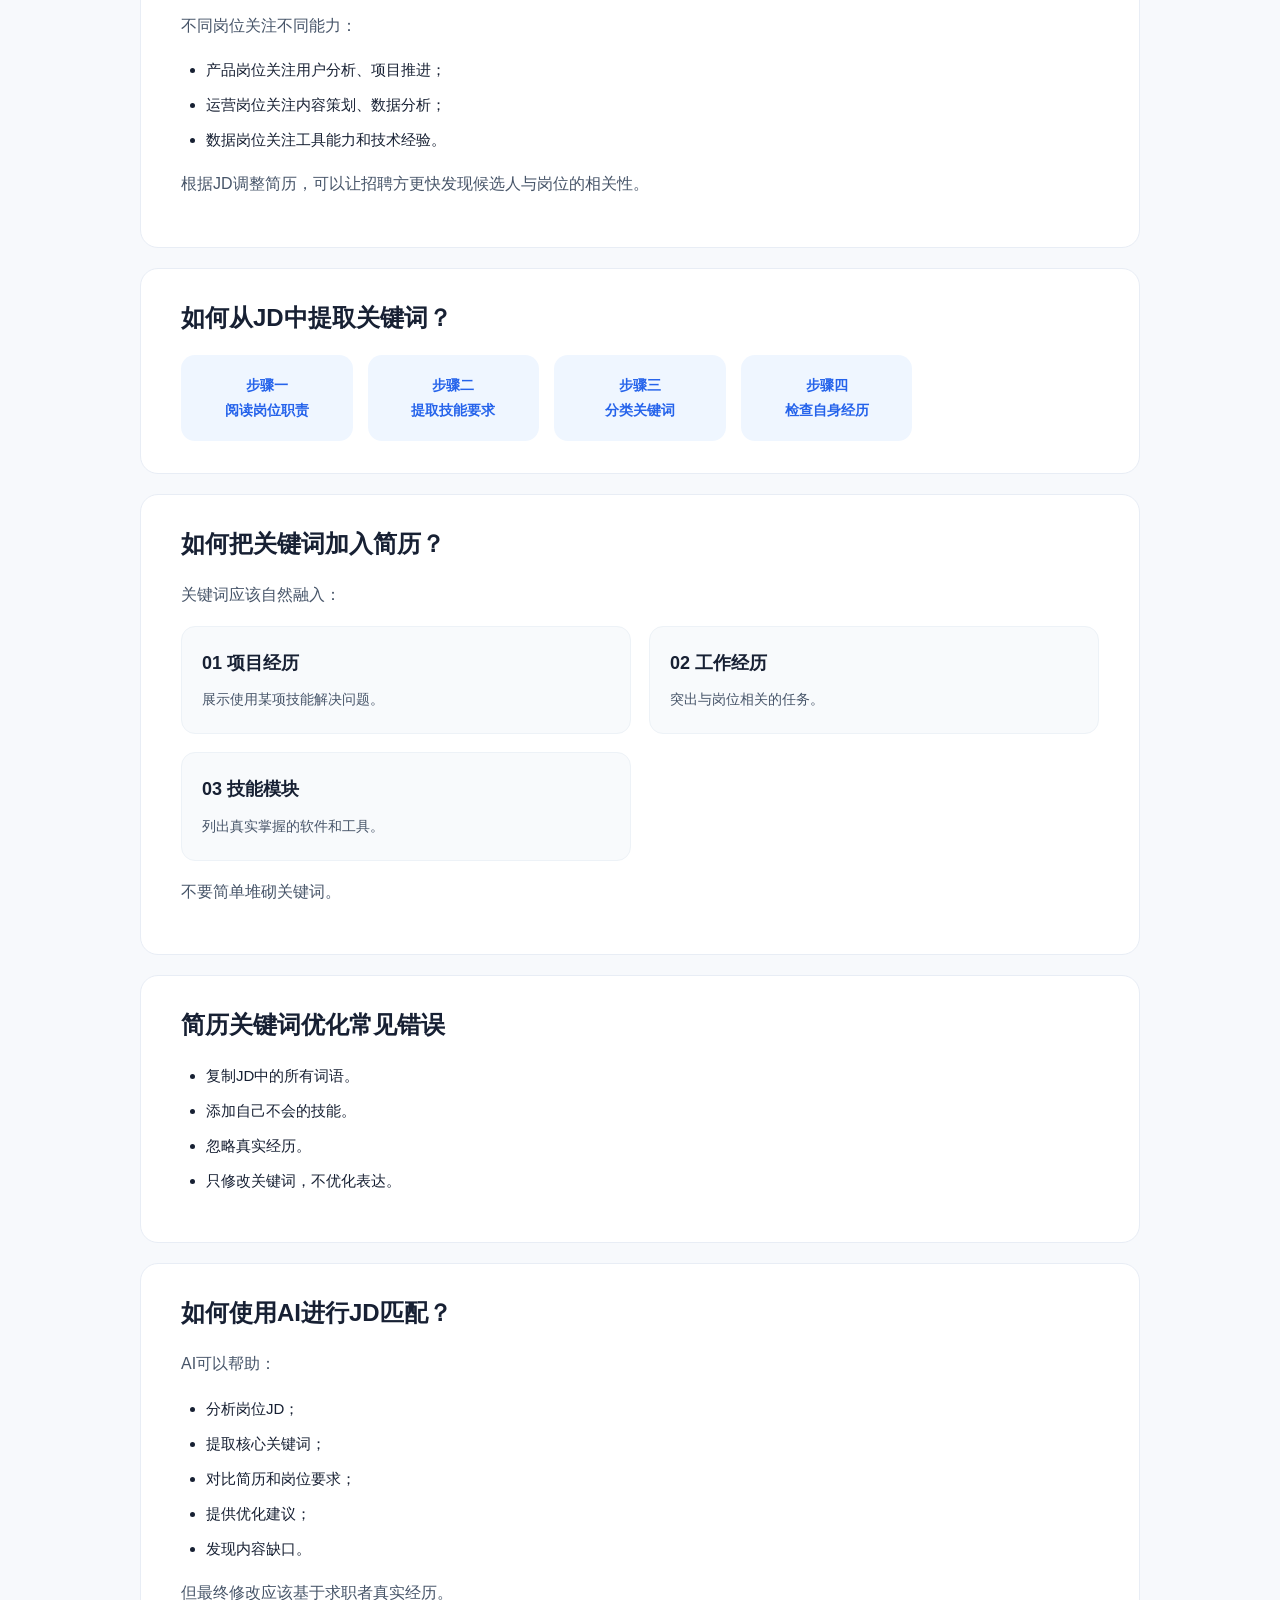
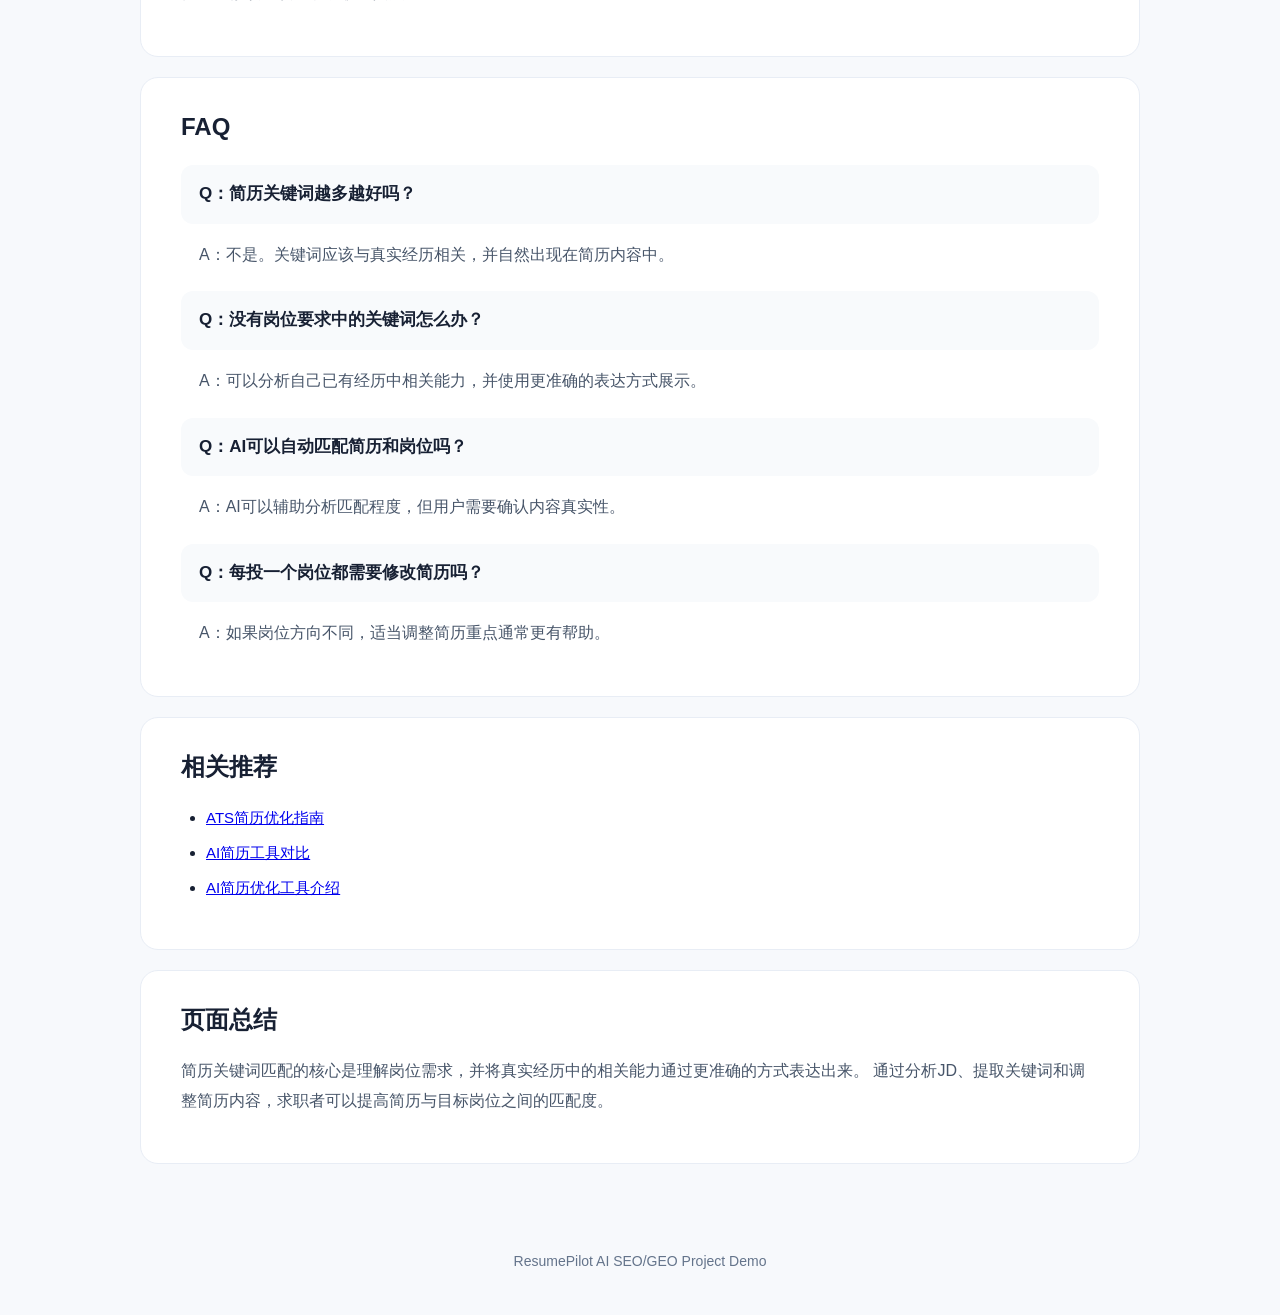
<file: pages/jd-keyword-match.html>
<!DOCTYPE html>
<html lang="zh-CN">

<head>

<meta charset="UTF-8">

<meta name="viewport" content="width=device-width, initial-scale=1.0">


<title>
如何进行简历关键词匹配？用JD优化简历提高岗位匹配度 | ResumePilot AI
</title>


<meta name="description" content="
简历关键词匹配指南，介绍如何从岗位JD提取关键词，并优化简历内容，提高岗位匹配度。
">


<link rel="stylesheet" href="../assets/article.css">


</head>


<body>



<header class="article-header">


<div class="logo">


<span>
ResumePilot AI
</span>


<p>
AI求职SEO知识库
</p>


</div>



<nav>


<a href="../index.html">
首页
</a>


<a href="../index.html#content">
SEO内容体系
</a>


</nav>


</header>






<main class="article-container">





<section class="article-top">


<div class="article-tag">
SEO Knowledge Page
</div>



<h1>
如何进行简历关键词匹配？用JD优化简历提高岗位匹配度
</h1>



<p>

简历关键词匹配是指根据目标岗位JD（职位描述）中的要求，分析企业关注的技能、经验和能力，并将相关信息合理体现在简历中。

通过关键词匹配，求职者可以让简历更加符合岗位需求，同时提高招聘人员和招聘系统理解个人能力的效率。

</p>


</section>







<section class="article-card toc">


<h2>
内容目录
</h2>



<ul>


<li>

<a href="#definition">
什么是简历关键词匹配？
</a>

</li>



<li>

<a href="#why">
为什么简历需要匹配岗位JD？
</a>

</li>



<li>

<a href="#extract">
如何从JD中提取关键词？
</a>

</li>



<li>

<a href="#add">
如何把关键词加入简历？
</a>

</li>



<li>

<a href="#error">
简历关键词优化常见错误
</a>

</li>



<li>

<a href="#ai">
如何使用AI进行JD匹配？
</a>

</li>



<li>

<a href="#faq">
FAQ
</a>

</li>


</ul>


</section>








<section class="article-card" id="definition">


<h2>
什么是简历关键词匹配？
</h2>



<p>

简历关键词匹配是分析岗位描述中的重要词汇，并调整简历内容的过程。

</p>



<p>

常见关键词包括：

</p>



<ul>


<li>
技能名称；
</li>


<li>
软件工具；
</li>


<li>
行业术语；
</li>


<li>
岗位职责；
</li>


<li>
能力要求。
</li>


</ul>



<p>

例如，数据分析岗位可能关注：

</p>



<ul>


<li>
Excel；
</li>


<li>
SQL；
</li>


<li>
Python；
</li>


<li>
数据分析；
</li>


<li>
数据可视化。
</li>


</ul>



</section>









<section class="article-card" id="why">


<h2>
为什么简历需要匹配岗位JD？
</h2>



<p>

同一份简历并不一定适合所有岗位。

</p>



<p>

不同岗位关注不同能力：

</p>



<ul>


<li>
产品岗位关注用户分析、项目推进；
</li>


<li>
运营岗位关注内容策划、数据分析；
</li>


<li>
数据岗位关注工具能力和技术经验。
</li>


</ul>



<p>

根据JD调整简历，可以让招聘方更快发现候选人与岗位的相关性。

</p>



</section>








<section class="article-card" id="extract">


<h2>
如何从JD中提取关键词？
</h2>



<div class="process-list">


<div>

步骤一

<br>

阅读岗位职责

</div>



<div>

步骤二

<br>

提取技能要求

</div>



<div>

步骤三

<br>

分类关键词

</div>



<div>

步骤四

<br>

检查自身经历

</div>



</div>



</section>
<section class="article-card" id="add">


<h2>
如何把关键词加入简历？
</h2>



<p>

关键词应该自然融入：

</p>




<div class="feature-grid">



<div>

<h3>
01 项目经历
</h3>


<p>

展示使用某项技能解决问题。

</p>


</div>





<div>

<h3>
02 工作经历
</h3>


<p>

突出与岗位相关的任务。

</p>


</div>





<div>

<h3>
03 技能模块
</h3>


<p>

列出真实掌握的软件和工具。

</p>


</div>




</div>




<p>

不要简单堆砌关键词。

</p>



</section>









<section class="article-card" id="error">


<h2>
简历关键词优化常见错误
</h2>




<ul>


<li>
复制JD中的所有词语。
</li>


<li>
添加自己不会的技能。
</li>


<li>
忽略真实经历。
</li>


<li>
只修改关键词，不优化表达。
</li>


</ul>



</section>









<section class="article-card" id="ai">


<h2>
如何使用AI进行JD匹配？
</h2>



<p>

AI可以帮助：

</p>



<ul>


<li>
分析岗位JD；
</li>


<li>
提取核心关键词；
</li>


<li>
对比简历和岗位要求；
</li>


<li>
提供优化建议；
</li>


<li>
发现内容缺口。
</li>


</ul>




<p>

但最终修改应该基于求职者真实经历。

</p>



</section>









<section class="article-card faq" id="faq">


<h2>
FAQ
</h2>





<h3>
Q：简历关键词越多越好吗？
</h3>



<p>

A：不是。关键词应该与真实经历相关，并自然出现在简历内容中。

</p>






<h3>
Q：没有岗位要求中的关键词怎么办？
</h3>



<p>

A：可以分析自己已有经历中相关能力，并使用更准确的表达方式展示。

</p>






<h3>
Q：AI可以自动匹配简历和岗位吗？
</h3>



<p>

A：AI可以辅助分析匹配程度，但用户需要确认内容真实性。

</p>






<h3>
Q：每投一个岗位都需要修改简历吗？
</h3>



<p>

A：如果岗位方向不同，适当调整简历重点通常更有帮助。

</p>





</section>


<section class="article-card">


<h2>
相关推荐
</h2>


<ul>


<li>
<a href="ats-resume-guide.html">
ATS简历优化指南
</a>
</li>


<li>
<a href="ai-resume-comparison.html">
AI简历工具对比
</a>
</li>


<li>
<a href="ai-resume-tool.html">
AI简历优化工具介绍
</a>
</li>


</ul>


</section>






<section class="article-card">


<h2>
页面总结
</h2>



<p>

简历关键词匹配的核心是理解岗位需求，并将真实经历中的相关能力通过更准确的方式表达出来。

通过分析JD、提取关键词和调整简历内容，求职者可以提高简历与目标岗位之间的匹配度。

</p>



</section>







</main>







<footer>

ResumePilot AI SEO/GEO Project Demo

</footer>







</body>

</html>
</file>
<file: assets/style.css>
*{
box-sizing:border-box;
}


body{

margin:0;

font-family:
"Microsoft YaHei",
Arial,
sans-serif;

background:#f6f8fc;

color:#172033;

}



/* 顶部导航 */

.navbar{

height:80px;

background:white;

display:flex;

align-items:center;

justify-content:space-between;

padding:0 70px;

border-bottom:1px solid #e8edf5;

position:sticky;

top:0;

z-index:10;

}



.logo-area{

display:flex;

align-items:center;

gap:15px;

}



.logo-icon{

width:42px;

height:42px;

background:#2563eb;

color:white;

font-size:26px;

font-weight:bold;

display:flex;

align-items:center;

justify-content:center;

border-radius:12px;

}



.logo-area h1{

margin:0;

font-size:22px;

}



.logo-area p{

margin:5px 0 0;

font-size:13px;

color:#64748b;

}



nav{

display:flex;

gap:35px;

}



nav a{

text-decoration:none;

color:#334155;

font-size:15px;

}





/* Hero */


.hero{

max-width:1400px;

margin:50px auto;

background:white;

border-radius:28px;

padding:70px;

display:grid;

grid-template-columns:1fr 500px;

gap:50px;

box-shadow:
0 20px 50px rgba(0,0,0,.05);

}




.tag{

display:inline-block;

background:#eaf2ff;

color:#2563eb;

padding:8px 18px;

border-radius:30px;

font-size:14px;

}



.hero h2{

font-size:52px;

line-height:1.25;

margin:35px 0;

}



.hero h2 span{

color:#2563eb;

}



.hero p{

font-size:18px;

line-height:2;

color:#475569;

}



.buttons{

display:flex;

gap:20px;

margin-top:35px;

}



.primary,
.secondary{

padding:15px 30px;

border-radius:10px;

text-decoration:none;

cursor:pointer;

}



.primary{

background:#2563eb;

color:white;

}



.secondary{

border:1px solid #2563eb;

color:#2563eb;

}





/* dashboard */


.dashboard{

background:#f8fafc;

border-radius:24px;

padding:30px;

}



.dashboard h3{

font-size:24px;

}



.stats{

display:grid;

grid-template-columns:1fr 1fr;

gap:20px;

}



.stat-card{

background:white;

padding:25px;

border-radius:18px;

box-shadow:
0 10px 30px rgba(0,0,0,.05);

}



.stat-card p{

color:#64748b;

}



.stat-card strong{

font-size:40px;

color:#2563eb;

}



.platform-card{

margin-top:25px;

background:white;

padding:25px;

border-radius:18px;

font-size:18px;

}








/* 通用区域 */


.section{

max-width:1400px;

margin:80px auto;

}



.section h2{

text-align:center;

font-size:38px;

}



.desc{

text-align:center;

color:#64748b;

font-size:18px;

margin-bottom:40px;

}






/* 交付物 */

.grid{

display:grid;

grid-template-columns:
repeat(4,1fr);

gap:25px;

}



.box{

background:white;

border-radius:20px;

padding:35px;

min-height:180px;

box-shadow:
0 10px 30px rgba(0,0,0,.05);

}



.box span{

font-size:30px;

color:#2563eb;

}



.box h3{

margin-top:25px;

}







/* 内容体系 */


.content-grid{

display:grid;

grid-template-columns:
repeat(4,1fr);

gap:25px;

}



.content-grid div,
.content-grid a{

background:white;

padding:35px;

border-radius:20px;

text-decoration:none;

color:#172033;

font-size:20px;

font-weight:bold;

box-shadow:
0 10px 30px rgba(0,0,0,.05);

}







/* GEO */


.geo-number{

display:grid;

grid-template-columns:
repeat(4,1fr);

gap:25px;

margin-bottom:40px;

}



.geo-number div{

background:white;

padding:25px;

border-radius:18px;

}



.geo-number b{

display:block;

font-size:35px;

color:#2563eb;

margin-top:10px;

}



table{

width:100%;

background:white;

border-collapse:collapse;

border-radius:20px;

overflow:hidden;

}



th{

background:#eff6ff;

}



th,td{

padding:20px;

border-bottom:1px solid #eee;

text-align:left;

}







/* 方法论 */


.process{

display:grid;

grid-template-columns:
repeat(6,1fr);

gap:20px;

}



.process div{

background:white;

padding:30px;

border-radius:20px;

text-align:center;

font-size:18px;

}





/* 报告 */


.report{

max-width:1400px;

margin:80px auto;

background:
linear-gradient(120deg,#2563eb,#7c3aed);

color:white;

padding:60px;

border-radius:25px;

}



.report button{

padding:15px 30px;

border-radius:10px;

border:none;

}





footer{

text-align:center;

padding:40px;

color:#64748b;

}






@media(max-width:900px){

.hero{

grid-template-columns:1fr;

padding:30px;

}


.grid,
.content-grid{

grid-template-columns:1fr;

}


nav{

display:none;

}

}
</file>
<file: assets/article.css>
/* =================================
ResumePilot AI SEO Article CSS
文章知识库页面专用
================================= */


*{
    box-sizing:border-box;
}



body{

    margin:0;

    background:#f7f9fc;

    color:#172033;

    font-family:
    "Microsoft YaHei",
    Arial,
    sans-serif;

    line-height:1.8;

}



/* =========================
顶部导航
========================= */


.article-header{

    height:78px;

    background:#ffffff;

    border-bottom:1px solid #e8edf5;

    display:flex;

    justify-content:space-between;

    align-items:center;

    padding:0 70px;

}



.logo h1{

    margin:0;

    font-size:26px;

    color:#2563eb;

    font-weight:700;

}



.logo p{

    margin:3px 0 0;

    color:#64748b;

    font-size:13px;

}



.article-header nav a{

    text-decoration:none;

    color:#334155;

    margin-left:35px;

    font-size:15px;

}





/* =========================
主体区域
========================= */


.article-container{


    max-width:1000px;

    margin:45px auto;

}



/* =========================
顶部标题区域
========================= */


.article-top{


    background:white;

    padding:45px 50px;

    border-radius:22px;

    border:1px solid #e8edf5;

    margin-bottom:25px;


}



.article-tag{


    display:inline-block;

    padding:6px 15px;

    border-radius:20px;

    background:#eff6ff;

    color:#2563eb;

    font-size:13px;


}



.article-top h1{


    font-size:32px;

    line-height:1.45;

    margin:25px 0 20px;

    font-weight:700;


}



.article-top p{


    font-size:16px;

    color:#475569;

    line-height:1.9;


}






/* =========================
内容卡片
========================= */


.article-card{


    background:#ffffff;

    padding:32px 40px;

    border-radius:18px;

    border:1px solid #e8edf5;

    margin-bottom:20px;


}




.article-card h2{


    font-size:24px;

    line-height:1.4;

    margin:0 0 20px;

    font-weight:700;


}



.article-card h3{


    font-size:18px;

    margin-top:25px;

    margin-bottom:10px;


}



.article-card p{


    font-size:16px;

    color:#475569;

    line-height:1.85;


}



.article-card ul{


    padding-left:25px;


}



.article-card li{


    margin:8px 0;

    font-size:15px;

}





/* =========================
功能卡片
========================= */


.feature-grid{


    display:grid;

    grid-template-columns:repeat(2,1fr);

    gap:18px;


}



.feature-grid div{


    background:#f8fafc;

    padding:20px;

    border-radius:14px;

    border:1px solid #edf2f7;


}



.feature-grid h3{


    margin:0 0 8px;

    font-size:18px;

    color:#172033;


}



.feature-grid p{


    margin:0;

    font-size:14px;

}





/* =========================
流程模块
========================= */


.process-list{


    display:grid;

    grid-template-columns:repeat(5,1fr);

    gap:15px;


}



.process-list div{


    background:#eff6ff;

    color:#2563eb;

    border-radius:14px;

    padding:18px 10px;

    text-align:center;

    font-size:14px;

    font-weight:600;


}





/* =========================
FAQ
========================= */


.faq h3{


    background:#f8fafc;

    padding:14px 18px;

    border-radius:12px;

    margin-top:22px;

    font-size:17px;


}



.faq p{


    padding-left:18px;


}





/* =========================
Footer
========================= */


footer{


    text-align:center;

    padding:40px;

    color:#64748b;

    font-size:14px;


}





/* =========================
移动端
========================= */


@media(max-width:900px){


.article-container{

    margin:20px;

}



.article-top,
.article-card{

    padding:25px;

}



.feature-grid{

    grid-template-columns:1fr;

}



.process-list{

    grid-template-columns:1fr;

}



.article-top h1{

    font-size:28px;

}


.article-header{

    padding:0 20px;

}


}
</file>
